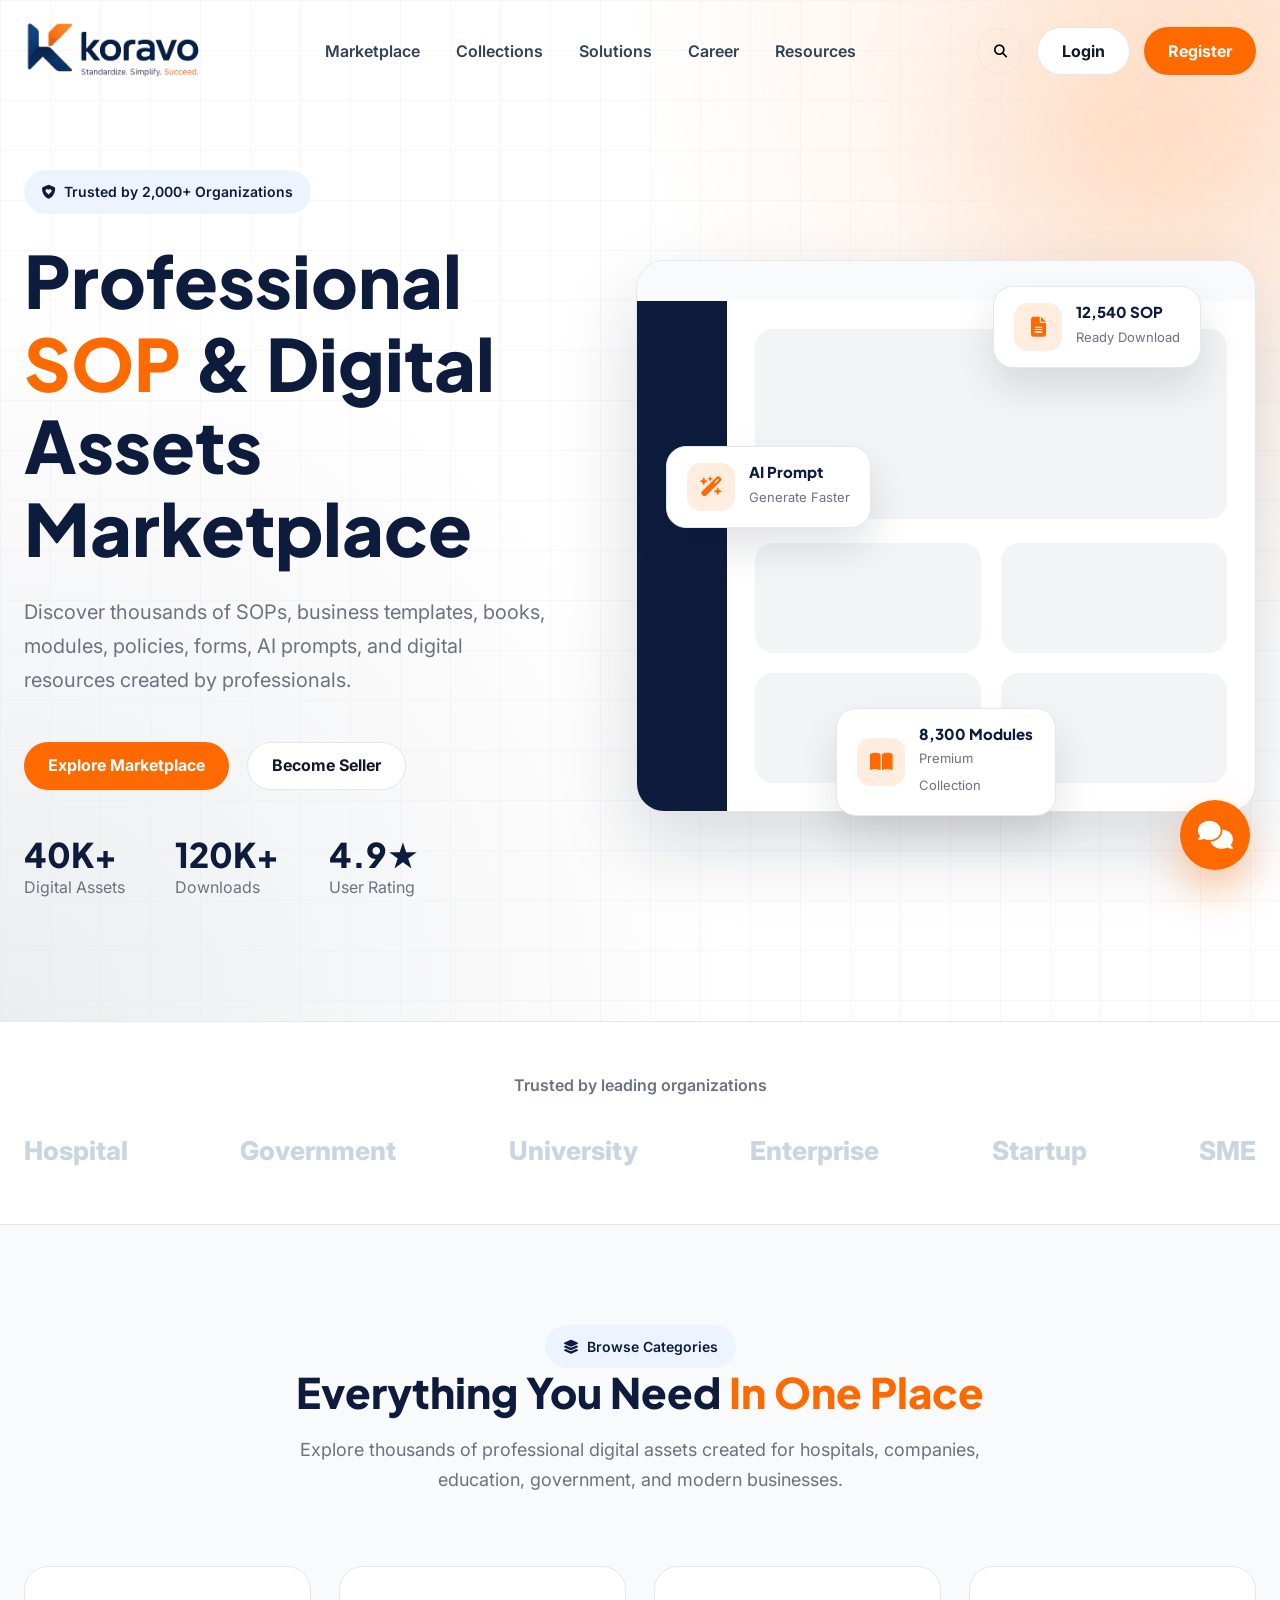
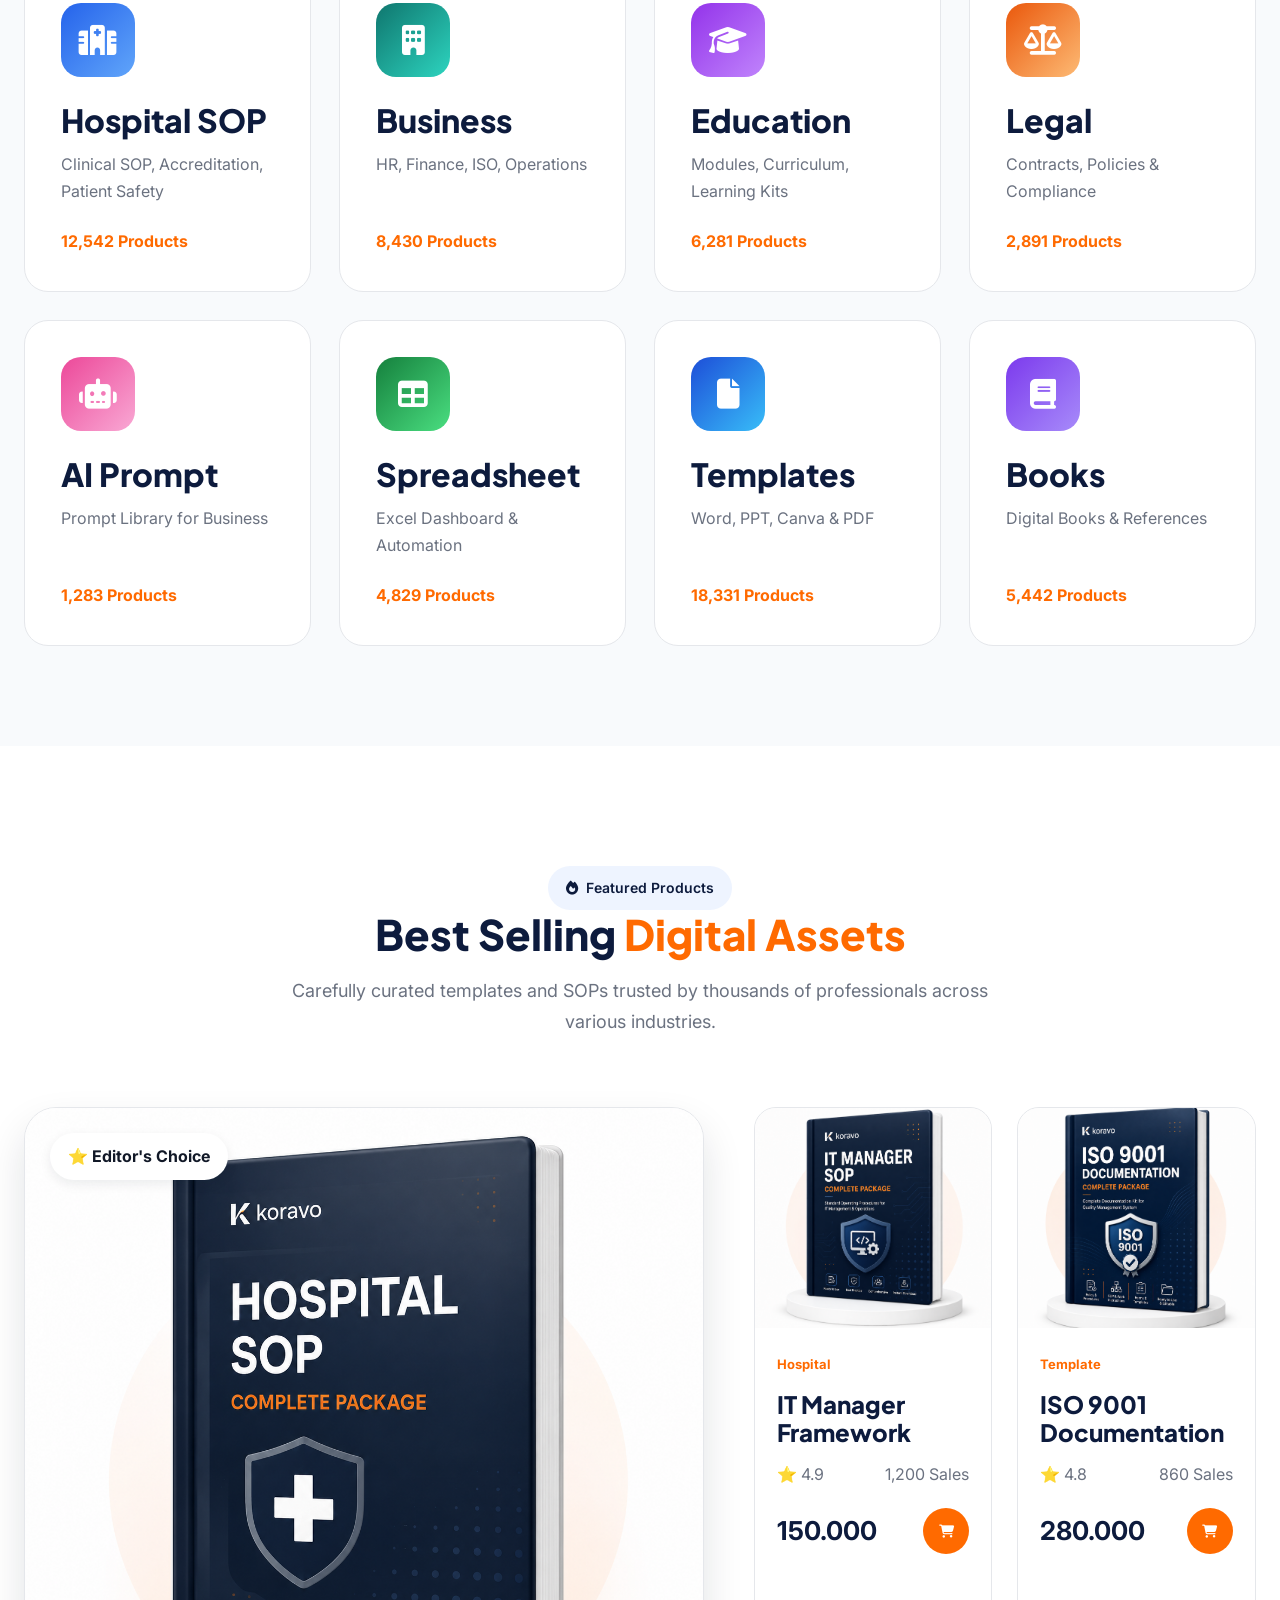
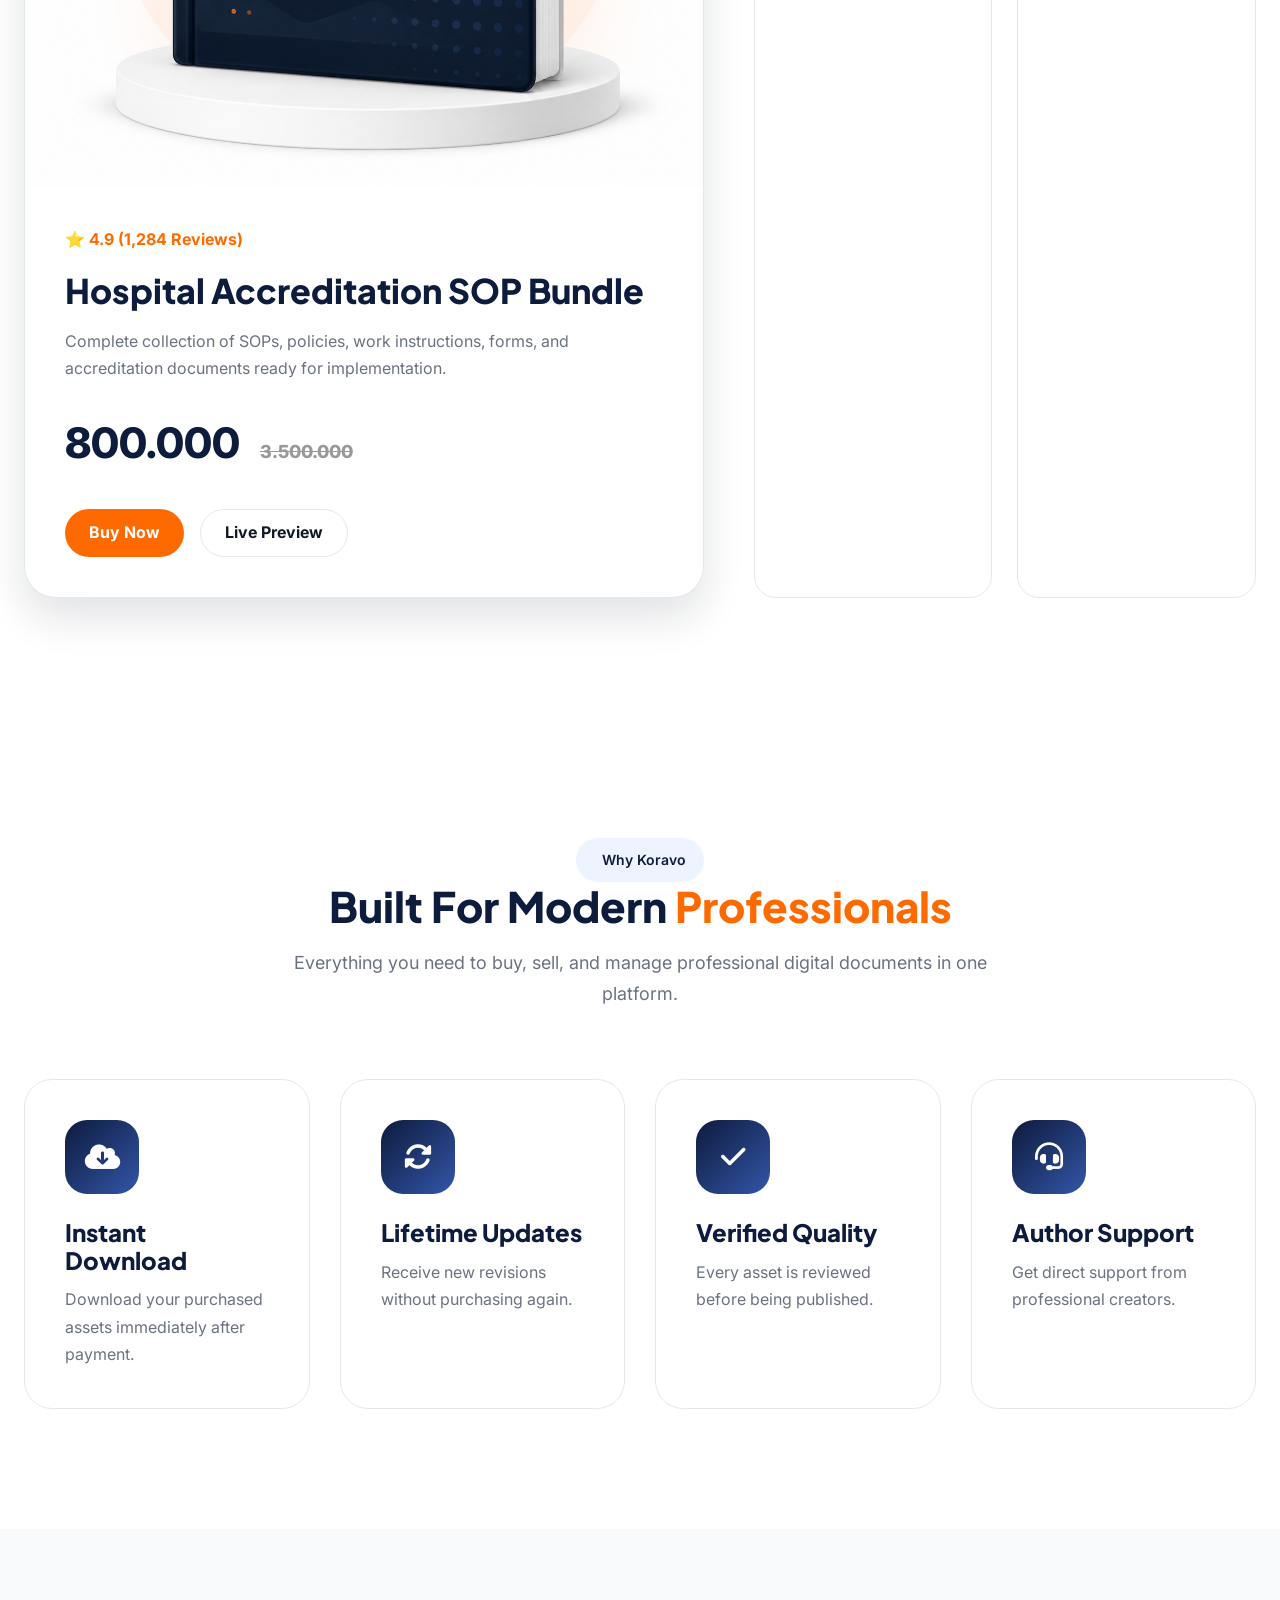
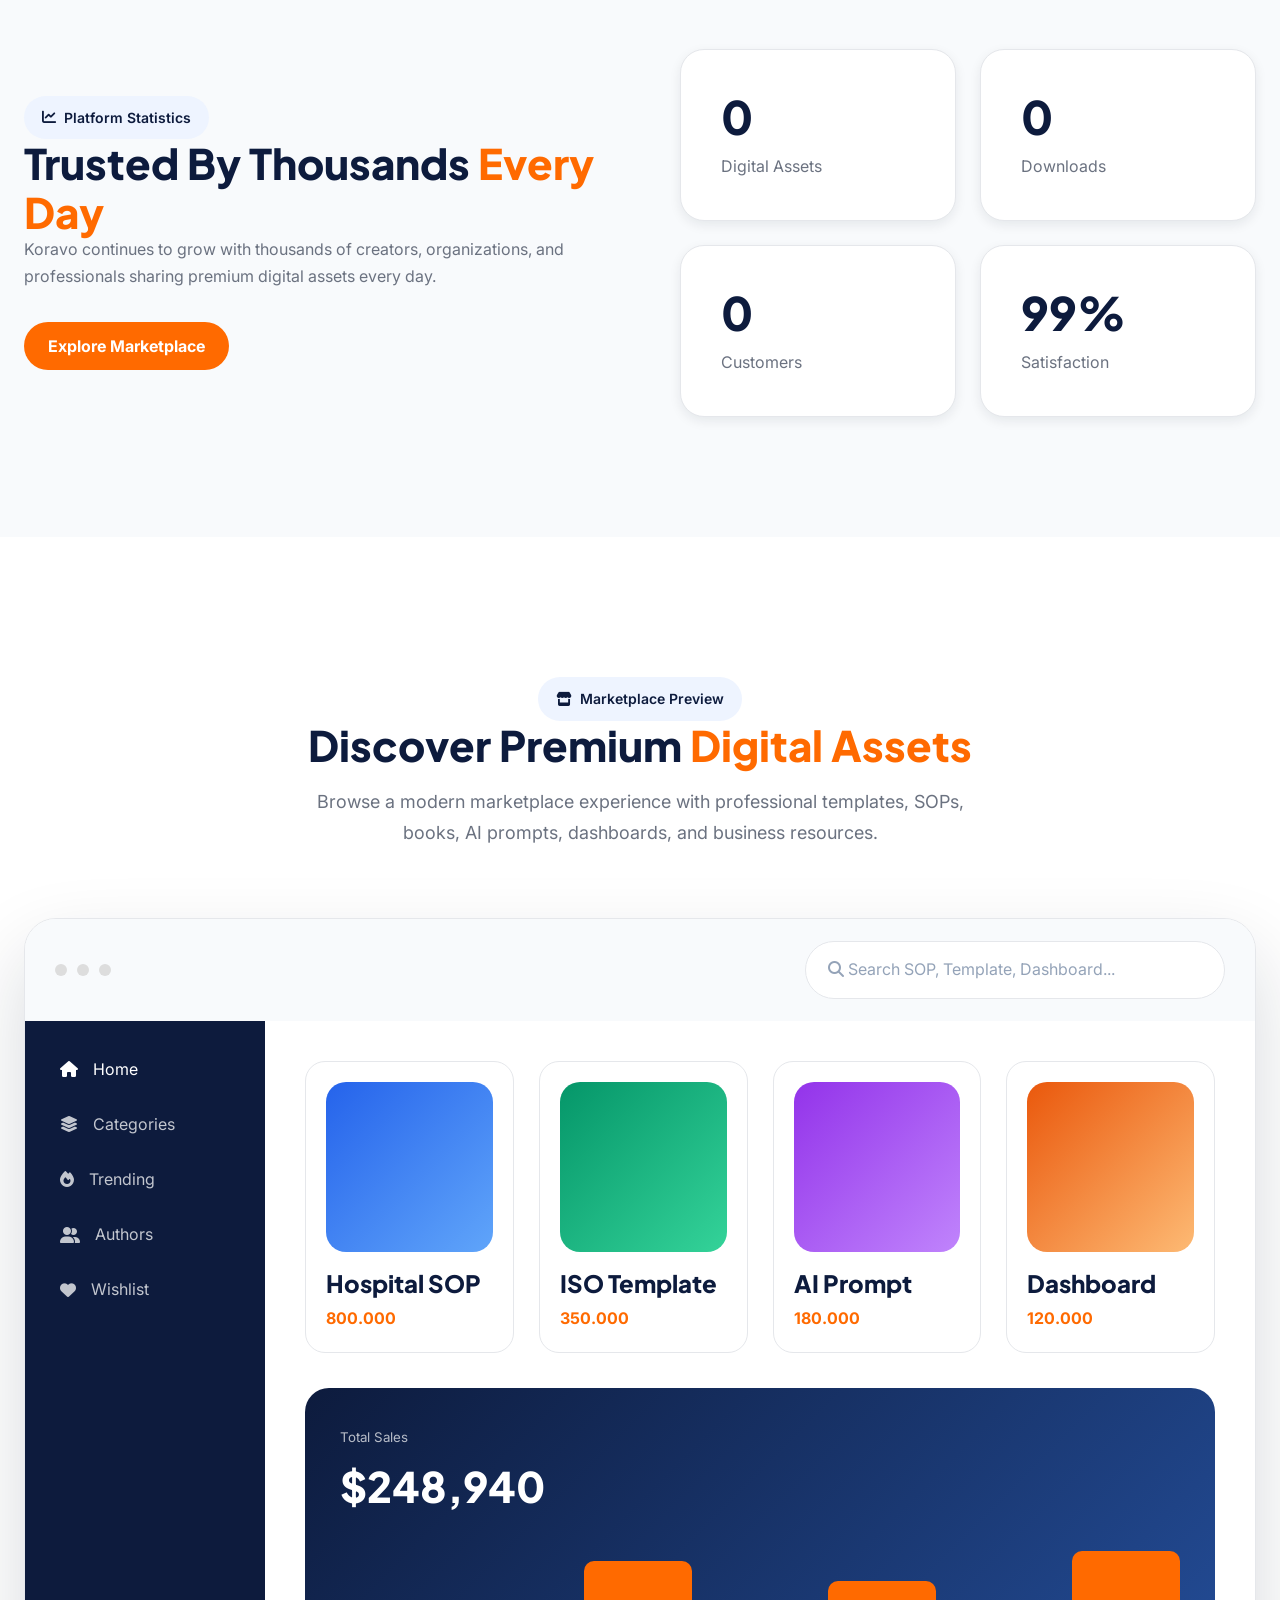
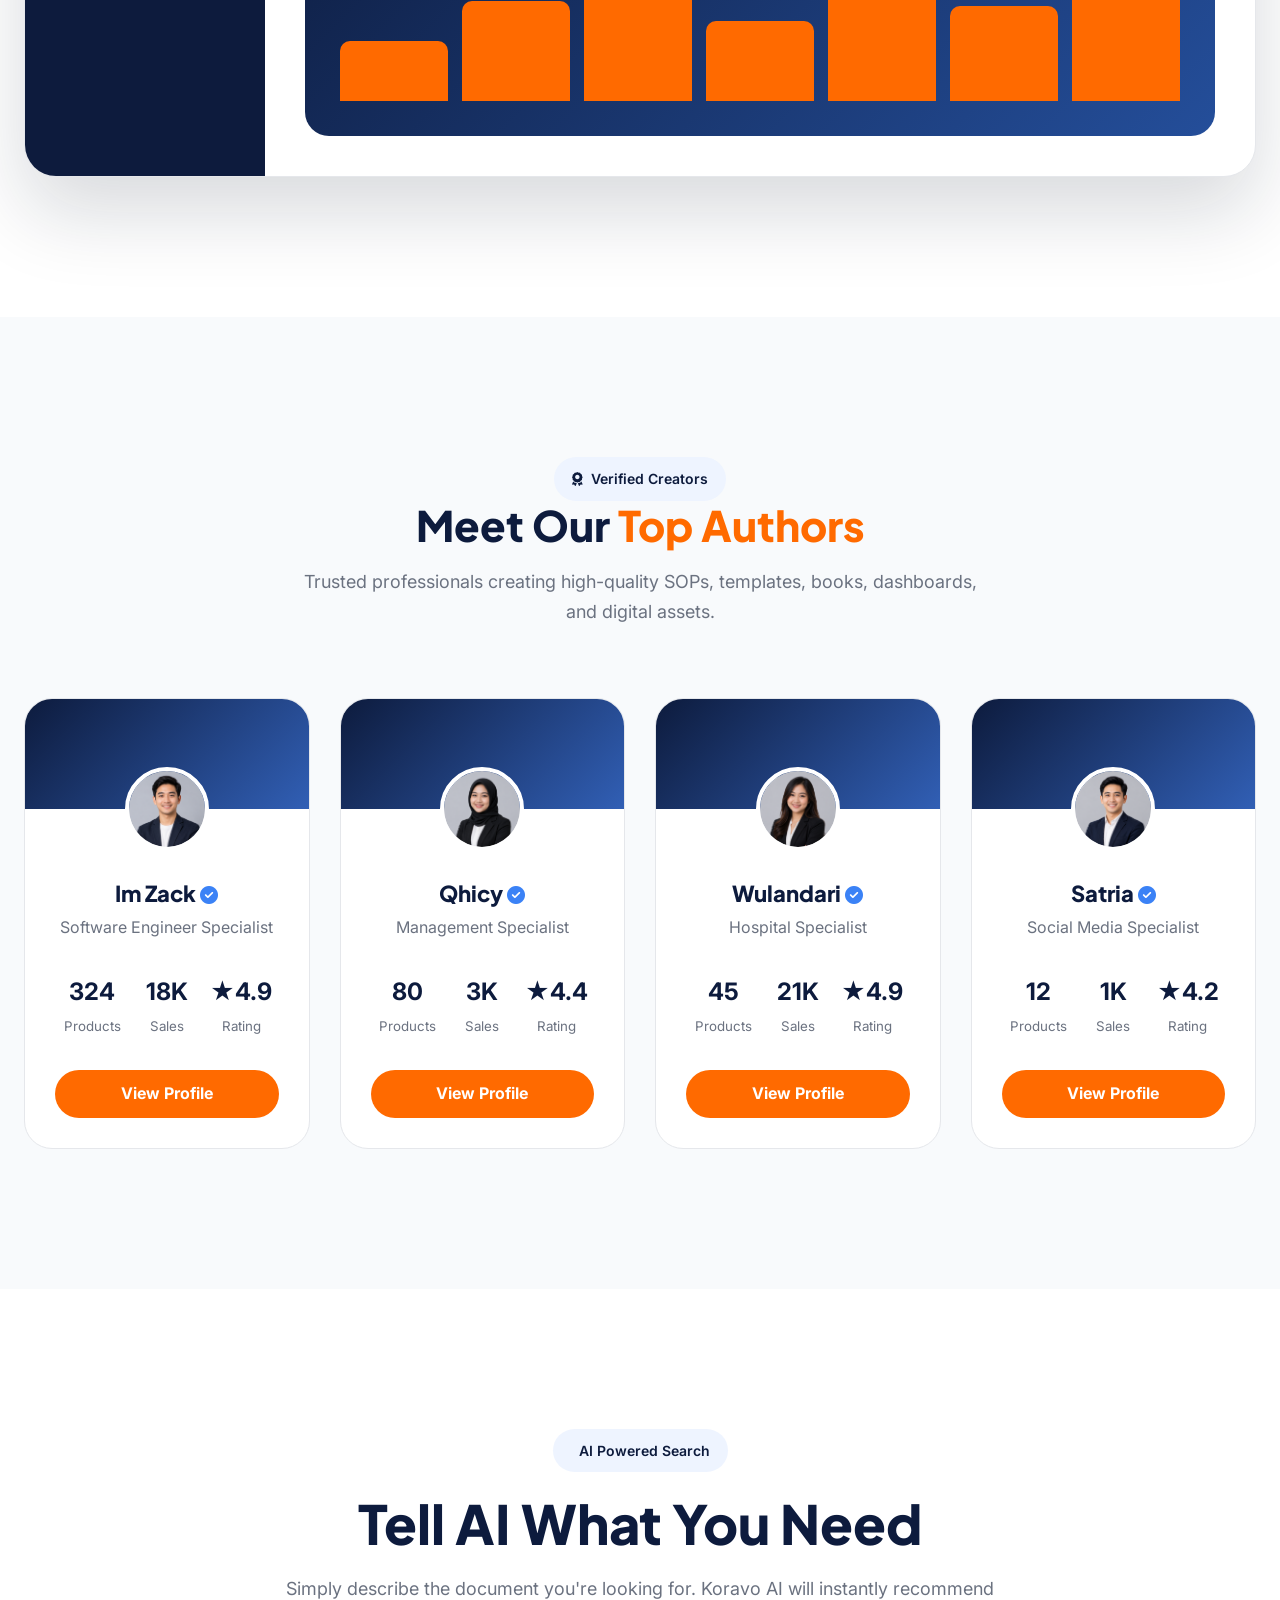
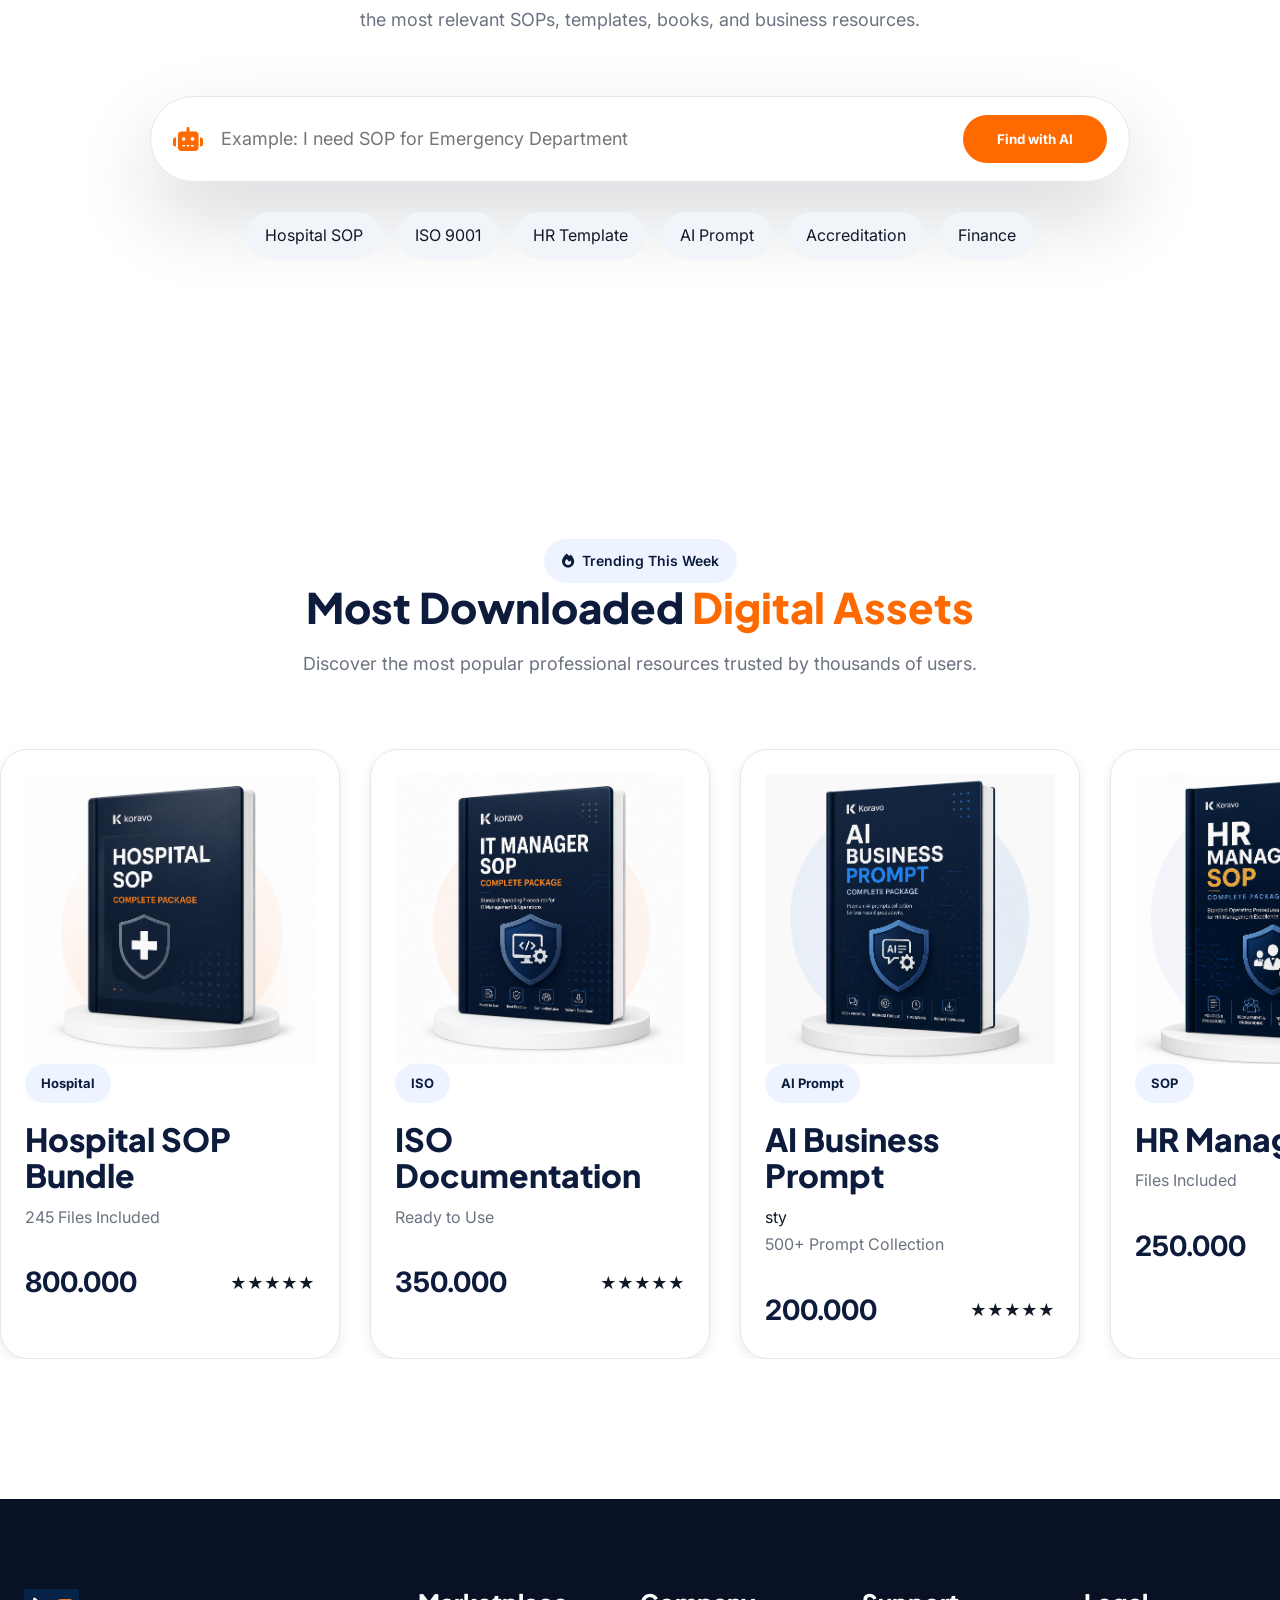
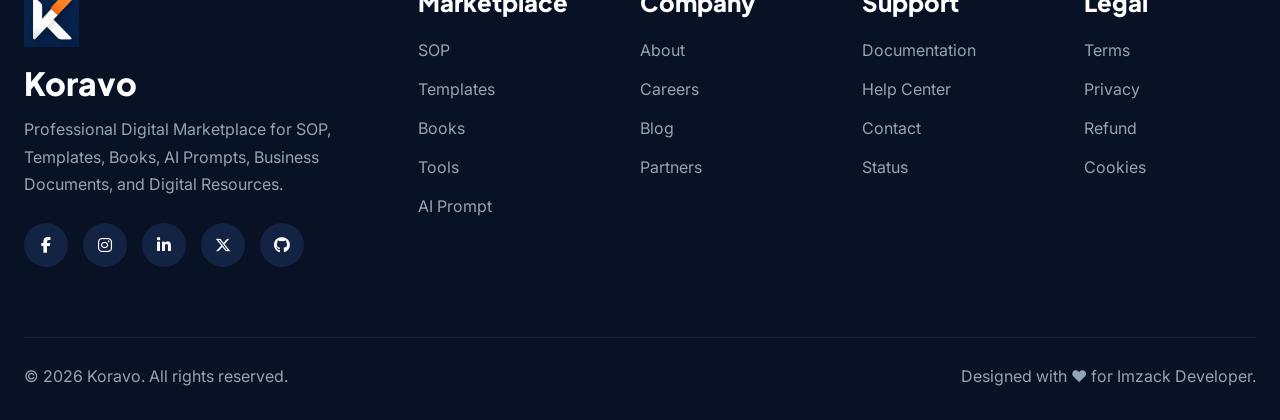
<file: index.html>
<!doctype html>
<html lang="en">
  <head>
    <meta charset="UTF-8" />
    <meta name="viewport" content="width=device-width, initial-scale=1.0" />

    <title>Koravo - Professional Digital Marketplace</title>

    <link rel="stylesheet" href="assets/css/variables.css" />
    <link rel="stylesheet" href="assets/css/style.css" />
    <link rel="stylesheet" href="assets/css/components.css" />
    <link rel="stylesheet" href="assets/css/animations.css" />
    <link rel="stylesheet" href="assets/css/responsive.css" />
    <link rel="icon" type="image/png" href="assets/images/favicon.png" />

    <link
      rel="stylesheet"
      href="https://cdnjs.cloudflare.com/ajax/libs/font-awesome/6.7.2/css/all.min.css"
    />
  </head>
  <body>
    <header class="navbar">
      <div class="container">
        <div class="navbar__wrapper">
          <!-- Logo -->

          <a href="index.html" class="navbar__logo">
            <img src="assets/images/logo.png" alt="Koravo" />
          </a>

          <!-- Menu -->

          <nav class="navbar__menu">
            <ul>
              <li>
                <a href="marketplace.html">Marketplace</a>
              </li>

              <li>
                <a href="collections.html">Collections</a>
              </li>

              <li>
                <a href="solutions.html">Solutions</a>
              </li>

              <li>
                <a href="career.html">Career</a>
              </li>

              <li>
                <a href="resources.html">Resources</a>
              </li>
            </ul>
          </nav>

          <!-- Right -->

          <div class="navbar__right">
            <button class="search-btn">
              <i class="fa-solid fa-magnifying-glass"></i>
            </button>

            <a href="login.html" class="btn btn-light"> Login </a>

            <a href="register.html" class="btn btn-primary"> Register </a>

            <button class="mobile-toggle">
              <i class="fa-solid fa-bars"></i>
            </button>
          </div>
        </div>
      </div>
    </header>
    <!--====================================
    HERO
=====================================-->

    <section class="hero">
      <div class="hero__bg"></div>

      <div class="container">
        <div class="hero__wrapper">
          <!-- LEFT -->

          <div class="hero__content">
            <span class="badge">
              <i class="fa-solid fa-shield-heart"></i>

              Trusted by 2,000+ Organizations
            </span>

            <h1 class="hero__title">
              Professional

              <span class="text-orange"> SOP </span>

              & Digital Assets Marketplace
            </h1>

            <p class="hero__subtitle">
              Discover thousands of SOPs, business templates, books, modules,
              policies, forms, AI prompts, and digital resources created by
              professionals.
            </p>

            <div class="hero__buttons">
              <a href="#" class="btn btn-primary"> Explore Marketplace </a>

              <a href="#" class="btn btn-light"> Become Seller </a>
            </div>

            <div class="hero__stats">
              <div>
                <h3>40K+</h3>

                <span>Digital Assets</span>
              </div>

              <div>
                <h3>120K+</h3>

                <span>Downloads</span>
              </div>

              <div>
                <h3>4.9★</h3>

                <span>User Rating</span>
              </div>
            </div>
          </div>

          <!-- RIGHT -->

          <div class="hero__image">
            <div class="dashboard-card">
              <div class="dashboard-top"></div>

              <span>
                <div class="hero__floating hero__floating--1">
                  <i class="fa-solid fa-file-lines"></i>

                  <div>
                    <h4>12,540 SOP</h4>

                    <span>Ready Download</span>
                  </div>
                </div>
              </span>
              <span>
                <div class="hero__floating hero__floating--2">
                  <i class="fa-solid fa-book-open"></i>

                  <div>
                    <h4>8,300 Modules</h4>

                    <span>Premium Collection</span>
                  </div>
                </div>
              </span>
              <span>
                <div class="hero__floating hero__floating--3">
                  <i class="fa-solid fa-wand-magic-sparkles"></i>

                  <div>
                    <h4>AI Prompt</h4>

                    <span>Generate Faster</span>
                  </div>
                </div>
              </span>

              <div class="dashboard-body">
                <div class="dashboard-sidebar"></div>

                <div class="dashboard-content">
                  <div class="dashboard-box large"></div>

                  <div class="dashboard-grid">
                    <div class="dashboard-box"></div>
                    <div class="dashboard-box"></div>
                    <div class="dashboard-box"></div>
                    <div class="dashboard-box"></div>
                  </div>
                </div>
              </div>
            </div>
          </div>
        </div>
      </div>
    </section>

    <section class="trusted">
      <div class="container">
        <p>Trusted by leading organizations</p>

        <div class="trusted__logos">
          <span>Hospital</span>

          <span>Government</span>

          <span>University</span>

          <span>Enterprise</span>

          <span>Startup</span>

          <span>SME</span>
        </div>
      </div>
    </section>
    <!--=====================================
    CATEGORY
======================================-->

    <section class="category">
      <div class="container">
        <div class="section-title">
          <span class="badge">
            <i class="fa-solid fa-layer-group"></i>

            Browse Categories
          </span>

          <h2>
            Everything You Need
            <span class="text-orange">In One Place</span>
          </h2>

          <p>
            Explore thousands of professional digital assets created for
            hospitals, companies, education, government, and modern businesses.
          </p>
        </div>

        <div class="category__grid">
          <!-- CARD -->

          <div class="category-card">
            <div class="category-card__icon hospital">
              <i class="fa-solid fa-hospital"></i>
            </div>

            <h3>Hospital SOP</h3>

            <p>Clinical SOP, Accreditation, Patient Safety</p>

            <span>12,542 Products</span>
          </div>

          <!-- CARD -->

          <div class="category-card">
            <div class="category-card__icon company">
              <i class="fa-solid fa-building"></i>
            </div>

            <h3>Business</h3>

            <p>HR, Finance, ISO, Operations</p>

            <span>8,430 Products</span>
          </div>

          <!-- CARD -->

          <div class="category-card">
            <div class="category-card__icon education">
              <i class="fa-solid fa-graduation-cap"></i>
            </div>

            <h3>Education</h3>

            <p>Modules, Curriculum, Learning Kits</p>

            <span>6,281 Products</span>
          </div>

          <!-- CARD -->

          <div class="category-card">
            <div class="category-card__icon legal">
              <i class="fa-solid fa-scale-balanced"></i>
            </div>

            <h3>Legal</h3>

            <p>Contracts, Policies & Compliance</p>

            <span>2,891 Products</span>
          </div>

          <!-- CARD -->

          <div class="category-card">
            <div class="category-card__icon ai">
              <i class="fa-solid fa-robot"></i>
            </div>

            <h3>AI Prompt</h3>

            <p>Prompt Library for Business</p>

            <span>1,283 Products</span>
          </div>

          <!-- CARD -->

          <div class="category-card">
            <div class="category-card__icon excel">
              <i class="fa-solid fa-table"></i>
            </div>

            <h3>Spreadsheet</h3>

            <p>Excel Dashboard & Automation</p>

            <span>4,829 Products</span>
          </div>

          <!-- CARD -->

          <div class="category-card">
            <div class="category-card__icon template">
              <i class="fa-solid fa-file"></i>
            </div>

            <h3>Templates</h3>

            <p>Word, PPT, Canva & PDF</p>

            <span>18,331 Products</span>
          </div>

          <!-- CARD -->

          <div class="category-card">
            <div class="category-card__icon books">
              <i class="fa-solid fa-book"></i>
            </div>

            <h3>Books</h3>

            <p>Digital Books & References</p>

            <span>5,442 Products</span>
          </div>
        </div>
      </div>
    </section>
    <!--=====================================
    FEATURED PRODUCTS
======================================-->

    <section class="featured">
      <div class="container">
        <div class="section-title">
          <span class="badge">
            <i class="fa-solid fa-fire"></i>

            Featured Products
          </span>

          <h2>
            Best Selling
            <span class="text-orange">Digital Assets</span>
          </h2>

          <p>
            Carefully curated templates and SOPs trusted by thousands of
            professionals across various industries.
          </p>
        </div>

        <div class="featured__wrapper">
          <!-- LEFT -->

          <div class="featured-highlight">
            <div class="featured-highlight__image">
              <img src="assets/images/preview1.png" alt="Featured Product" />

              <span class="featured-label"> ⭐ Editor's Choice </span>
            </div>

            <div class="featured-highlight__content">
              <div class="featured-meta">⭐ 4.9 (1,284 Reviews)</div>

              <h3>Hospital Accreditation SOP Bundle</h3>

              <p>
                Complete collection of SOPs, policies, work instructions, forms,
                and accreditation documents ready for implementation.
              </p>

              <div class="featured-price">
                800.000

                <small>3.500.000</small>
              </div>

              <div class="featured-buttons">
                <a href="#" class="btn btn-primary"> Buy Now </a>

                <a href="#" class="btn btn-light"> Live Preview </a>
              </div>
            </div>
          </div>

          <!-- RIGHT -->

          <div class="product-grid">
            <!-- CARD -->

            <div class="product-card">
              <img src="assets/images/product1.png" />

              <div class="product-card__body">
                <span class="product-category"> Hospital </span>

                <h4>IT Manager Framework</h4>

                <div class="product-info">
                  ⭐ 4.9

                  <span> 1,200 Sales </span>
                </div>

                <div class="product-footer">
                  <strong> 150.000 </strong>

                  <button>
                    <i class="fa-solid fa-cart-shopping"></i>
                  </button>
                </div>
              </div>
            </div>

            <!-- CARD -->

            <div class="product-card">
              <img src="assets/images/product2.png" />

              <div class="product-card__body">
                <span class="product-category"> Template </span>

                <h4>ISO 9001 Documentation</h4>

                <div class="product-info">
                  ⭐ 4.8

                  <span> 860 Sales </span>
                </div>

                <div class="product-footer">
                  <strong> 280.000 </strong>

                  <button>
                    <i class="fa-solid fa-cart-shopping"></i>
                  </button>
                </div>
              </div>
            </div>

            <!-- Tambahkan card lain dengan pola yang sama -->
          </div>
        </div>
      </div>
    </section>
    <!--=====================================
        WHY KORAVO
======================================-->

    <section class="why">
      <div class="container">
        <div class="section-title">
          <span class="badge">
            <i class="fa-solid fa-sparkles"></i>

            Why Koravo
          </span>

          <h2>
            Built For Modern
            <span class="text-orange"> Professionals </span>
          </h2>

          <p>
            Everything you need to buy, sell, and manage professional digital
            documents in one platform.
          </p>
        </div>

        <div class="why__grid">
          <!-- CARD -->

          <div class="why-card">
            <div class="why-card__icon">
              <i class="fa-solid fa-cloud-arrow-down"></i>
            </div>

            <h3>Instant Download</h3>

            <p>Download your purchased assets immediately after payment.</p>
          </div>

          <!-- CARD -->

          <div class="why-card">
            <div class="why-card__icon">
              <i class="fa-solid fa-rotate"></i>
            </div>

            <h3>Lifetime Updates</h3>

            <p>Receive new revisions without purchasing again.</p>
          </div>

          <!-- CARD -->

          <div class="why-card">
            <div class="why-card__icon">
              <i class="fa-solid fa-check"></i>
            </div>

            <h3>Verified Quality</h3>

            <p>Every asset is reviewed before being published.</p>
          </div>

          <!-- CARD -->

          <div class="why-card">
            <div class="why-card__icon">
              <i class="fa-solid fa-headset"></i>
            </div>

            <h3>Author Support</h3>

            <p>Get direct support from professional creators.</p>
          </div>
        </div>
      </div>
    </section>
    <!--=====================================
        PLATFORM STATS
======================================-->

    <section class="stats">
      <div class="container">
        <div class="stats__wrapper">
          <!-- LEFT -->

          <div class="stats__content">
            <span class="badge">
              <i class="fa-solid fa-chart-line"></i>

              Platform Statistics
            </span>

            <h2>
              Trusted By Thousands
              <span class="text-orange"> Every Day </span>
            </h2>

            <p>
              Koravo continues to grow with thousands of creators,
              organizations, and professionals sharing premium digital assets
              every day.
            </p>

            <a href="#" class="btn btn-primary mt-4"> Explore Marketplace </a>
          </div>

          <!-- RIGHT -->

          <div class="stats-dashboard">
            <div class="stats-card">
              <h3 class="counter" data-target="42000">0</h3>

              <p>Digital Assets</p>
            </div>

            <div class="stats-card">
              <h3 class="counter" data-target="128000">0</h3>

              <p>Downloads</p>
            </div>

            <div class="stats-card">
              <h3 class="counter" data-target="15420">0</h3>

              <p>Customers</p>
            </div>

            <div class="stats-card">
              <h3>99%</h3>

              <p>Satisfaction</p>
            </div>
          </div>
        </div>
      </div>
    </section>
    <!--=====================================
        MARKETPLACE PREVIEW
======================================-->

    <section class="market-preview">
      <div class="container">
        <div class="section-title">
          <span class="badge">
            <i class="fa-solid fa-store"></i>

            Marketplace Preview
          </span>

          <h2>
            Discover Premium
            <span class="text-orange"> Digital Assets </span>
          </h2>

          <p>
            Browse a modern marketplace experience with professional templates,
            SOPs, books, AI prompts, dashboards, and business resources.
          </p>
        </div>

        <div class="market-window">
          <!-- Header -->

          <div class="market-window__header">
            <div class="window-action">
              <span></span>
              <span></span>
              <span></span>
            </div>

            <div class="market-search">
              <i class="fa-solid fa-magnifying-glass"></i>

              Search SOP, Template, Dashboard...
            </div>
          </div>

          <!-- Body -->

          <div class="market-window__body">
            <aside class="market-sidebar">
              <ul>
                <li class="active">
                  <i class="fa-solid fa-house"></i>
                  Home
                </li>

                <li>
                  <i class="fa-solid fa-layer-group"></i>
                  Categories
                </li>

                <li>
                  <i class="fa-solid fa-fire"></i>
                  Trending
                </li>

                <li>
                  <i class="fa-solid fa-user-group"></i>
                  Authors
                </li>

                <li>
                  <i class="fa-solid fa-heart"></i>
                  Wishlist
                </li>
              </ul>
            </aside>

            <div class="market-content">
              <div class="market-grid">
                <div class="mini-product">
                  <div class="thumb thumb-blue"></div>

                  <h4>Hospital SOP</h4>

                  <span>800.000</span>
                </div>

                <div class="mini-product">
                  <div class="thumb thumb-green"></div>

                  <h4>ISO Template</h4>

                  <span>350.000</span>
                </div>

                <div class="mini-product">
                  <div class="thumb thumb-purple"></div>

                  <h4>AI Prompt</h4>

                  <span>180.000</span>
                </div>

                <div class="mini-product">
                  <div class="thumb thumb-orange"></div>

                  <h4>Dashboard</h4>

                  <span>120.000</span>
                </div>
              </div>

              <div class="sales-card">
                <div>
                  <small>Total Sales</small>

                  <h2>$248,940</h2>
                </div>

                <div class="chart">
                  <span></span>

                  <span></span>

                  <span></span>

                  <span></span>

                  <span></span>

                  <span></span>

                  <span></span>
                </div>
              </div>
            </div>
          </div>
        </div>
      </div>
    </section>
    <!--=====================================
        TOP AUTHORS
======================================-->

    <section class="authors">
      <div class="container">
        <div class="section-title">
          <span class="badge">
            <i class="fa-solid fa-award"></i>

            Verified Creators
          </span>

          <h2>
            Meet Our
            <span class="text-orange"> Top Authors </span>
          </h2>

          <p>
            Trusted professionals creating high-quality SOPs, templates, books,
            dashboards, and digital assets.
          </p>
        </div>

        <div class="authors__grid">
          <!-- AUTHOR -->

          <div class="author-card">
            <div class="author-card__cover"></div>

            <div class="author-card__avatar">
              <img src="assets/images/avatar1.png" alt="" />
            </div>

            <div class="author-card__body">
              <h3>
                Im Zack

                <i class="fa-solid fa-circle-check"></i>
              </h3>

              <span> Software Engineer Specialist </span>

              <div class="author-stats">
                <div>
                  <strong> 324 </strong>

                  <small> Products </small>
                </div>

                <div>
                  <strong> 18K </strong>

                  <small> Sales </small>
                </div>

                <div>
                  <strong> ★4.9 </strong>

                  <small> Rating </small>
                </div>
              </div>

              <a href="#" class="btn btn-primary w-100"> View Profile </a>
            </div>
          </div>

          <div class="author-card">
            <div class="author-card__cover"></div>

            <div class="author-card__avatar">
              <img src="assets/images/avatar2.png" alt="" />
            </div>

            <div class="author-card__body">
              <h3>
                Qhicy

                <i class="fa-solid fa-circle-check"></i>
              </h3>

              <span> Management Specialist </span>

              <div class="author-stats">
                <div>
                  <strong> 80 </strong>

                  <small> Products </small>
                </div>

                <div>
                  <strong> 3K </strong>

                  <small> Sales </small>
                </div>

                <div>
                  <strong> ★4.4 </strong>

                  <small> Rating </small>
                </div>
              </div>

              <a href="#" class="btn btn-primary w-100"> View Profile </a>
            </div>
          </div>

          <div class="author-card">
            <div class="author-card__cover"></div>

            <div class="author-card__avatar">
              <img src="assets/images/avatar3.png" alt="" />
            </div>

            <div class="author-card__body">
              <h3>
                Wulandari

                <i class="fa-solid fa-circle-check"></i>
              </h3>

              <span> Hospital Specialist </span>

              <div class="author-stats">
                <div>
                  <strong> 45 </strong>

                  <small> Products </small>
                </div>

                <div>
                  <strong> 21K </strong>

                  <small> Sales </small>
                </div>

                <div>
                  <strong> ★4.9 </strong>

                  <small> Rating </small>
                </div>
              </div>

              <a href="#" class="btn btn-primary w-100"> View Profile </a>
            </div>
          </div>

          <div class="author-card">
            <div class="author-card__cover"></div>

            <div class="author-card__avatar">
              <img src="assets/images/avatar4.png" alt="" />
            </div>

            <div class="author-card__body">
              <h3>
                Satria

                <i class="fa-solid fa-circle-check"></i>
              </h3>

              <span> Social Media Specialist </span>

              <div class="author-stats">
                <div>
                  <strong> 12 </strong>

                  <small> Products </small>
                </div>

                <div>
                  <strong> 1K </strong>

                  <small> Sales </small>
                </div>

                <div>
                  <strong> ★4.2 </strong>

                  <small> Rating </small>
                </div>
              </div>

              <a href="#" class="btn btn-primary w-100"> View Profile </a>
            </div>
          </div>

          <!-- Copy 3 author-card lagi -->
        </div>
      </div>
    </section>
    <!--=====================================
        AI SEARCH
======================================-->

    <section class="ai-search">
      <div class="container">
        <div class="ai-search__wrapper">
          <div class="ai-search__content">
            <span class="badge">
              <i class="fa-solid fa-sparkles"></i>

              AI Powered Search
            </span>

            <h2>Tell AI What You Need</h2>

            <p>
              Simply describe the document you're looking for. Koravo AI will
              instantly recommend the most relevant SOPs, templates, books, and
              business resources.
            </p>
          </div>

          <div class="ai-search__box">
            <div class="search-input">
              <i class="fa-solid fa-robot"></i>

              <input
                type="text"
                placeholder="Example: I need SOP for Emergency Department"
              />

              <button>Find with AI</button>
            </div>

            <div class="search-tags">
              <span>Hospital SOP</span>

              <span>ISO 9001</span>

              <span>HR Template</span>

              <span>AI Prompt</span>

              <span>Accreditation</span>

              <span>Finance</span>
            </div>
          </div>
        </div>
      </div>
    </section>
    <!--=====================================
        TRENDING PRODUCTS
======================================-->

    <section class="trending">
      <div class="container">
        <div class="section-title">
          <span class="badge">
            <i class="fa-solid fa-fire"></i>

            Trending This Week
          </span>

          <h2>
            Most Downloaded
            <span class="text-orange"> Digital Assets </span>
          </h2>

          <p>
            Discover the most popular professional resources trusted by
            thousands of users.
          </p>
        </div>
      </div>

      <div class="marquee">
        <div class="marquee__content">
          <!-- CARD -->

          <div class="showcase-card">
            <img src="assets/images/preview1.png" alt="" />
            <span class="label"> Hospital </span>

            <h3>Hospital SOP Bundle</h3>

            <p>245 Files Included</p>

            <div class="showcase-footer">
              <strong> 800.000 </strong>

              <span> ★★★★★ </span>
            </div>
          </div>

          <!-- Copy card sebanyak yang dibutuhkan -->

          <div class="showcase-card">
            <img src="assets/images/product1.png" alt="" />

            <span class="label"> ISO </span>

            <h3>ISO Documentation</h3>

            <p>Ready to Use</p>

            <div class="showcase-footer">
              <strong>350.000</strong>

              <span>★★★★★</span>
            </div>
          </div>

          <div class="showcase-card">
            <img src="assets/images/product3.png" alt="" />

            <span class="label"> AI Prompt </span>

            <h3>AI Business Prompt</h3>
            sty

            <p>500+ Prompt Collection</p>

            <div class="showcase-footer">
              <strong>200.000</strong>

              <span>★★★★★</span>
            </div>
          </div>

          <div class="showcase-card">
            <img src="assets/images/product4.png" alt="" />

            <span class="label"> SOP </span>

            <h3>HR Manager SOP</h3>

            <p>Files Included</p>

            <div class="showcase-footer">
              <strong>250.000</strong>

              <span>★★★★★</span>
            </div>
          </div>

          <!-- Duplicate cards untuk infinite loop -->
        </div>
      </div>
    </section>
    <!--=====================================
    FOOTER
======================================-->

    <footer class="footer">
      <div class="container">
        <div class="footer__top">
          <div class="footer-brand">
            <img src="assets/images/favicon.png" alt="Koravo" />

            <h3>Koravo</h3>

            <p>
              Professional Digital Marketplace for SOP, Templates, Books, AI
              Prompts, Business Documents, and Digital Resources.
            </p>

            <div class="footer-social">
              <a href="#"><i class="fab fa-facebook-f"></i></a>

              <a href="#"><i class="fab fa-instagram"></i></a>

              <a href="#"><i class="fab fa-linkedin-in"></i></a>

              <a href="#"><i class="fab fa-x-twitter"></i></a>

              <a href="#"><i class="fab fa-github"></i></a>
            </div>
          </div>

          <div class="footer-links">
            <h4>Marketplace</h4>

            <a href="#">SOP</a>

            <a href="#">Templates</a>

            <a href="#">Books</a>

            <a href="#">Tools</a>

            <a href="#">AI Prompt</a>
          </div>

          <div class="footer-links">
            <h4>Company</h4>

            <a href="#">About</a>

            <a href="#">Careers</a>

            <a href="#">Blog</a>

            <a href="#">Partners</a>
          </div>

          <div class="footer-links">
            <h4>Support</h4>

            <a href="#">Documentation</a>

            <a href="#">Help Center</a>

            <a href="#">Contact</a>

            <a href="#">Status</a>
          </div>

          <div class="footer-links">
            <h4>Legal</h4>

            <a href="#">Terms</a>

            <a href="#">Privacy</a>

            <a href="#">Refund</a>

            <a href="#">Cookies</a>
          </div>
        </div>

        <div class="footer-bottom">
          <span> © 2026 Koravo. All rights reserved. </span>

          <span> Designed with ❤️ for Imzack Developer. </span>
        </div>
      </div>
    </footer>
    <!--=====================================
    FLOATING CHAT
======================================-->
    <a href="#" class="floating-chat">
      <i class="fa-solid fa-comments"></i>
    </a>
    <button id="backToTop">
      <i class="fa-solid fa-arrow-up"></i>
    </button>
  </body>
</html>
</file>
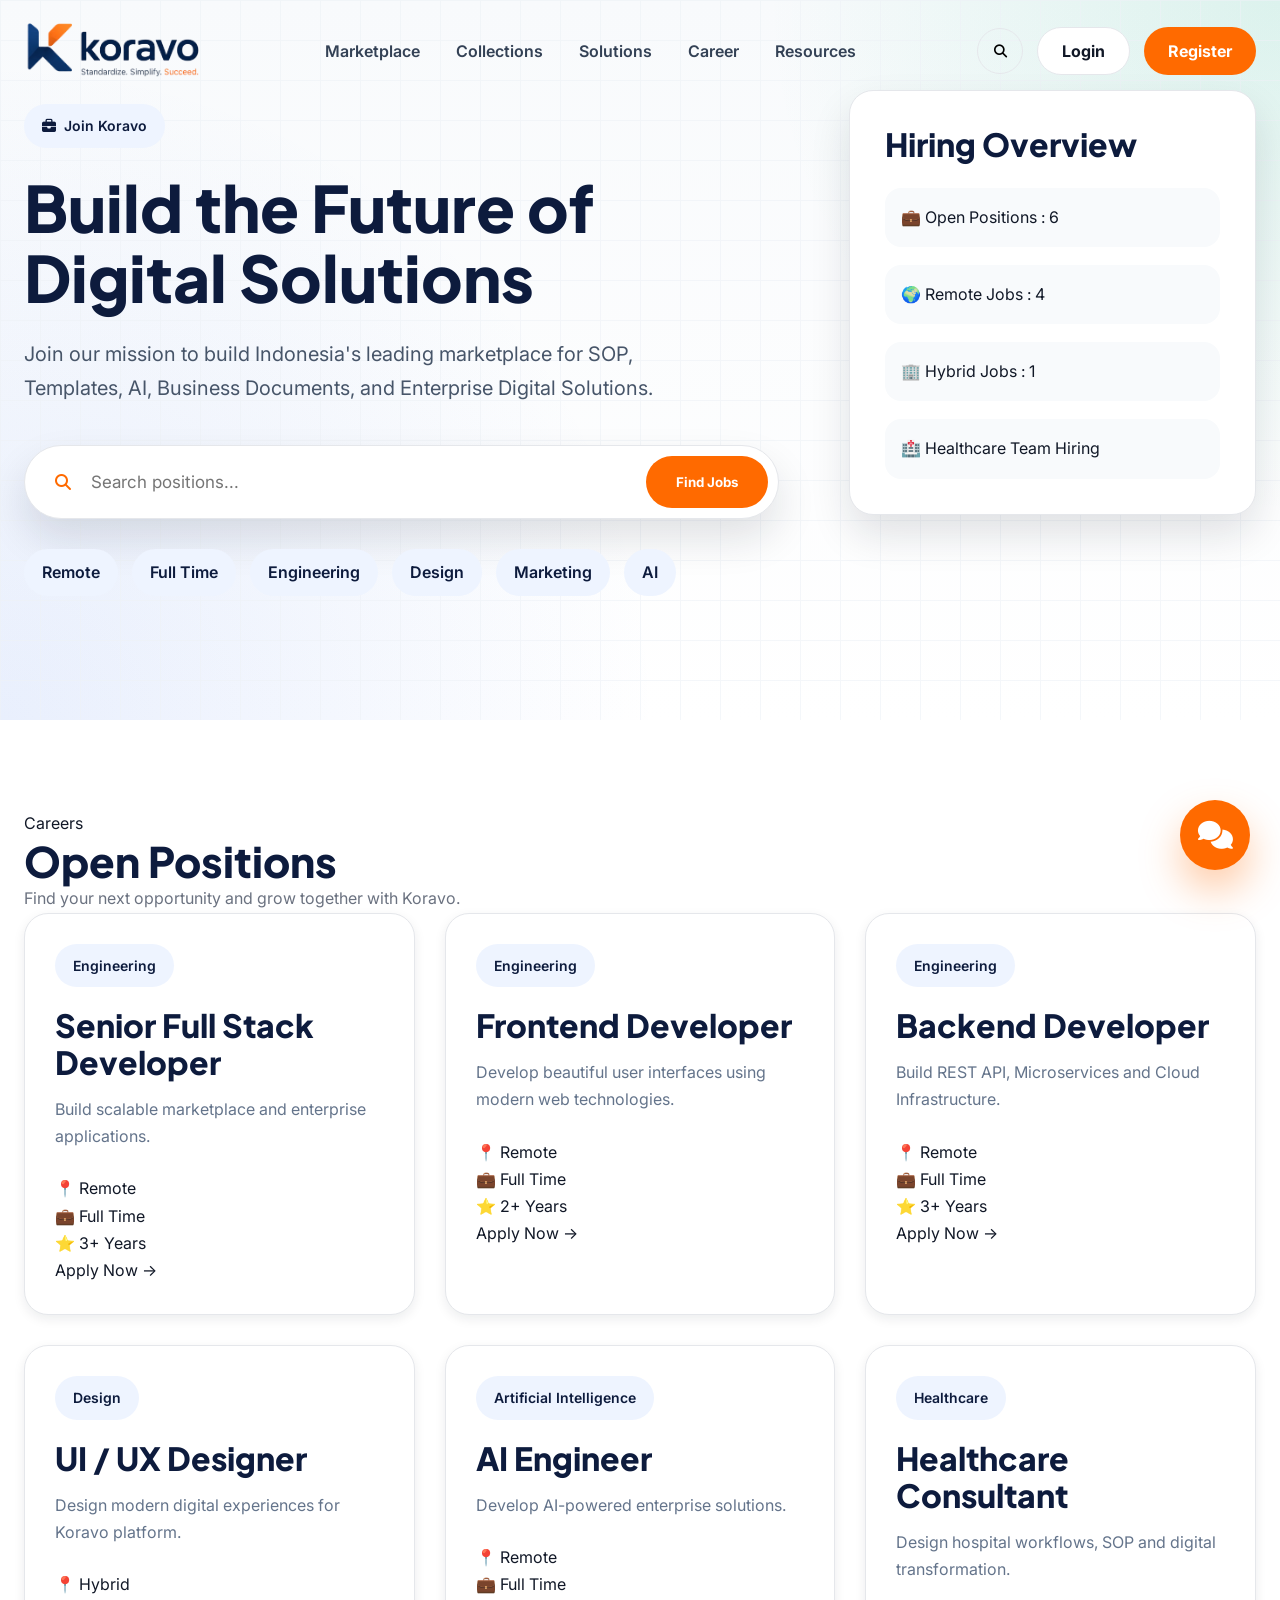
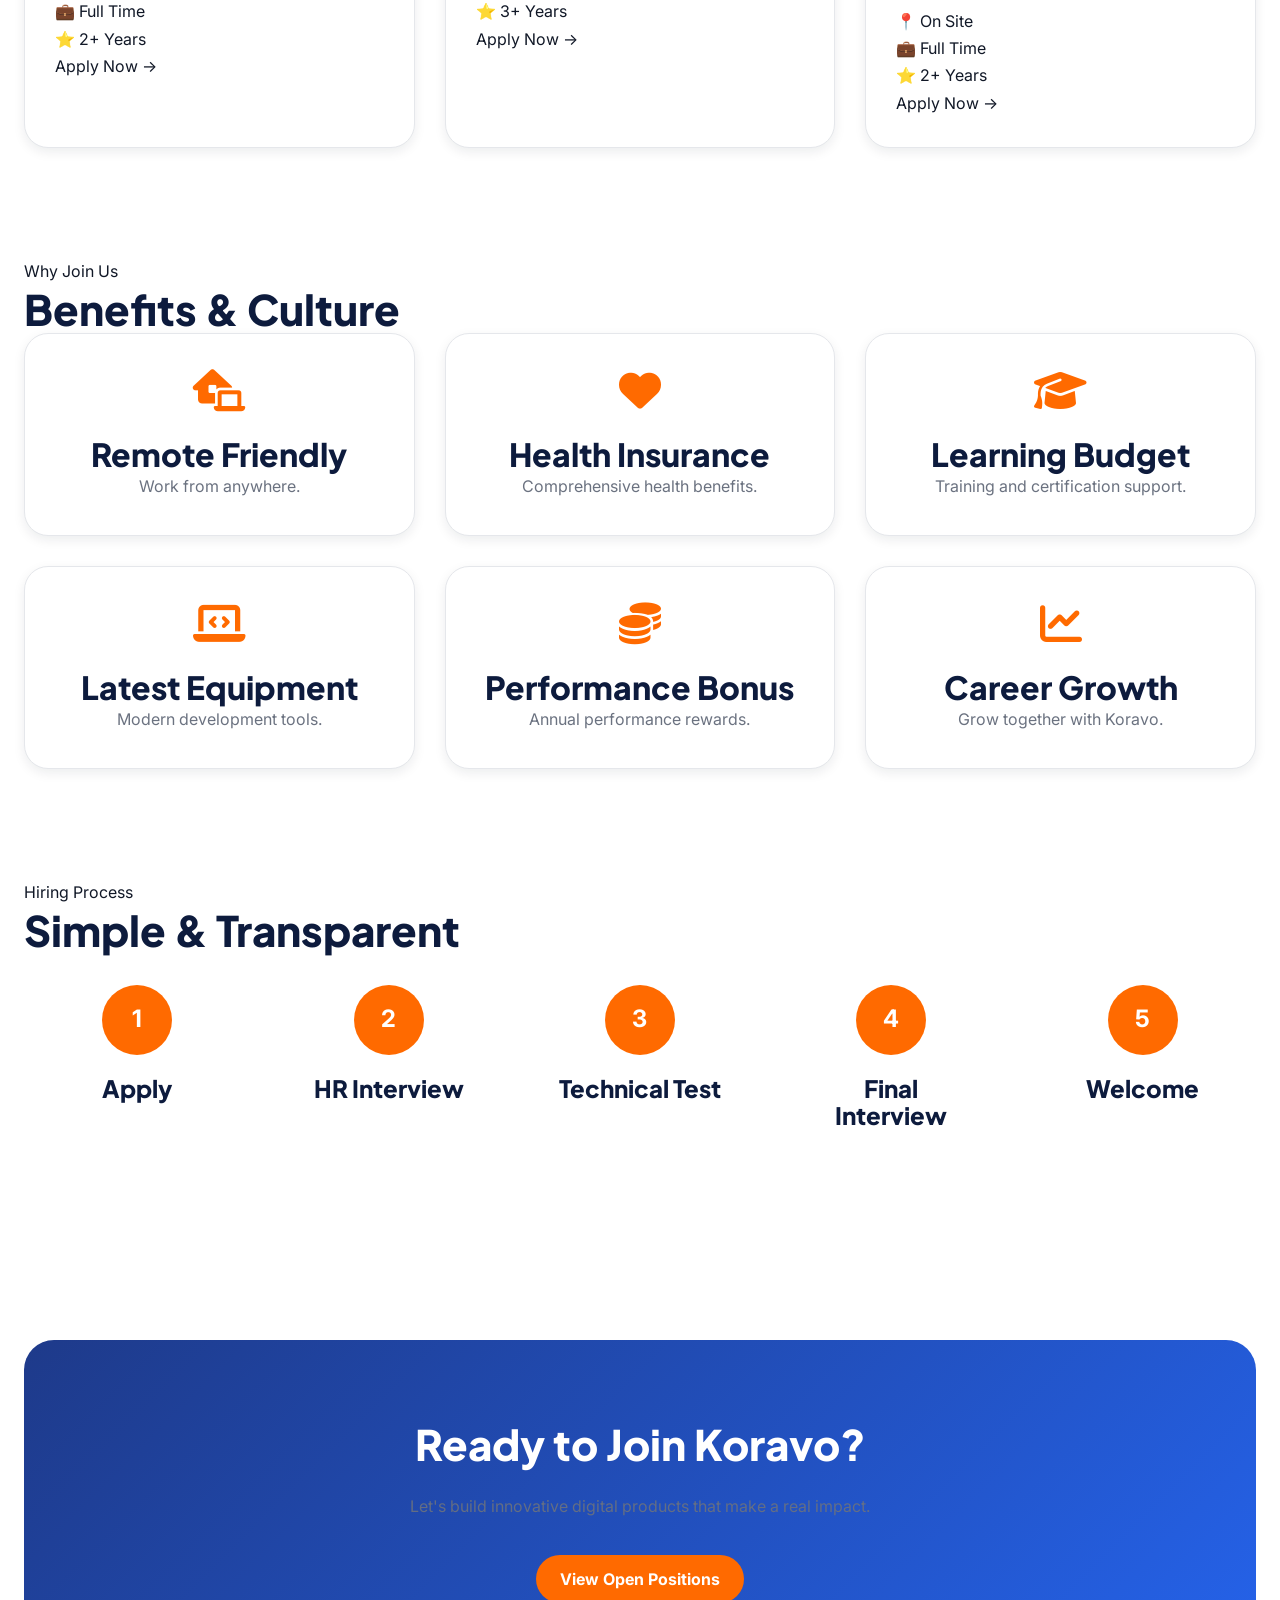
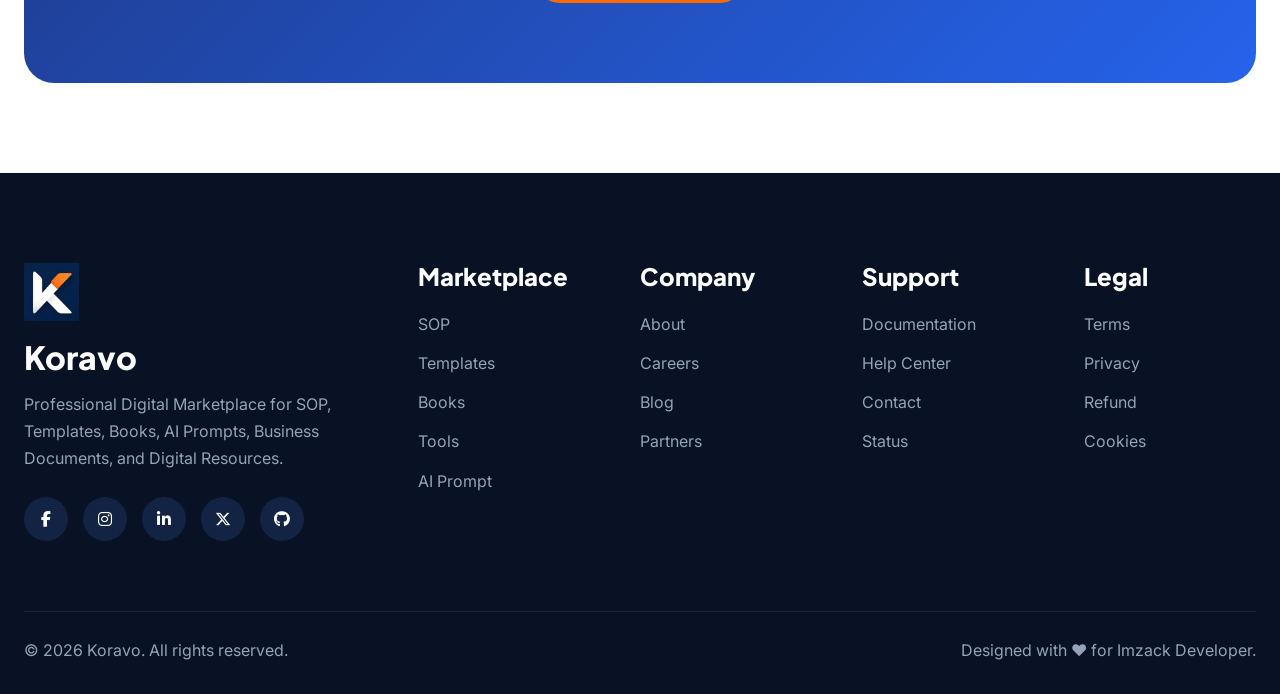
<file: career.html>
<!doctype html>
<html lang="en">
  <head>
    <meta charset="UTF-8" />
    <meta name="viewport" content="width=device-width, initial-scale=1.0" />

    <title>Koravo - Professional Digital Marketplace</title>

    <link rel="stylesheet" href="assets/css/variables.css" />
    <link rel="stylesheet" href="assets/css/style.css" />
    <link rel="stylesheet" href="assets/css/components.css" />
    <link rel="stylesheet" href="assets/css/animations.css" />
    <link rel="stylesheet" href="assets/css/responsive.css" />
    <link rel="stylesheet" href="assets/css/career.css" />
    <link rel="icon" type="image/png" href="assets/images/favicon.png" />

    <link
      rel="stylesheet"
      href="https://cdnjs.cloudflare.com/ajax/libs/font-awesome/6.7.2/css/all.min.css"
    />
  </head>
  <body>
    <header class="navbar">
      <div class="container">
        <div class="navbar__wrapper">
          <!-- Logo -->

          <a href="index.html" class="navbar__logo">
            <img src="assets/images/logo.png" alt="Koravo" />
          </a>

          <!-- Menu -->

          <nav class="navbar__menu">
            <ul>
              <li>
                <a href="marketplace.html">Marketplace</a>
              </li>

              <li>
                <a href="collections.html">Collections</a>
              </li>

              <li>
                <a href="solutions.html">Solutions</a>
              </li>

              <li>
                <a href="career.html">Career</a>
              </li>

              <li>
                <a href="resources.html">Resources</a>
              </li>
            </ul>
          </nav>

          <!-- Right -->

          <div class="navbar__right">
            <button class="search-btn">
              <i class="fa-solid fa-magnifying-glass"></i>
            </button>

            <a href="login.html" class="btn btn-light"> Login </a>

            <a href="register.html" class="btn btn-primary"> Register </a>

            <button class="mobile-toggle">
              <i class="fa-solid fa-bars"></i>
            </button>
          </div>
        </div>
      </div>
    </header>

    <main class="career">
      <!--=====================================
        HERO
======================================-->

      <section class="career-hero">
        <div class="container">
          <div class="career-hero__wrapper">
            <div class="career-hero__content">
              <span class="badge">
                <i class="fa-solid fa-briefcase"></i>

                Join Koravo
              </span>

              <h1>Build the Future of Digital Solutions</h1>

              <p>
                Join our mission to build Indonesia's leading marketplace for
                SOP, Templates, AI, Business Documents, and Enterprise Digital
                Solutions.
              </p>

              <div class="career-search">
                <i class="fa-solid fa-magnifying-glass"></i>

                <input type="text" placeholder="Search positions..." />

                <button>Find Jobs</button>
              </div>

              <div class="career-tags">
                <a href="#">Remote</a>

                <a href="#">Full Time</a>

                <a href="#">Engineering</a>

                <a href="#">Design</a>

                <a href="#">Marketing</a>

                <a href="#">AI</a>
              </div>
            </div>

            <aside class="career-widget"></aside>
          </div>
        </div>
      </section>

      <!--=====================================
        OPEN POSITIONS
======================================-->

      <section class="career-jobs">
        <div class="container">
          <div class="section-header">
            <div>
              <span class="section-subtitle"> Careers </span>

              <h2>Open Positions</h2>

              <p>Find your next opportunity and grow together with Koravo.</p>
            </div>
          </div>

          <div class="career-grid"></div>
        </div>
      </section>

      <!--=====================================
        BENEFITS
======================================-->

      <section class="career-benefits">
        <div class="container">
          <div class="section-header">
            <div>
              <span class="section-subtitle"> Why Join Us </span>

              <h2>Benefits & Culture</h2>
            </div>
          </div>

          <div class="benefit-grid"></div>
        </div>
      </section>

      <!--=====================================
        HIRING PROCESS
======================================-->

      <section class="career-process">
        <div class="container">
          <div class="section-header">
            <div>
              <span class="section-subtitle"> Hiring Process </span>

              <h2>Simple & Transparent</h2>
            </div>
          </div>

          <div class="process-grid"></div>
        </div>
      </section>

      <!--=====================================
        CTA
======================================-->

      <section class="career-cta">
        <div class="container">
          <div class="cta-box">
            <h2>Ready to Join Koravo?</h2>

            <p>
              Let's build innovative digital products that make a real impact.
            </p>

            <a href="#" class="btn btn-primary"> View Open Positions </a>
          </div>
        </div>
      </section>
    </main>

    <footer class="footer">
      <div class="container">
        <div class="footer__top">
          <div class="footer-brand">
            <img src="assets/images/favicon.png" alt="Koravo" />

            <h3>Koravo</h3>

            <p>
              Professional Digital Marketplace for SOP, Templates, Books, AI
              Prompts, Business Documents, and Digital Resources.
            </p>

            <div class="footer-social">
              <a href="#"><i class="fab fa-facebook-f"></i></a>

              <a href="#"><i class="fab fa-instagram"></i></a>

              <a href="#"><i class="fab fa-linkedin-in"></i></a>

              <a href="#"><i class="fab fa-x-twitter"></i></a>

              <a href="#"><i class="fab fa-github"></i></a>
            </div>
          </div>

          <div class="footer-links">
            <h4>Marketplace</h4>

            <a href="#">SOP</a>

            <a href="#">Templates</a>

            <a href="#">Books</a>

            <a href="#">Tools</a>

            <a href="#">AI Prompt</a>
          </div>

          <div class="footer-links">
            <h4>Company</h4>

            <a href="#">About</a>

            <a href="#">Careers</a>

            <a href="#">Blog</a>

            <a href="#">Partners</a>
          </div>

          <div class="footer-links">
            <h4>Support</h4>

            <a href="#">Documentation</a>

            <a href="#">Help Center</a>

            <a href="#">Contact</a>

            <a href="#">Status</a>
          </div>

          <div class="footer-links">
            <h4>Legal</h4>

            <a href="#">Terms</a>

            <a href="#">Privacy</a>

            <a href="#">Refund</a>

            <a href="#">Cookies</a>
          </div>
        </div>

        <div class="footer-bottom">
          <span> © 2026 Koravo. All rights reserved. </span>

          <span> Designed with ❤️ for Imzack Developer. </span>
        </div>
      </div>
    </footer>
    <!--=====================================
    FLOATING CHAT
======================================-->
    <a href="#" class="floating-chat">
      <i class="fa-solid fa-comments"></i>
    </a>
    <button id="backToTop">
      <i class="fa-solid fa-arrow-up"></i>
    </button>
    <script src="assets/js/app.js"></script>
    <script src="assets/js/career.js"></script>
  </body>
</html>
</file>
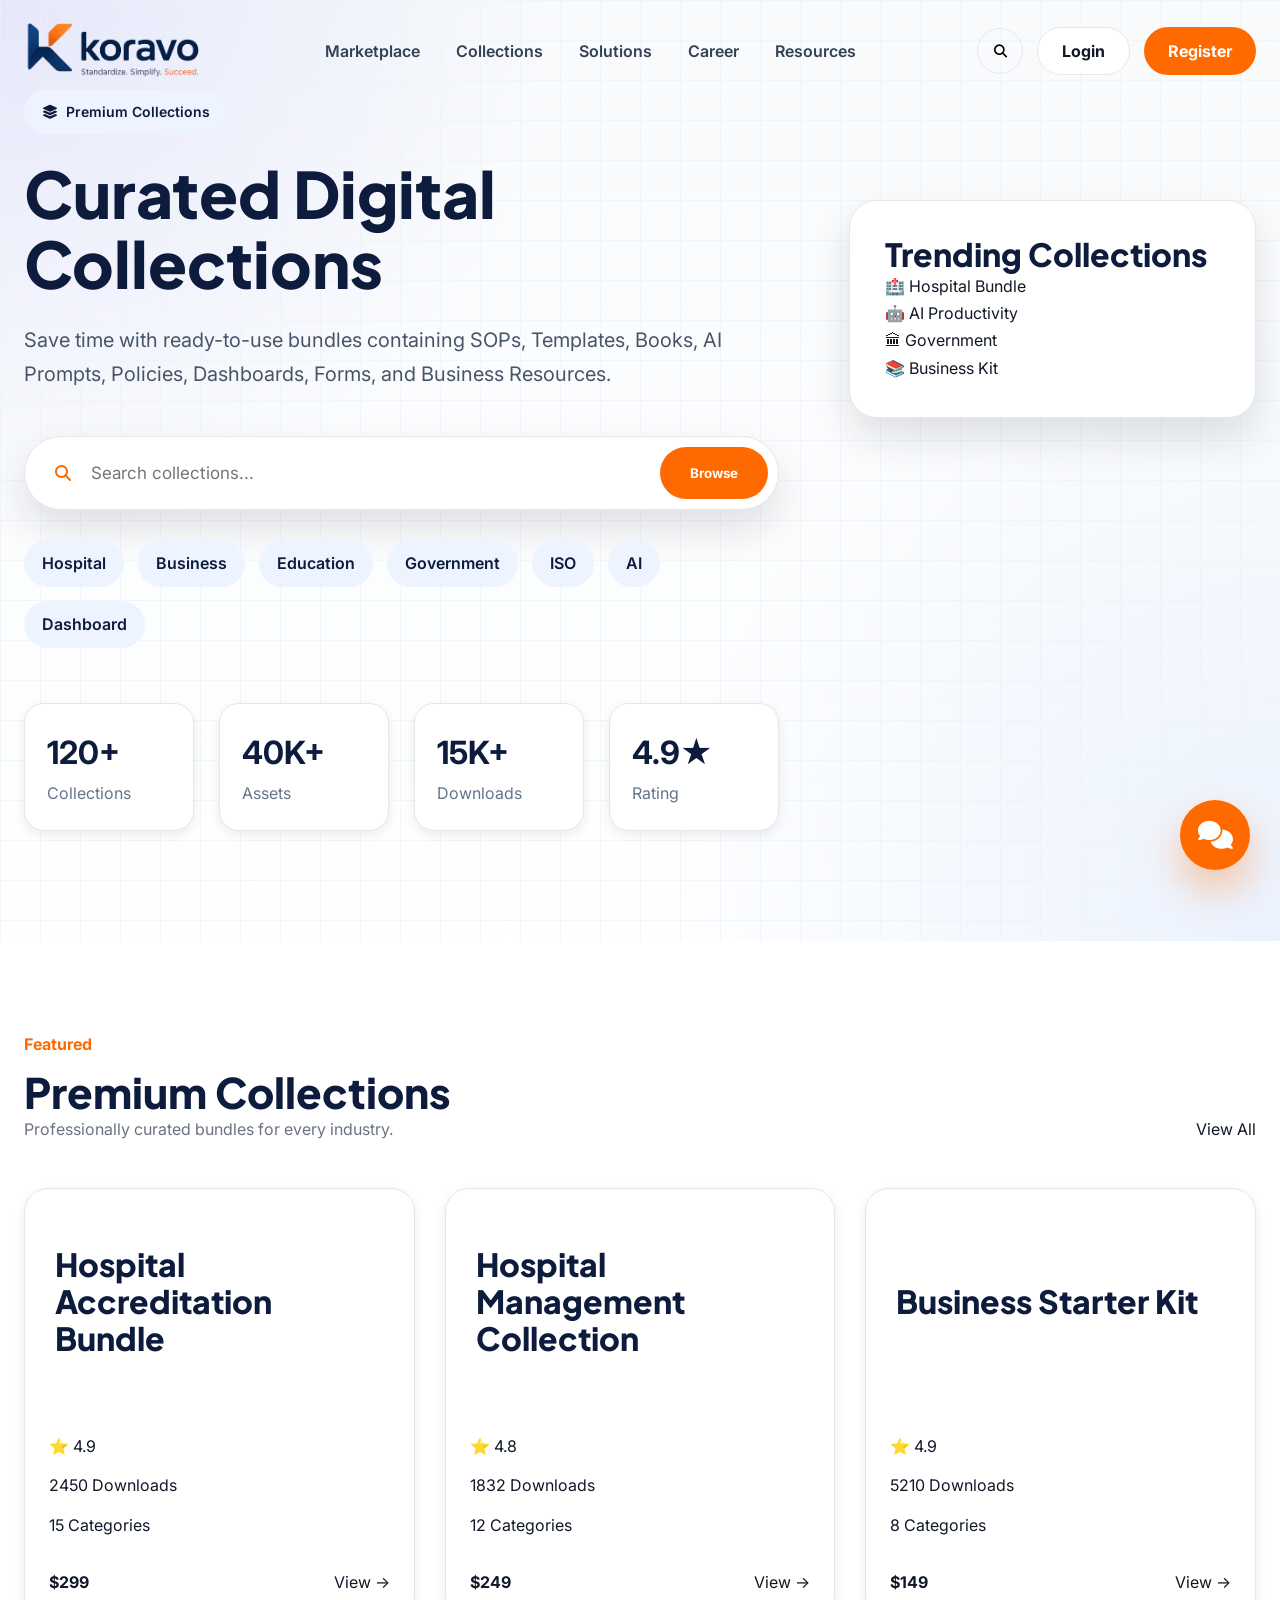
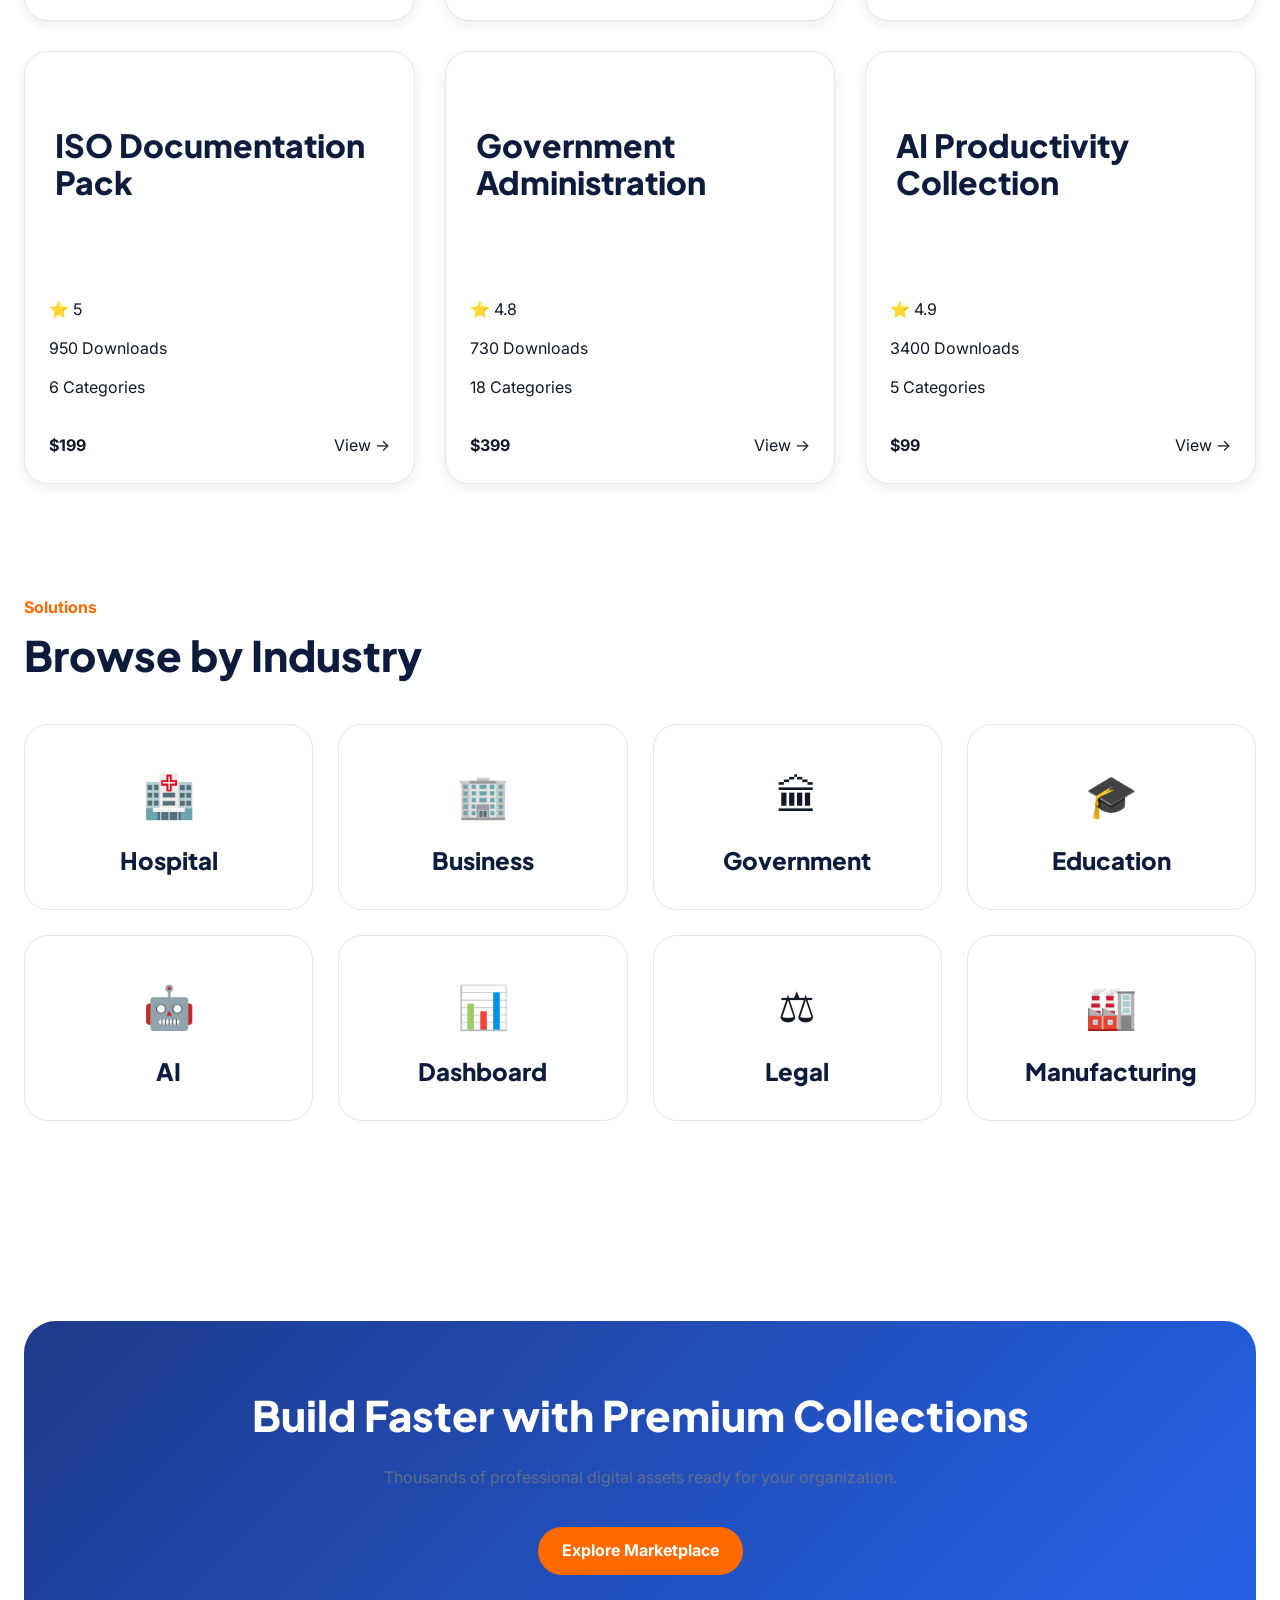
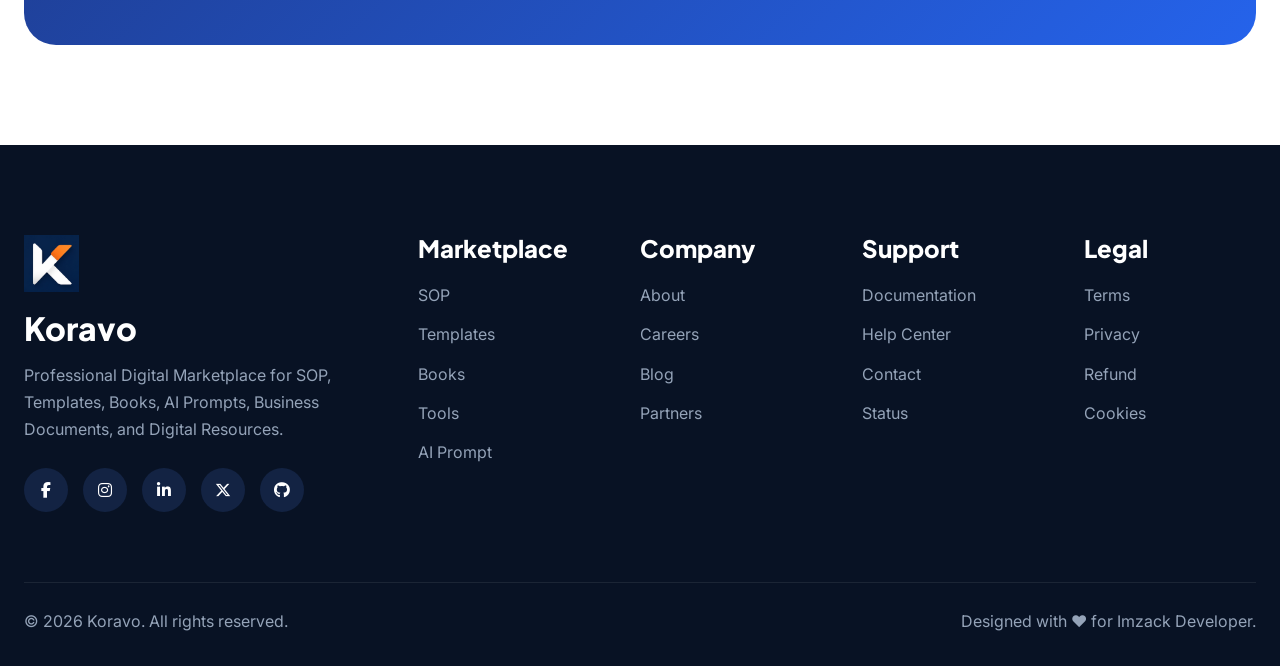
<file: collections.html>
<!doctype html>
<html lang="en">
  <head>
    <meta charset="UTF-8" />
    <meta name="viewport" content="width=device-width, initial-scale=1.0" />

    <title>Koravo - Professional Digital Marketplace</title>

    <link rel="stylesheet" href="assets/css/variables.css" />
    <link rel="stylesheet" href="assets/css/style.css" />
    <link rel="stylesheet" href="assets/css/components.css" />
    <link rel="stylesheet" href="assets/css/animations.css" />
    <link rel="stylesheet" href="assets/css/responsive.css" />
    <link rel="stylesheet" href="assets/css/collections.css" />
    <link rel="icon" type="image/png" href="assets/images/favicon.png" />

    <link
      rel="stylesheet"
      href="https://cdnjs.cloudflare.com/ajax/libs/font-awesome/6.7.2/css/all.min.css"
    />
  </head>
  <body>
    <header class="navbar">
      <div class="container">
        <div class="navbar__wrapper">
          <!-- Logo -->

          <a href="index.html" class="navbar__logo">
            <img src="assets/images/logo.png" alt="Koravo" />
          </a>

          <!-- Menu -->

          <nav class="navbar__menu">
            <ul>
              <li>
                <a href="marketplace.html">Marketplace</a>
              </li>

              <li>
                <a href="collections.html">Collections</a>
              </li>

              <li>
                <a href="solutions.html">Solutions</a>
              </li>

              <li>
                <a href="career.html">Career</a>
              </li>

              <li>
                <a href="resources.html">Resources</a>
              </li>
            </ul>
          </nav>

          <!-- Right -->

          <div class="navbar__right">
            <button class="search-btn">
              <i class="fa-solid fa-magnifying-glass"></i>
            </button>

            <a href="login.html" class="btn btn-light"> Login </a>

            <a href="register.html" class="btn btn-primary"> Register </a>

            <button class="mobile-toggle">
              <i class="fa-solid fa-bars"></i>
            </button>
          </div>
        </div>
      </div>
    </header>

    <main class="collections">
      <!--=====================================
        HERO
======================================-->

      <section class="collections-hero">
        <div class="container">
          <div class="collections-hero__wrapper">
            <div class="collections-hero__content">
              <span class="badge">
                <i class="fa-solid fa-layer-group"></i>

                Premium Collections
              </span>

              <h1>Curated Digital Collections</h1>

              <p>
                Save time with ready-to-use bundles containing SOPs, Templates,
                Books, AI Prompts, Policies, Dashboards, Forms, and Business
                Resources.
              </p>

              <!-- SEARCH -->

              <div class="collections-search">
                <i class="fa-solid fa-magnifying-glass"></i>

                <input type="text" placeholder="Search collections..." />

                <button>Browse</button>
              </div>

              <!-- TAG -->

              <div class="collections-tags">
                <a href="#">Hospital</a>

                <a href="#">Business</a>

                <a href="#">Education</a>

                <a href="#">Government</a>

                <a href="#">ISO</a>

                <a href="#">AI</a>

                <a href="#">Dashboard</a>
              </div>

              <!-- STATS -->

              <div class="collections-stats">
                <div>
                  <strong>120+</strong>

                  <span>Collections</span>
                </div>

                <div>
                  <strong>40K+</strong>

                  <span>Assets</span>
                </div>

                <div>
                  <strong>15K+</strong>

                  <span>Downloads</span>
                </div>

                <div>
                  <strong>4.9★</strong>

                  <span>Rating</span>
                </div>
              </div>
            </div>

            <aside class="collections-widget"></aside>
          </div>
        </div>
      </section>

      <!--=====================================
        FEATURED COLLECTIONS
======================================-->

      <section class="featured-collections">
        <div class="container">
          <div class="section-header">
            <div>
              <span class="section-subtitle"> Featured </span>

              <h2>Premium Collections</h2>

              <p>Professionally curated bundles for every industry.</p>
            </div>

            <a href="#"> View All </a>
          </div>

          <div class="collections-grid"></div>
        </div>
      </section>

      <!--=====================================
        INDUSTRIES
======================================-->

      <section class="industry-section">
        <div class="container">
          <div class="section-header">
            <div>
              <span class="section-subtitle"> Solutions </span>

              <h2>Browse by Industry</h2>
            </div>
          </div>

          <div class="industry-grid"></div>
        </div>
      </section>

      <!--=====================================
        CTA
======================================-->

      <section class="collections-cta">
        <div class="container">
          <div class="cta-box">
            <h2>Build Faster with Premium Collections</h2>

            <p>
              Thousands of professional digital assets ready for your
              organization.
            </p>

            <a href="marketplace.html" class="btn btn-primary">
              Explore Marketplace
            </a>
          </div>
        </div>
      </section>
    </main>

    <footer class="footer">
      <div class="container">
        <div class="footer__top">
          <div class="footer-brand">
            <img src="assets/images/favicon.png" alt="Koravo" />
            <h3>Koravo</h3>

            <p>
              Professional Digital Marketplace for SOP, Templates, Books, AI
              Prompts, Business Documents, and Digital Resources.
            </p>

            <div class="footer-social">
              <a href="#"><i class="fab fa-facebook-f"></i></a>

              <a href="#"><i class="fab fa-instagram"></i></a>

              <a href="#"><i class="fab fa-linkedin-in"></i></a>

              <a href="#"><i class="fab fa-x-twitter"></i></a>

              <a href="#"><i class="fab fa-github"></i></a>
            </div>
          </div>

          <div class="footer-links">
            <h4>Marketplace</h4>

            <a href="#">SOP</a>

            <a href="#">Templates</a>

            <a href="#">Books</a>

            <a href="#">Tools</a>

            <a href="#">AI Prompt</a>
          </div>

          <div class="footer-links">
            <h4>Company</h4>

            <a href="#">About</a>

            <a href="#">Careers</a>

            <a href="#">Blog</a>

            <a href="#">Partners</a>
          </div>

          <div class="footer-links">
            <h4>Support</h4>

            <a href="#">Documentation</a>

            <a href="#">Help Center</a>

            <a href="#">Contact</a>

            <a href="#">Status</a>
          </div>

          <div class="footer-links">
            <h4>Legal</h4>

            <a href="#">Terms</a>

            <a href="#">Privacy</a>

            <a href="#">Refund</a>

            <a href="#">Cookies</a>
          </div>
        </div>

        <div class="footer-bottom">
          <span> © 2026 Koravo. All rights reserved. </span>

          <span> Designed with ❤️ for Imzack Developer. </span>
        </div>
      </div>
    </footer>
    <!--=====================================
    FLOATING CHAT
======================================-->
    <a href="#" class="floating-chat">
      <i class="fa-solid fa-comments"></i>
    </a>
    <button id="backToTop">
      <i class="fa-solid fa-arrow-up"></i>
    </button>
    <script src="assets/js/app.js"></script>
    <script src="assets/js/collections.js"></script>
  </body>
</html>
</file>
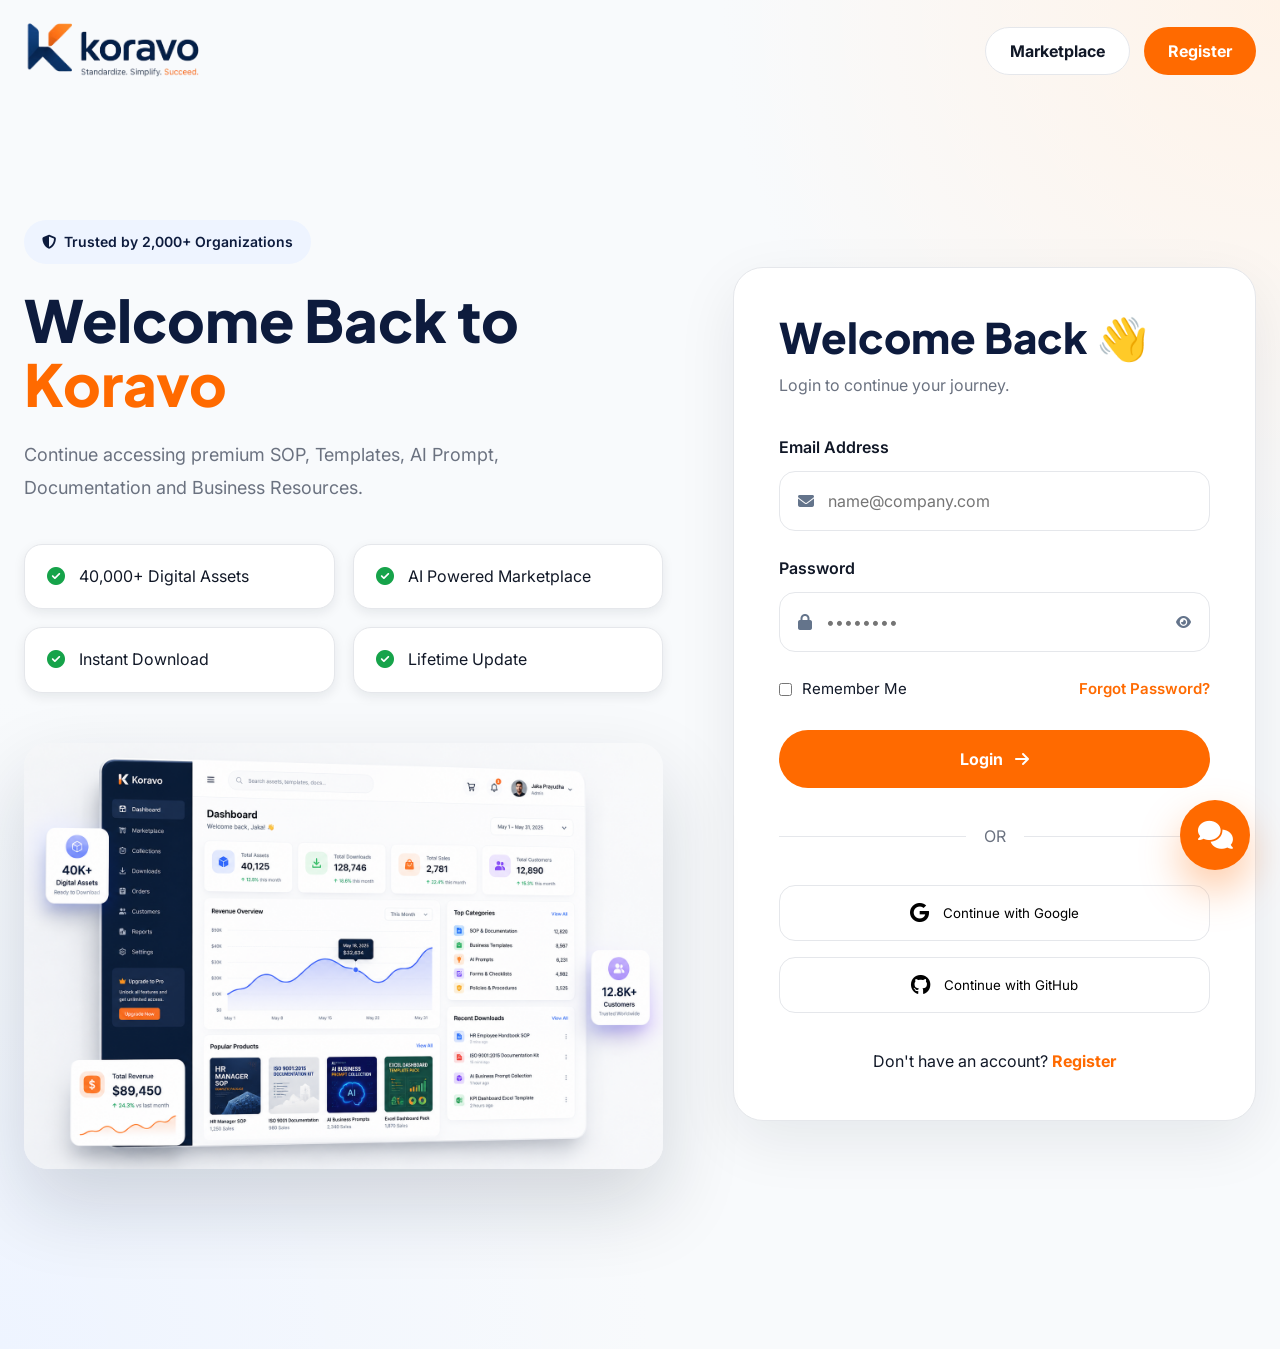
<file: login.html>
<!doctype html>
<html lang="en">
  <head>
    <meta charset="UTF-8" />
    <meta name="viewport" content="width=device-width, initial-scale=1.0" />

    <title>Login | Koravo</title>

    <link rel="stylesheet" href="assets/css/variables.css" />
    <link rel="stylesheet" href="assets/css/style.css" />
    <link rel="stylesheet" href="assets/css/components.css" />
    <link rel="stylesheet" href="assets/css/animations.css" />
    <link rel="stylesheet" href="assets/css/responsive.css" />
    <link rel="stylesheet" href="assets/css/login.css" />

    <link rel="icon" type="image/png" href="assets/images/favicon.png" />

    <link
      rel="stylesheet"
      href="https://cdnjs.cloudflare.com/ajax/libs/font-awesome/6.7.2/css/all.min.css"
    />
  </head>

  <body>
    <!-- ==========================================
            HEADER
    =========================================== -->

    <header class="navbar">
      <div class="container">
        <div class="navbar__wrapper">
          <a href="index.html" class="navbar__logo">
            <img src="assets/images/logo.png" alt="Koravo" />
          </a>

          <div class="navbar__right">
            <a href="marketplace.html" class="btn btn-light"> Marketplace </a>

            <a href="register.html" class="btn btn-primary"> Register </a>
          </div>
        </div>
      </div>
    </header>

    <!-- ==========================================
            LOGIN
    =========================================== -->

    <main class="login">
      <div class="container">
        <div class="login-wrapper">
          <!-- LEFT -->

          <section class="login-hero">
            <span class="badge">
              <i class="fa-solid fa-shield-halved"></i>

              Trusted by 2,000+ Organizations
            </span>

            <h1>
              Welcome Back to

              <span>Koravo</span>
            </h1>

            <p>
              Continue accessing premium SOP, Templates, AI Prompt,
              Documentation and Business Resources.
            </p>

            <div class="login-features">
              <div class="feature">
                <i class="fa-solid fa-circle-check"></i>

                <span>40,000+ Digital Assets</span>
              </div>

              <div class="feature">
                <i class="fa-solid fa-circle-check"></i>

                <span>AI Powered Marketplace</span>
              </div>

              <div class="feature">
                <i class="fa-solid fa-circle-check"></i>

                <span>Instant Download</span>
              </div>

              <div class="feature">
                <i class="fa-solid fa-circle-check"></i>

                <span>Lifetime Update</span>
              </div>
            </div>

            <div class="login-preview">
              <img
                src="assets/images/dashboard-login.png"
                alt="Dashboard Preview"
              />
            </div>
          </section>

          <!-- RIGHT -->

          <section class="login-card">
            <div class="login-card__header">
              <h2>Welcome Back 👋</h2>

              <p>Login to continue your journey.</p>
            </div>

            <form>
              <!-- EMAIL -->

              <div class="form-group">
                <label> Email Address </label>

                <div class="input-group">
                  <i class="fa-solid fa-envelope"></i>

                  <input type="email" placeholder="name@company.com" />
                </div>
              </div>

              <!-- PASSWORD -->

              <div class="form-group">
                <label> Password </label>

                <div class="input-group">
                  <i class="fa-solid fa-lock"></i>

                  <input type="password" id="password" placeholder="••••••••" />

                  <button type="button" id="togglePassword">
                    <i class="fa-solid fa-eye"></i>
                  </button>
                </div>
              </div>

              <!-- OPTIONS -->

              <div class="login-options">
                <label>
                  <input type="checkbox" />

                  Remember Me
                </label>

                <a href="#"> Forgot Password? </a>
              </div>

              <!-- LOGIN -->

              <button class="btn btn-primary w-100" type="submit">
                Login

                <i class="fa-solid fa-arrow-right"></i>
              </button>
            </form>

            <div class="login-divider">
              <span> OR </span>
            </div>

            <div class="social-login">
              <button>
                <i class="fa-brands fa-google"></i>

                Continue with Google
              </button>

              <button>
                <i class="fa-brands fa-github"></i>

                Continue with GitHub
              </button>
            </div>

            <div class="login-footer">
              Don't have an account?

              <a href="register.html"> Register </a>
            </div>
          </section>
        </div>
      </div>
    </main>

    <!-- ==========================================
            FLOATING CHAT
    =========================================== -->

    <a href="#" class="floating-chat">
      <i class="fa-solid fa-comments"></i>
    </a>

    <button id="backToTop">
      <i class="fa-solid fa-arrow-up"></i>
    </button>

    <script src="assets/js/app.js"></script>
    <script src="assets/js/login.js"></script>
  </body>
</html>
</file>
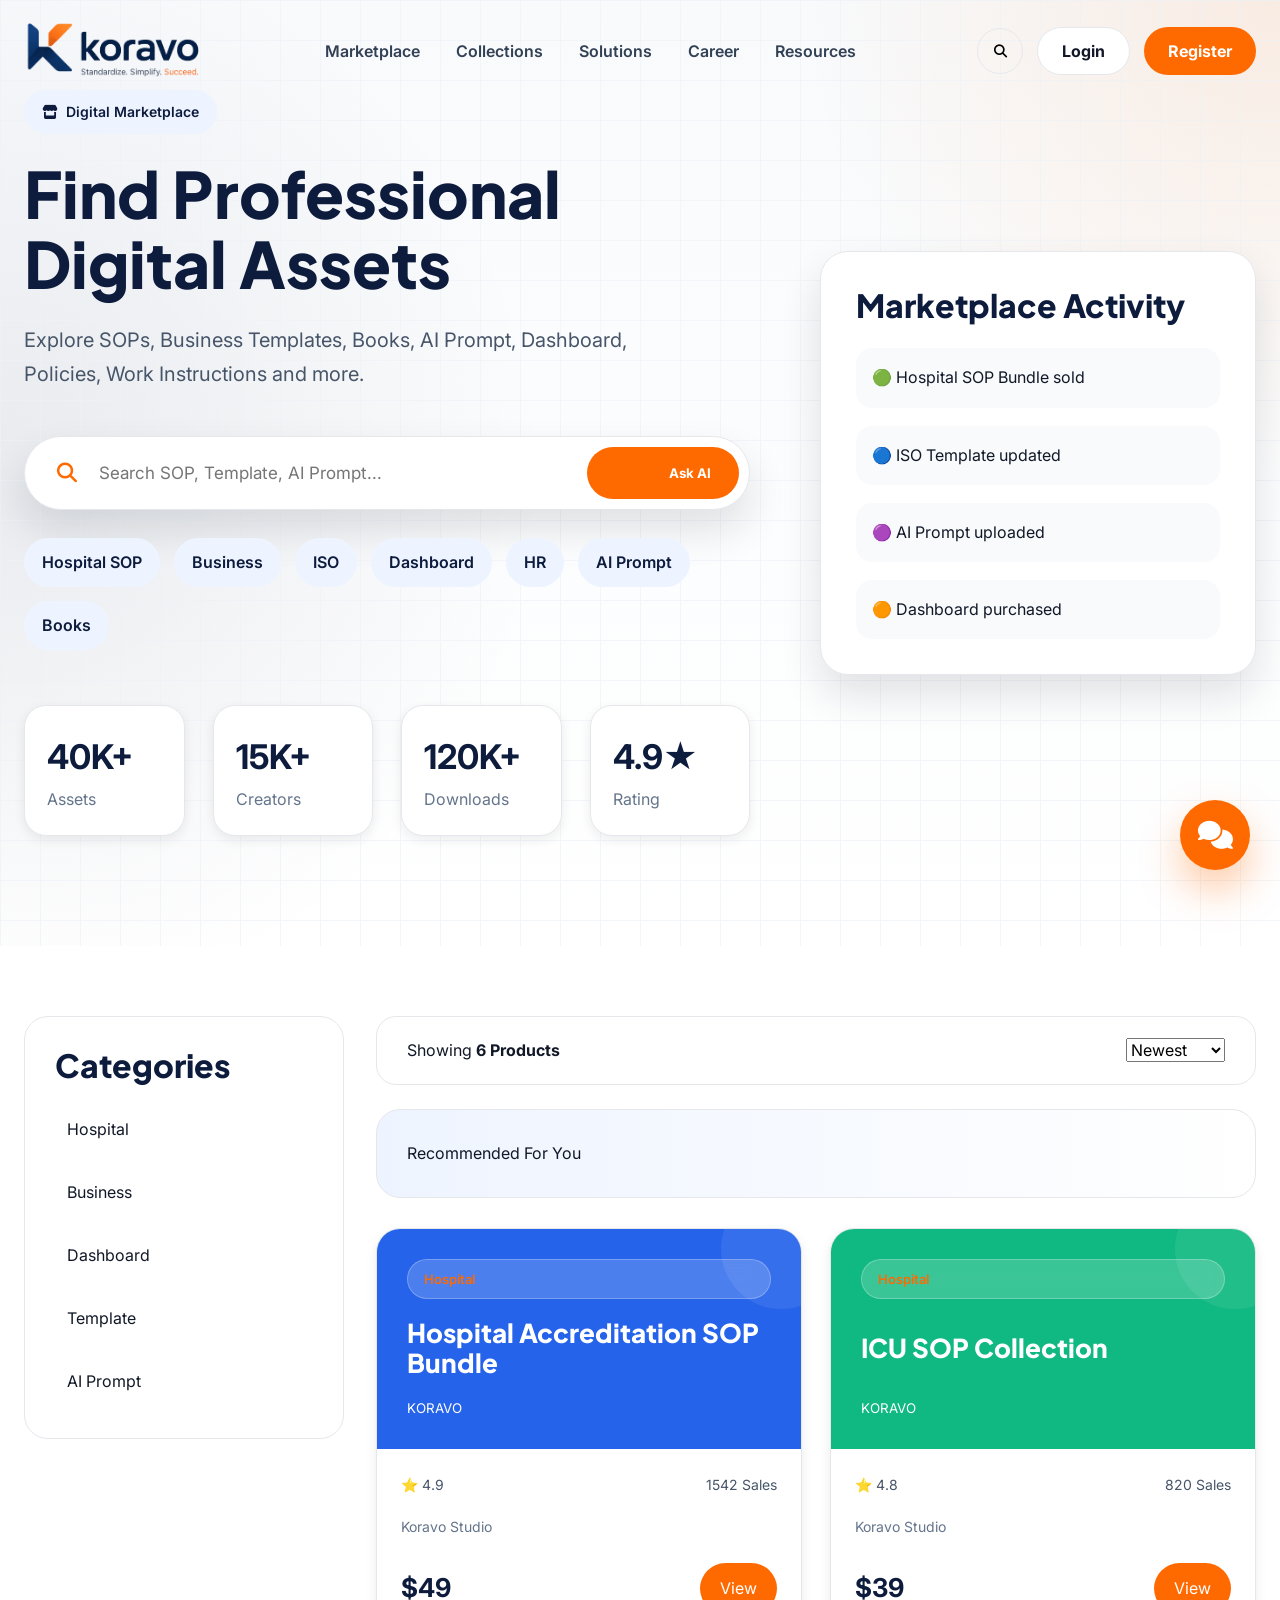
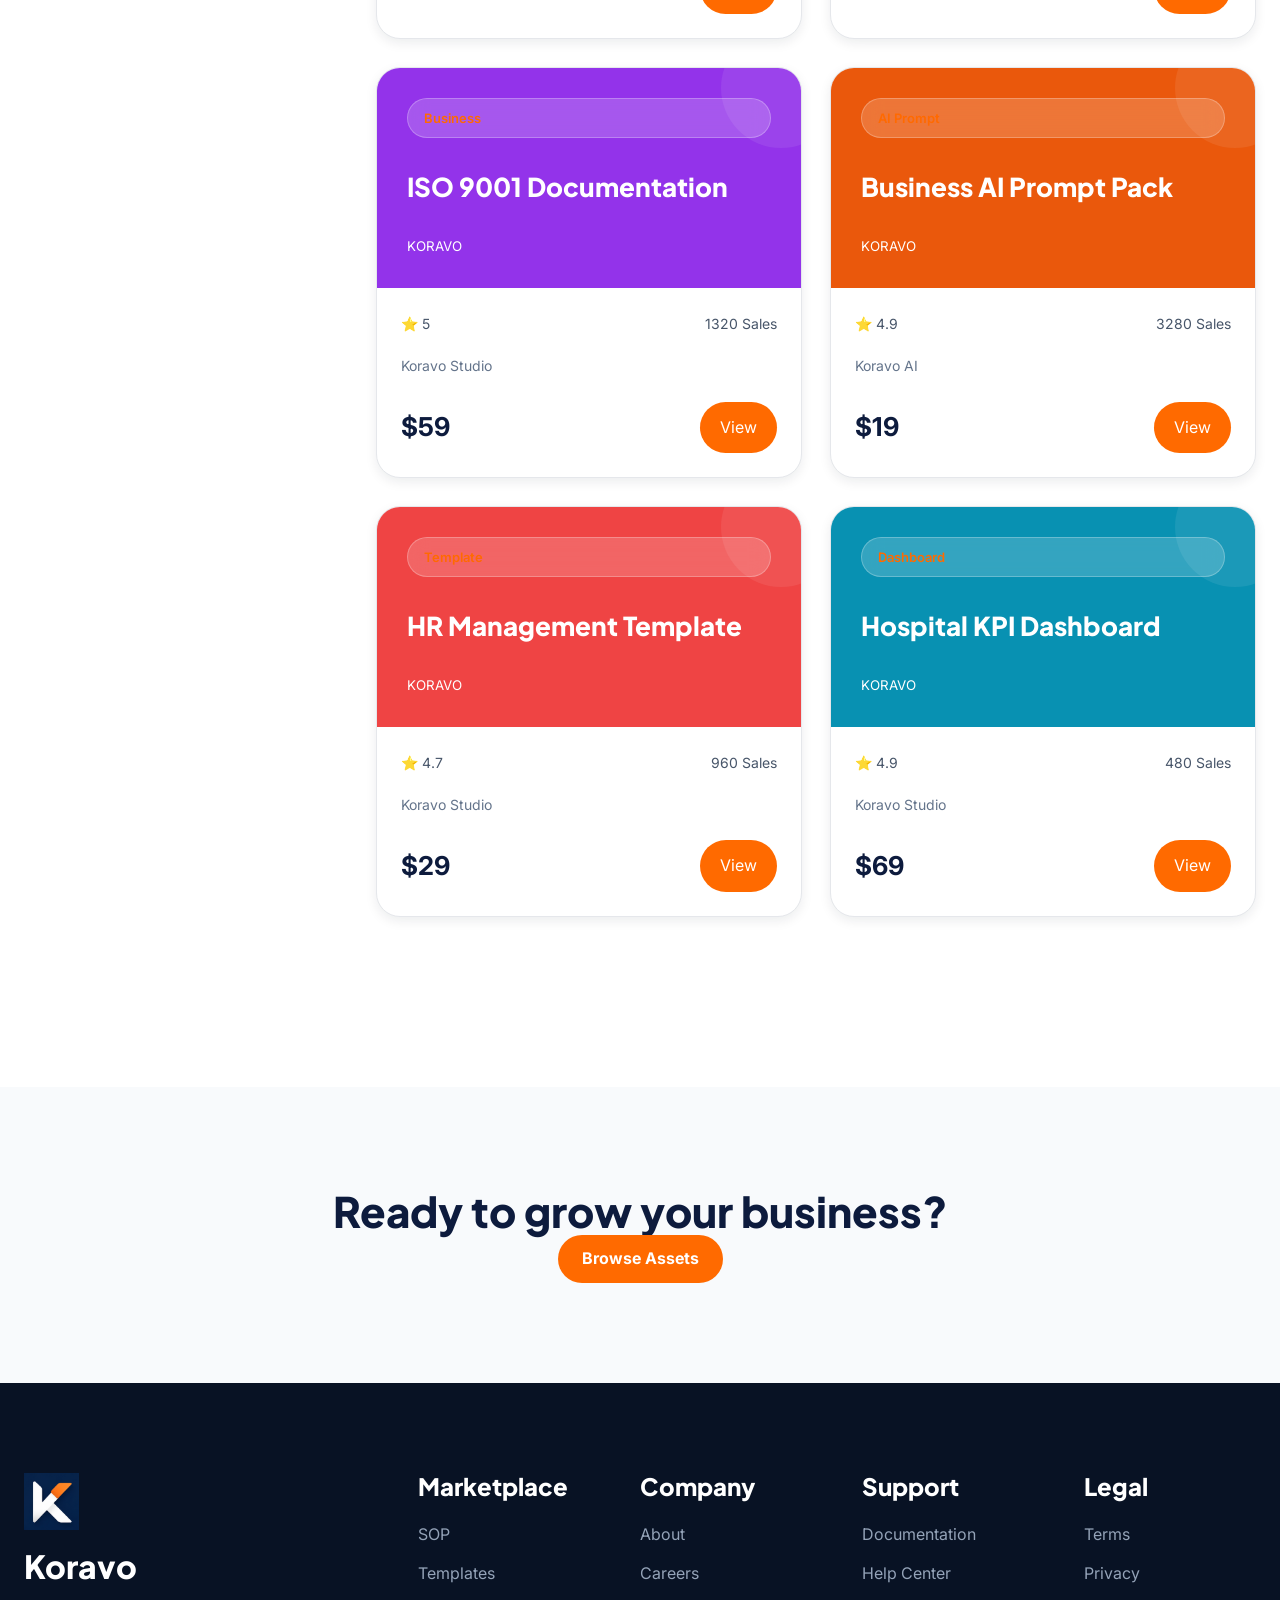
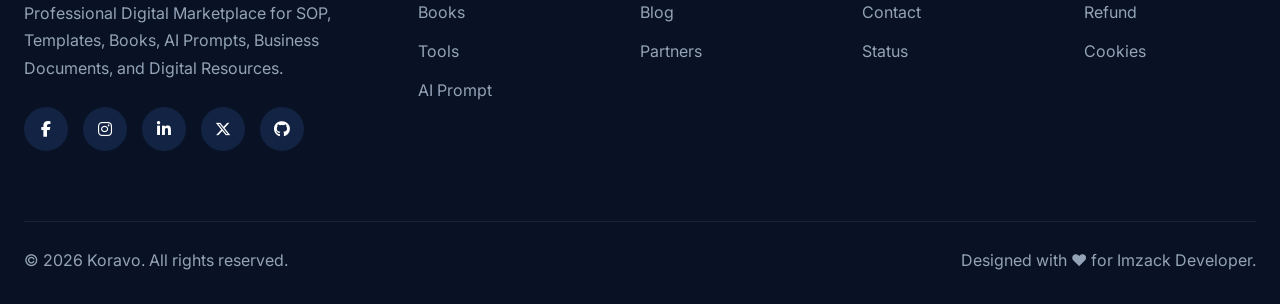
<file: marketplace.html>
<!doctype html>
<html lang="en">
  <head>
    <meta charset="UTF-8" />
    <meta name="viewport" content="width=device-width, initial-scale=1.0" />

    <title>Koravo - Professional Digital Marketplace</title>

    <link rel="stylesheet" href="assets/css/variables.css" />
    <link rel="stylesheet" href="assets/css/style.css" />
    <link rel="stylesheet" href="assets/css/components.css" />
    <link rel="stylesheet" href="assets/css/animations.css" />
    <link rel="stylesheet" href="assets/css/responsive.css" />
    <link rel="stylesheet" href="assets/css/marketplace.css" />
    <link rel="icon" type="image/png" href="assets/images/favicon.png" />

    <link
      rel="stylesheet"
      href="https://cdnjs.cloudflare.com/ajax/libs/font-awesome/6.7.2/css/all.min.css"
    />
  </head>
  <body>
    <header class="navbar">
      <div class="container">
        <div class="navbar__wrapper">
          <!-- Logo -->

          <a href="index.html" class="navbar__logo">
            <img src="assets/images/logo.png" alt="Koravo" />
          </a>

          <!-- Menu -->

          <nav class="navbar__menu">
            <ul>
              <li>
                <a href="marketplace.html">Marketplace</a>
              </li>

              <li>
                <a href="collections.html">Collections</a>
              </li>

              <li>
                <a href="solutions.html">Solutions</a>
              </li>

              <li>
                <a href="career.html">Career</a>
              </li>

              <li>
                <a href="resources.html">Resources</a>
              </li>
            </ul>
          </nav>

          <!-- Right -->

          <div class="navbar__right">
            <button class="search-btn">
              <i class="fa-solid fa-magnifying-glass"></i>
            </button>

            <a href="login.html" class="btn btn-light"> Login </a>

            <a href="register.html" class="btn btn-primary"> Register </a>

            <button class="mobile-toggle">
              <i class="fa-solid fa-bars"></i>
            </button>
          </div>
        </div>
      </div>
    </header>
    <main class="marketplace">
      <!-- ==========================================
       HERO
  =========================================== -->

      <section class="marketplace-hero">
        <div class="container">
          <div class="marketplace-hero__wrapper">
            <div class="marketplace-hero__content">
              <span class="badge">
                <i class="fa-solid fa-store"></i>

                Digital Marketplace
              </span>

              <h1>Find Professional Digital Assets</h1>

              <p>
                Explore SOPs, Business Templates, Books, AI Prompt, Dashboard,
                Policies, Work Instructions and more.
              </p>

              <!-- SEARCH -->

              <div class="marketplace-search">
                <i class="fa-solid fa-magnifying-glass"></i>

                <input
                  type="text"
                  placeholder="Search SOP, Template, AI Prompt..."
                />

                <button>
                  <i class="fa-solid fa-sparkles"></i>

                  Ask AI
                </button>
              </div>

              <!-- TAG -->

              <div class="marketplace-tags">
                <a href="#">Hospital SOP</a>

                <a href="#">Business</a>

                <a href="#">ISO</a>

                <a href="#">Dashboard</a>

                <a href="#">HR</a>

                <a href="#">AI Prompt</a>

                <a href="#">Books</a>
              </div>

              <!-- STATS -->

              <div class="marketplace-stats">
                <div>
                  <strong>40K+</strong>

                  <span>Assets</span>
                </div>

                <div>
                  <strong>15K+</strong>

                  <span>Creators</span>
                </div>

                <div>
                  <strong>120K+</strong>

                  <span>Downloads</span>
                </div>

                <div>
                  <strong>4.9★</strong>

                  <span>Rating</span>
                </div>
              </div>
            </div>

            <!-- RIGHT PANEL -->

            <aside class="marketplace-panel"></aside>
          </div>
        </div>
      </section>

      <!-- ==========================================
        MARKETPLACE
  =========================================== -->

      <section class="marketplace-wrapper">
        <div class="container">
          <div class="marketplace-layout">
            <!-- SIDEBAR -->

            <aside class="marketplace-sidebar">
              <h3>Categories</h3>

              <ul>
                <li>Hospital</li>

                <li>Business</li>

                <li>Dashboard</li>

                <li>Template</li>

                <li>AI Prompt</li>
              </ul>
            </aside>
            <!-- CONTENT -->

            <div class="marketplace-content">
              <!-- TOOLBAR -->

              <div class="marketplace-toolbar">
                <div class="toolbar-left">
                  Showing
                  <strong>6 Products</strong>
                </div>

                <div class="toolbar-right">
                  <select>
                    <option>Newest</option>

                    <option>Popular</option>

                    <option>Price Low</option>

                    <option>Price High</option>
                  </select>
                </div>
              </div>

              <!-- AI -->

              <div class="marketplace-recommendation">Recommended For You</div>

              <!-- GRID -->

              <div class="marketplace-grid"></div>

              <!-- PAGINATION -->

              <div class="marketplace-pagination"></div>
            </div>
          </div>
        </div>
      </section>

      <!-- ==========================================
        CTA
  =========================================== -->

      <section class="marketplace-cta">
        <div class="container">
          <h2>Ready to grow your business?</h2>

          <a href="#" class="btn btn-primary"> Browse Assets </a>
        </div>
      </section>
    </main>
    <footer class="footer">
      <div class="container">
        <div class="footer__top">
          <div class="footer-brand">
            <img src="assets/images/favicon.png" alt="Koravo" />
            <h3>Koravo</h3>

            <p>
              Professional Digital Marketplace for SOP, Templates, Books, AI
              Prompts, Business Documents, and Digital Resources.
            </p>

            <div class="footer-social">
              <a href="#"><i class="fab fa-facebook-f"></i></a>

              <a href="#"><i class="fab fa-instagram"></i></a>

              <a href="#"><i class="fab fa-linkedin-in"></i></a>

              <a href="#"><i class="fab fa-x-twitter"></i></a>

              <a href="#"><i class="fab fa-github"></i></a>
            </div>
          </div>

          <div class="footer-links">
            <h4>Marketplace</h4>

            <a href="#">SOP</a>

            <a href="#">Templates</a>

            <a href="#">Books</a>

            <a href="#">Tools</a>

            <a href="#">AI Prompt</a>
          </div>

          <div class="footer-links">
            <h4>Company</h4>

            <a href="#">About</a>

            <a href="#">Careers</a>

            <a href="#">Blog</a>

            <a href="#">Partners</a>
          </div>

          <div class="footer-links">
            <h4>Support</h4>

            <a href="#">Documentation</a>

            <a href="#">Help Center</a>

            <a href="#">Contact</a>

            <a href="#">Status</a>
          </div>

          <div class="footer-links">
            <h4>Legal</h4>

            <a href="#">Terms</a>

            <a href="#">Privacy</a>

            <a href="#">Refund</a>

            <a href="#">Cookies</a>
          </div>
        </div>

        <div class="footer-bottom">
          <span> © 2026 Koravo. All rights reserved. </span>

          <span> Designed with ❤️ for Imzack Developer. </span>
        </div>
      </div>
    </footer>
    <!--=====================================
    FLOATING CHAT
======================================-->
    <a href="#" class="floating-chat">
      <i class="fa-solid fa-comments"></i>
    </a>
    <button id="backToTop">
      <i class="fa-solid fa-arrow-up"></i>
    </button>
    <script src="assets/js/app.js"></script>
    <script src="assets/js/marketplace.js"></script>
  </body>
</html>
</file>
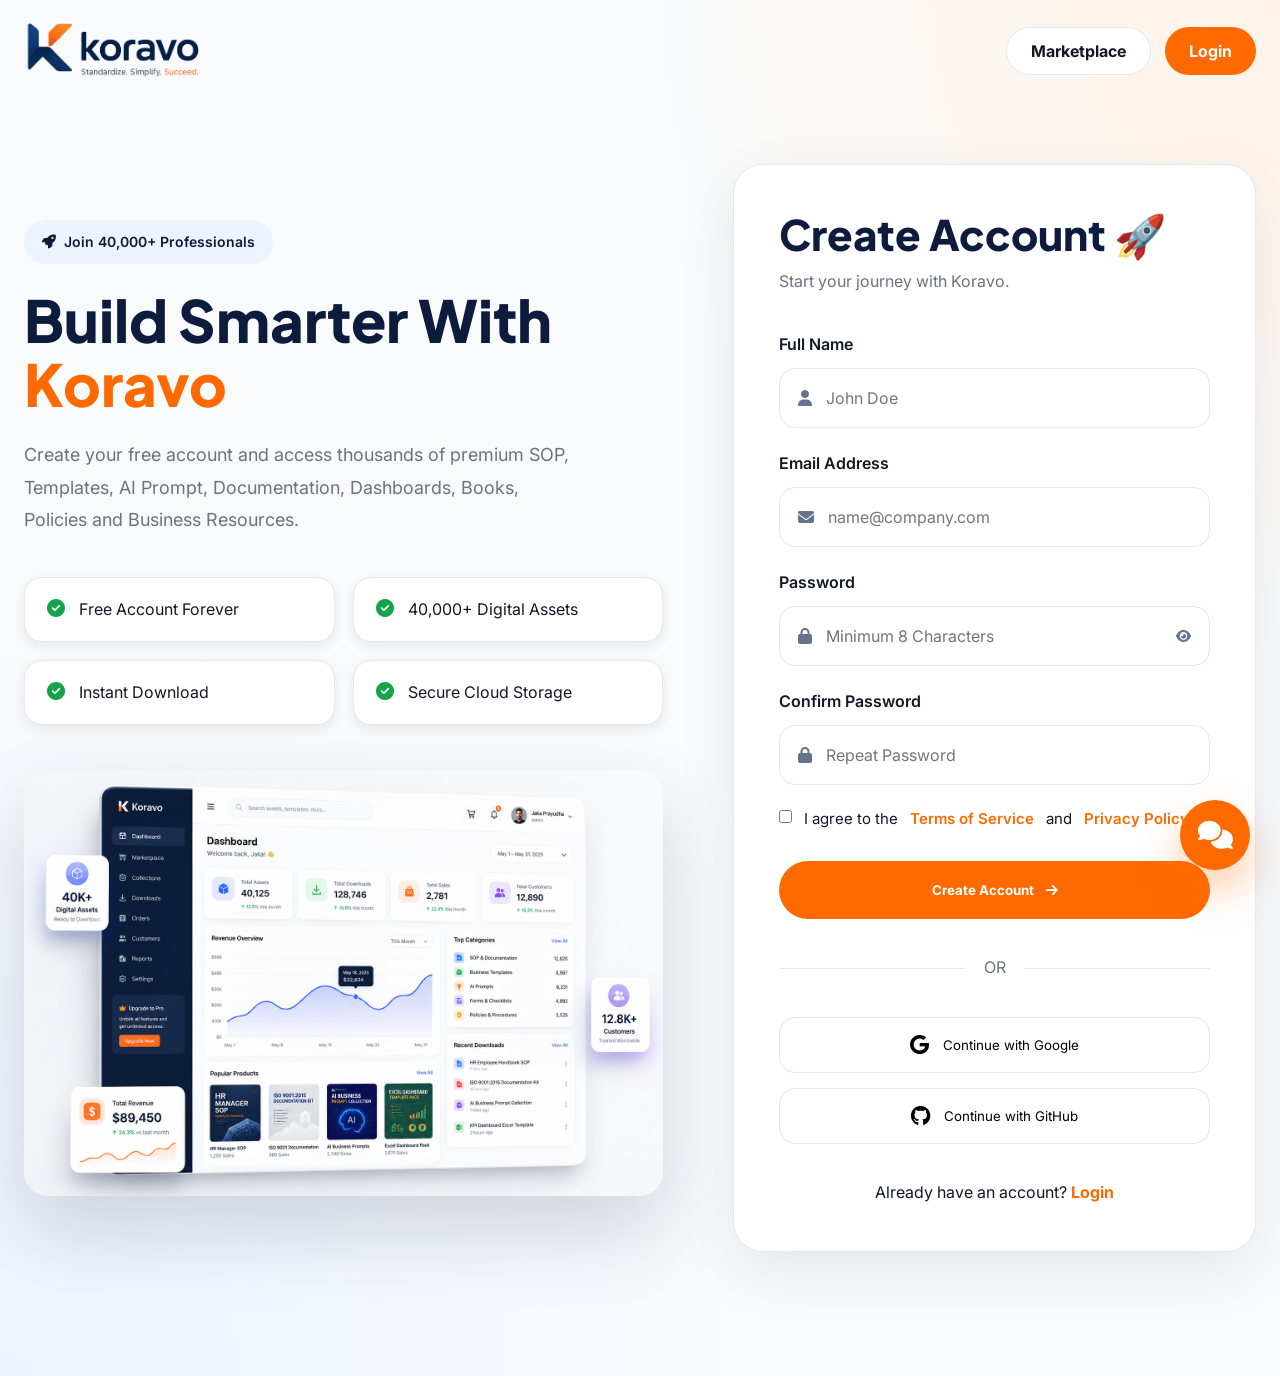
<file: register.html>
<!doctype html>
<html lang="en">
  <head>
    <meta charset="UTF-8" />

    <meta name="viewport" content="width=device-width, initial-scale=1.0" />

    <title>Register | Koravo</title>

    <link rel="stylesheet" href="assets/css/variables.css" />
    <link rel="stylesheet" href="assets/css/style.css" />
    <link rel="stylesheet" href="assets/css/components.css" />
    <link rel="stylesheet" href="assets/css/animations.css" />
    <link rel="stylesheet" href="assets/css/responsive.css" />
    <link rel="stylesheet" href="assets/css/register.css" />

    <link rel="icon" type="image/png" href="assets/images/favicon.png" />

    <link
      rel="stylesheet"
      href="https://cdnjs.cloudflare.com/ajax/libs/font-awesome/6.7.2/css/all.min.css"
    />
  </head>

  <body>
    <header class="navbar">
      <div class="container">
        <div class="navbar__wrapper">
          <a href="index.html" class="navbar__logo">
            <img src="assets/images/logo.png" alt="Koravo" />
          </a>

          <div class="navbar__right">
            <a href="marketplace.html" class="btn btn-light"> Marketplace </a>

            <a href="login.html" class="btn btn-primary"> Login </a>
          </div>
        </div>
      </div>
    </header>

    <main class="register">
      <div class="container">
        <div class="register-wrapper">
          <!--====================================
                    HERO
            =====================================-->

          <section class="register-hero">
            <span class="badge">
              <i class="fa-solid fa-rocket"></i>

              Join 40,000+ Professionals
            </span>

            <h1>
              Build Smarter With

              <span>Koravo</span>
            </h1>

            <p>
              Create your free account and access thousands of premium SOP,
              Templates, AI Prompt, Documentation, Dashboards, Books, Policies
              and Business Resources.
            </p>

            <div class="register-features">
              <div class="feature">
                <i class="fa-solid fa-circle-check"></i>

                <span>Free Account Forever</span>
              </div>

              <div class="feature">
                <i class="fa-solid fa-circle-check"></i>

                <span>40,000+ Digital Assets</span>
              </div>

              <div class="feature">
                <i class="fa-solid fa-circle-check"></i>

                <span>Instant Download</span>
              </div>

              <div class="feature">
                <i class="fa-solid fa-circle-check"></i>

                <span>Secure Cloud Storage</span>
              </div>
            </div>

            <div class="register-preview">
              <img
                src="assets/images/dashboard-login.png"
                alt="Koravo Dashboard"
              />
            </div>
          </section>

          <!--====================================
                    FORM
            =====================================-->

          <section class="register-card">
            <div class="register-card__header">
              <h2>Create Account 🚀</h2>

              <p>Start your journey with Koravo.</p>
            </div>

            <form id="registerForm">
              <div class="form-group">
                <label>Full Name</label>

                <div class="input-group">
                  <i class="fa-solid fa-user"></i>

                  <input type="text" placeholder="John Doe" id="fullname" />
                </div>
              </div>

              <div class="form-group">
                <label>Email Address</label>

                <div class="input-group">
                  <i class="fa-solid fa-envelope"></i>

                  <input
                    type="email"
                    placeholder="name@company.com"
                    id="email"
                  />
                </div>
              </div>

              <div class="form-group">
                <label>Password</label>

                <div class="input-group">
                  <i class="fa-solid fa-lock"></i>

                  <input
                    type="password"
                    id="password"
                    placeholder="Minimum 8 Characters"
                  />

                  <button type="button" id="togglePassword">
                    <i class="fa-solid fa-eye"></i>
                  </button>
                </div>
              </div>

              <div class="form-group">
                <label>Confirm Password</label>

                <div class="input-group">
                  <i class="fa-solid fa-lock"></i>

                  <input
                    type="password"
                    id="confirmPassword"
                    placeholder="Repeat Password"
                  />
                </div>
              </div>

              <label class="terms">
                <input type="checkbox" />

                I agree to the

                <a href="#">Terms of Service</a>

                and

                <a href="#">Privacy Policy</a>
              </label>

              <button class="btn btn-primary w-100" type="submit">
                Create Account

                <i class="fa-solid fa-arrow-right"></i>
              </button>
            </form>

            <div class="register-divider">
              <span> OR </span>
            </div>

            <div class="social-login">
              <button>
                <i class="fa-brands fa-google"></i>

                Continue with Google
              </button>

              <button>
                <i class="fa-brands fa-github"></i>

                Continue with GitHub
              </button>
            </div>

            <div class="register-footer">
              Already have an account?

              <a href="login.html"> Login </a>
            </div>
          </section>
        </div>
      </div>
    </main>

    <a href="#" class="floating-chat">
      <i class="fa-solid fa-comments"></i>
    </a>

    <button id="backToTop">
      <i class="fa-solid fa-arrow-up"></i>
    </button>

    <script src="assets/js/app.js"></script>
    <script src="assets/js/register.js"></script>
  </body>
</html>
</file>
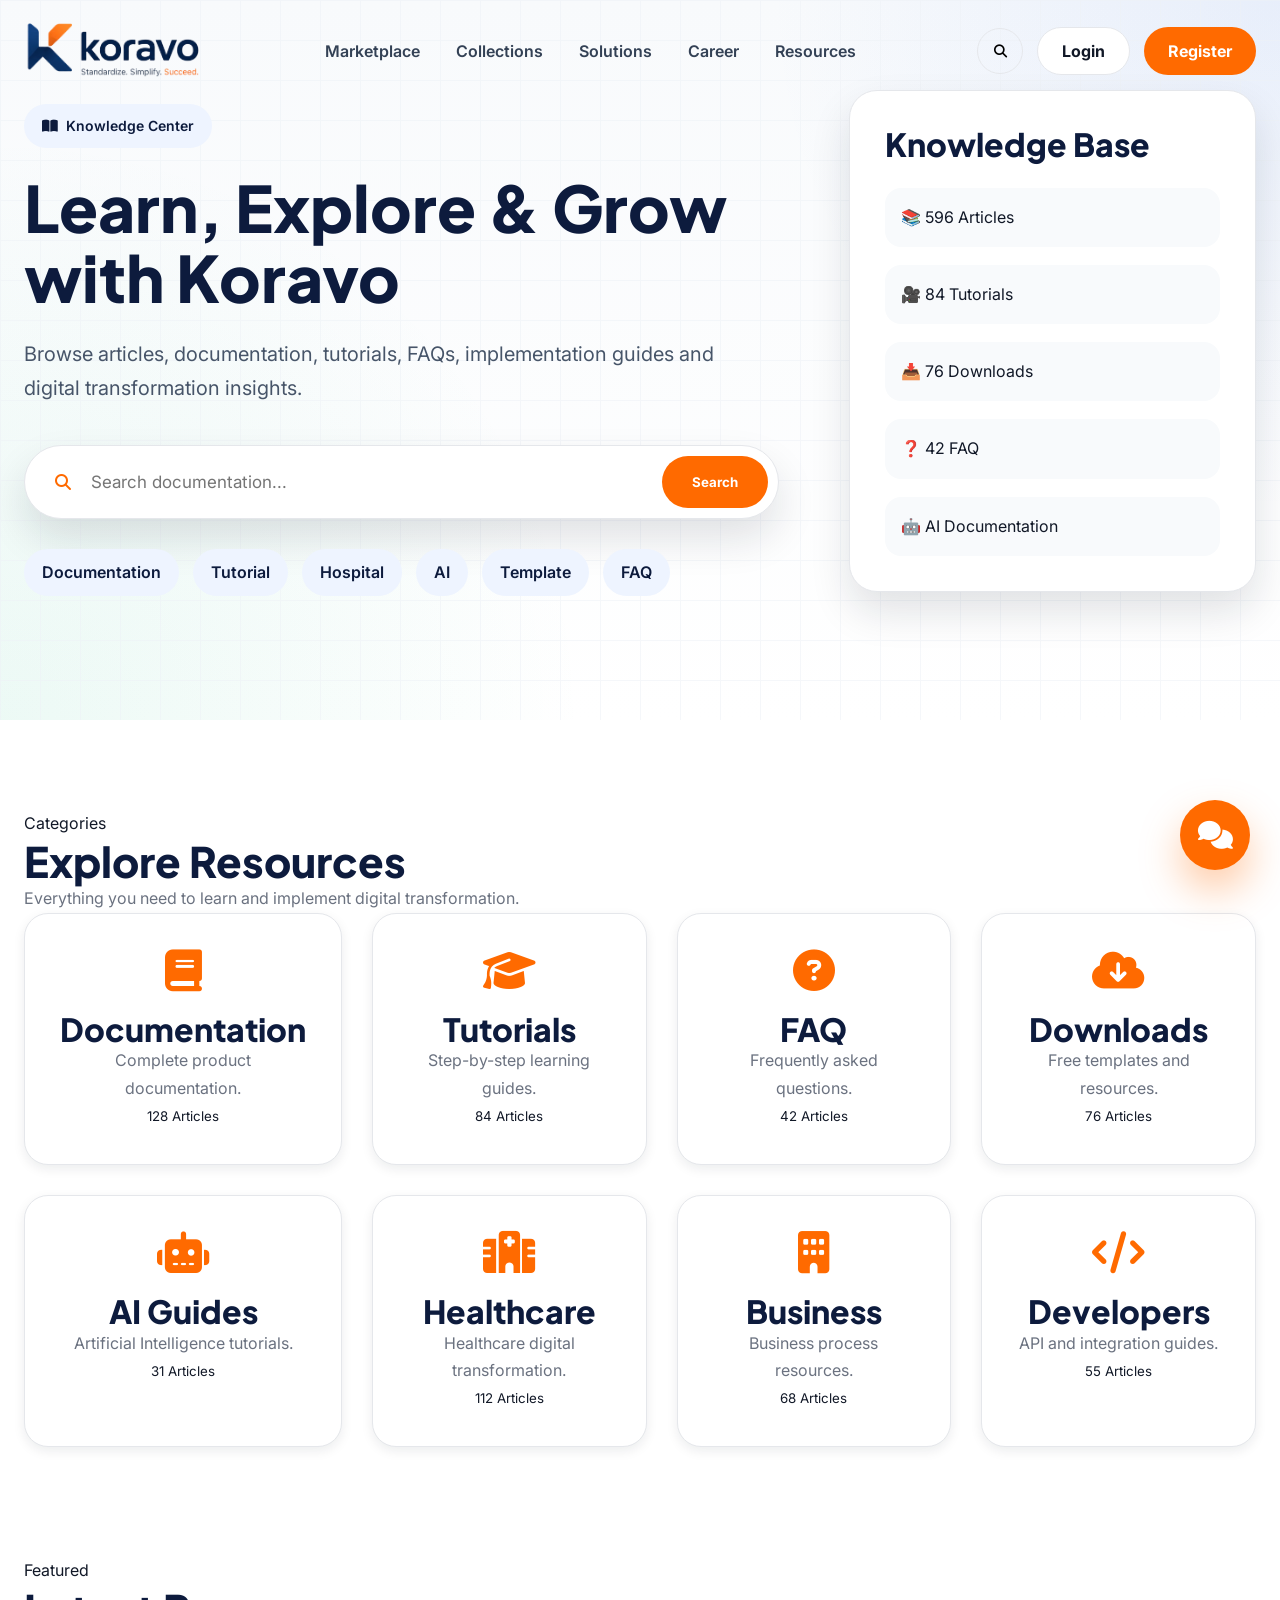
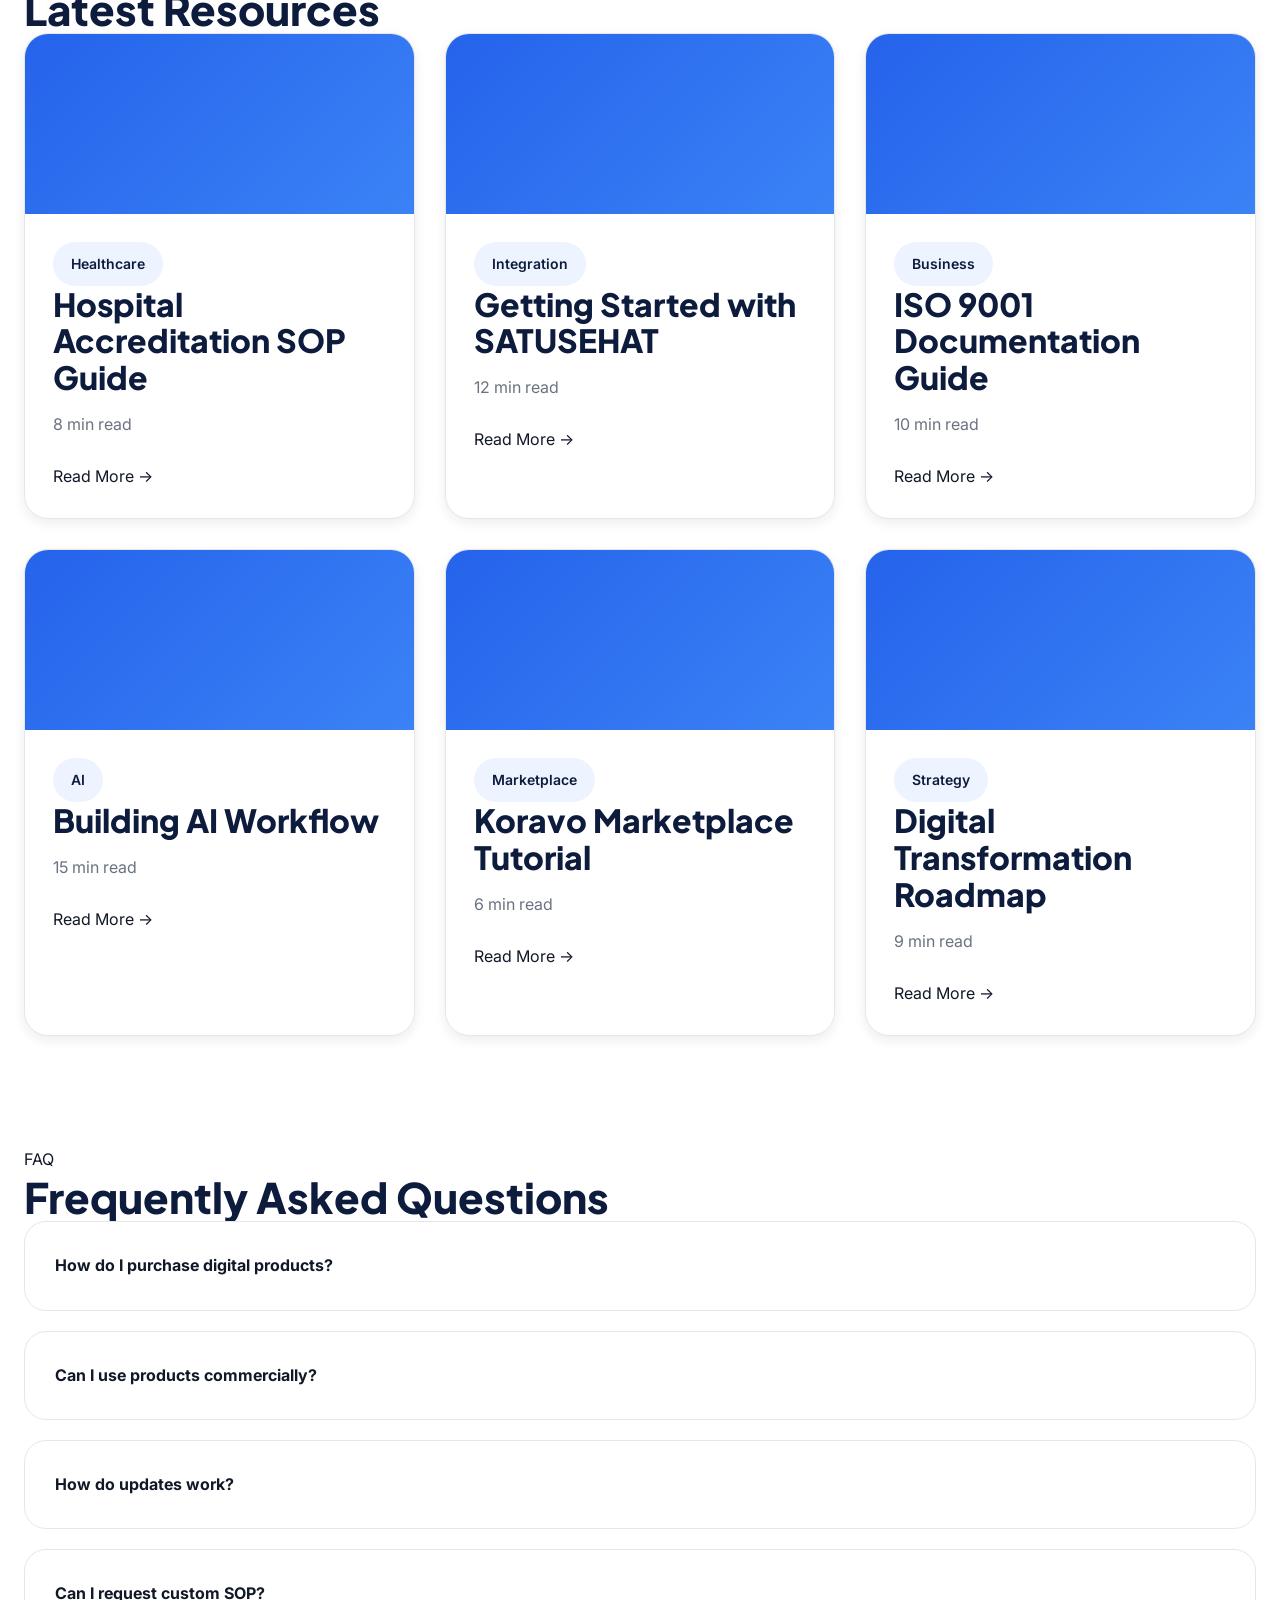
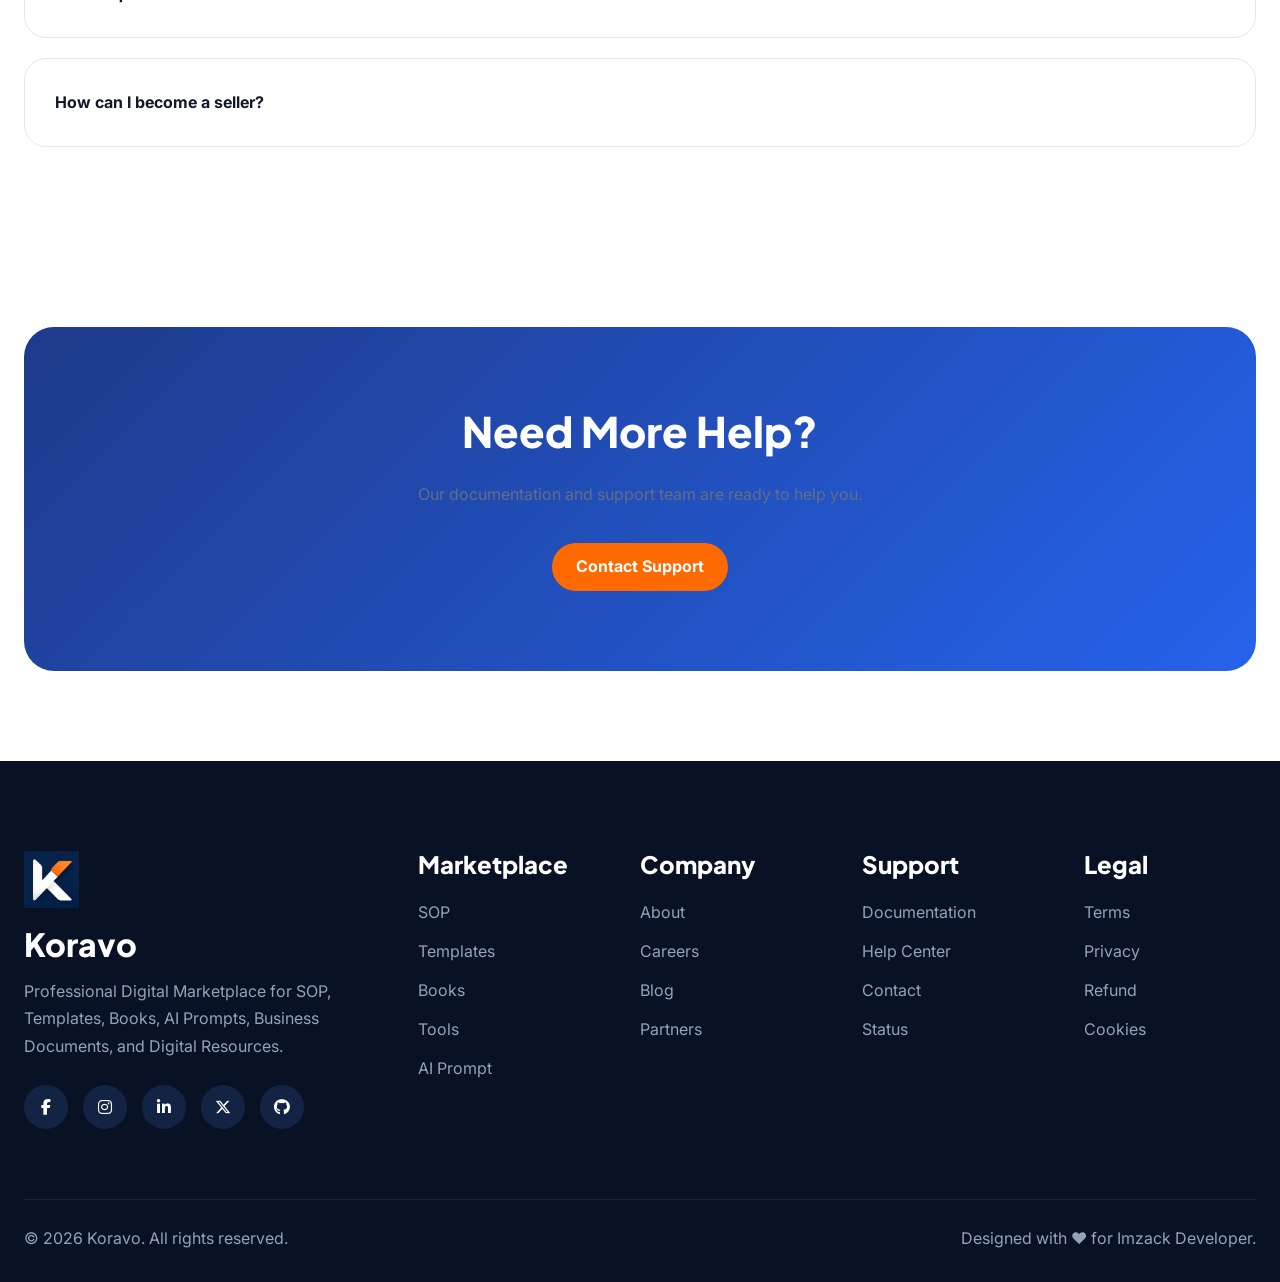
<file: resources.html>
<!doctype html>
<html lang="en">
  <head>
    <meta charset="UTF-8" />
    <meta name="viewport" content="width=device-width, initial-scale=1.0" />

    <title>Koravo - Professional Digital Marketplace</title>

    <link rel="stylesheet" href="assets/css/variables.css" />
    <link rel="stylesheet" href="assets/css/style.css" />
    <link rel="stylesheet" href="assets/css/components.css" />
    <link rel="stylesheet" href="assets/css/animations.css" />
    <link rel="stylesheet" href="assets/css/responsive.css" />
    <link rel="stylesheet" href="assets/css/resources.css" />
    <link rel="icon" type="image/png" href="assets/images/favicon.png" />

    <link
      rel="stylesheet"
      href="https://cdnjs.cloudflare.com/ajax/libs/font-awesome/6.7.2/css/all.min.css"
    />
  </head>
  <body>
    <header class="navbar">
      <div class="container">
        <div class="navbar__wrapper">
          <!-- Logo -->

          <a href="index.html" class="navbar__logo">
            <img src="assets/images/logo.png" alt="Koravo" />
          </a>

          <!-- Menu -->

          <nav class="navbar__menu">
            <ul>
              <li>
                <a href="marketplace.html">Marketplace</a>
              </li>

              <li>
                <a href="collections.html">Collections</a>
              </li>

              <li>
                <a href="solutions.html">Solutions</a>
              </li>

              <li>
                <a href="career.html">Career</a>
              </li>

              <li>
                <a href="resources.html">Resources</a>
              </li>
            </ul>
          </nav>

          <!-- Right -->

          <div class="navbar__right">
            <button class="search-btn">
              <i class="fa-solid fa-magnifying-glass"></i>
            </button>

            <a href="login.html" class="btn btn-light"> Login </a>

            <a href="register.html" class="btn btn-primary"> Register </a>

            <button class="mobile-toggle">
              <i class="fa-solid fa-bars"></i>
            </button>
          </div>
        </div>
      </div>
    </header>

    <main class="resources">
      <!--=====================================
        HERO
======================================-->

      <section class="resources-hero">
        <div class="container">
          <div class="resources-hero__wrapper">
            <div class="resources-hero__content">
              <span class="badge">
                <i class="fa-solid fa-book-open"></i>

                Knowledge Center
              </span>

              <h1>Learn, Explore & Grow with Koravo</h1>

              <p>
                Browse articles, documentation, tutorials, FAQs, implementation
                guides and digital transformation insights.
              </p>

              <div class="resources-search">
                <i class="fa-solid fa-magnifying-glass"></i>

                <input type="text" placeholder="Search documentation..." />

                <button>Search</button>
              </div>

              <div class="resources-tags">
                <a href="#">Documentation</a>

                <a href="#">Tutorial</a>

                <a href="#">Hospital</a>

                <a href="#">AI</a>

                <a href="#">Template</a>

                <a href="#">FAQ</a>
              </div>
            </div>

            <aside class="resources-widget"></aside>
          </div>
        </div>
      </section>

      <!--=====================================
        RESOURCE CATEGORIES
======================================-->

      <section class="resource-categories">
        <div class="container">
          <div class="section-header">
            <div>
              <span class="section-subtitle"> Categories </span>

              <h2>Explore Resources</h2>

              <p>
                Everything you need to learn and implement digital
                transformation.
              </p>
            </div>
          </div>

          <div class="resource-category-grid"></div>
        </div>
      </section>

      <!--=====================================
        FEATURED ARTICLES
======================================-->

      <section class="featured-resources">
        <div class="container">
          <div class="section-header">
            <div>
              <span class="section-subtitle"> Featured </span>

              <h2>Latest Resources</h2>
            </div>
          </div>

          <div class="resource-grid"></div>
        </div>
      </section>

      <!--=====================================
        FAQ
======================================-->

      <section class="resource-faq">
        <div class="container">
          <div class="section-header">
            <div>
              <span class="section-subtitle"> FAQ </span>

              <h2>Frequently Asked Questions</h2>
            </div>
          </div>

          <div class="faq-list"></div>
        </div>
      </section>

      <!--=====================================
        CTA
======================================-->

      <section class="resources-cta">
        <div class="container">
          <div class="cta-box">
            <h2>Need More Help?</h2>

            <p>Our documentation and support team are ready to help you.</p>

            <a href="#" class="btn btn-primary"> Contact Support </a>
          </div>
        </div>
      </section>
    </main>

    <footer class="footer">
      <div class="container">
        <div class="footer__top">
          <div class="footer-brand">
            <img src="assets/images/favicon.png" alt="Koravo" />
            <h3>Koravo</h3>

            <p>
              Professional Digital Marketplace for SOP, Templates, Books, AI
              Prompts, Business Documents, and Digital Resources.
            </p>

            <div class="footer-social">
              <a href="#"><i class="fab fa-facebook-f"></i></a>

              <a href="#"><i class="fab fa-instagram"></i></a>

              <a href="#"><i class="fab fa-linkedin-in"></i></a>

              <a href="#"><i class="fab fa-x-twitter"></i></a>

              <a href="#"><i class="fab fa-github"></i></a>
            </div>
          </div>

          <div class="footer-links">
            <h4>Marketplace</h4>

            <a href="#">SOP</a>

            <a href="#">Templates</a>

            <a href="#">Books</a>

            <a href="#">Tools</a>

            <a href="#">AI Prompt</a>
          </div>

          <div class="footer-links">
            <h4>Company</h4>

            <a href="#">About</a>

            <a href="#">Careers</a>

            <a href="#">Blog</a>

            <a href="#">Partners</a>
          </div>

          <div class="footer-links">
            <h4>Support</h4>

            <a href="#">Documentation</a>

            <a href="#">Help Center</a>

            <a href="#">Contact</a>

            <a href="#">Status</a>
          </div>

          <div class="footer-links">
            <h4>Legal</h4>

            <a href="#">Terms</a>

            <a href="#">Privacy</a>

            <a href="#">Refund</a>

            <a href="#">Cookies</a>
          </div>
        </div>

        <div class="footer-bottom">
          <span> © 2026 Koravo. All rights reserved. </span>

          <span> Designed with ❤️ for Imzack Developer. </span>
        </div>
      </div>
    </footer>
    <!--=====================================
    FLOATING CHAT
======================================-->
    <a href="#" class="floating-chat">
      <i class="fa-solid fa-comments"></i>
    </a>
    <button id="backToTop">
      <i class="fa-solid fa-arrow-up"></i>
    </button>
    <script src="assets/js/app.js"></script>
    <script src="assets/js/resources.js"></script>
  </body>
</html>
</file>
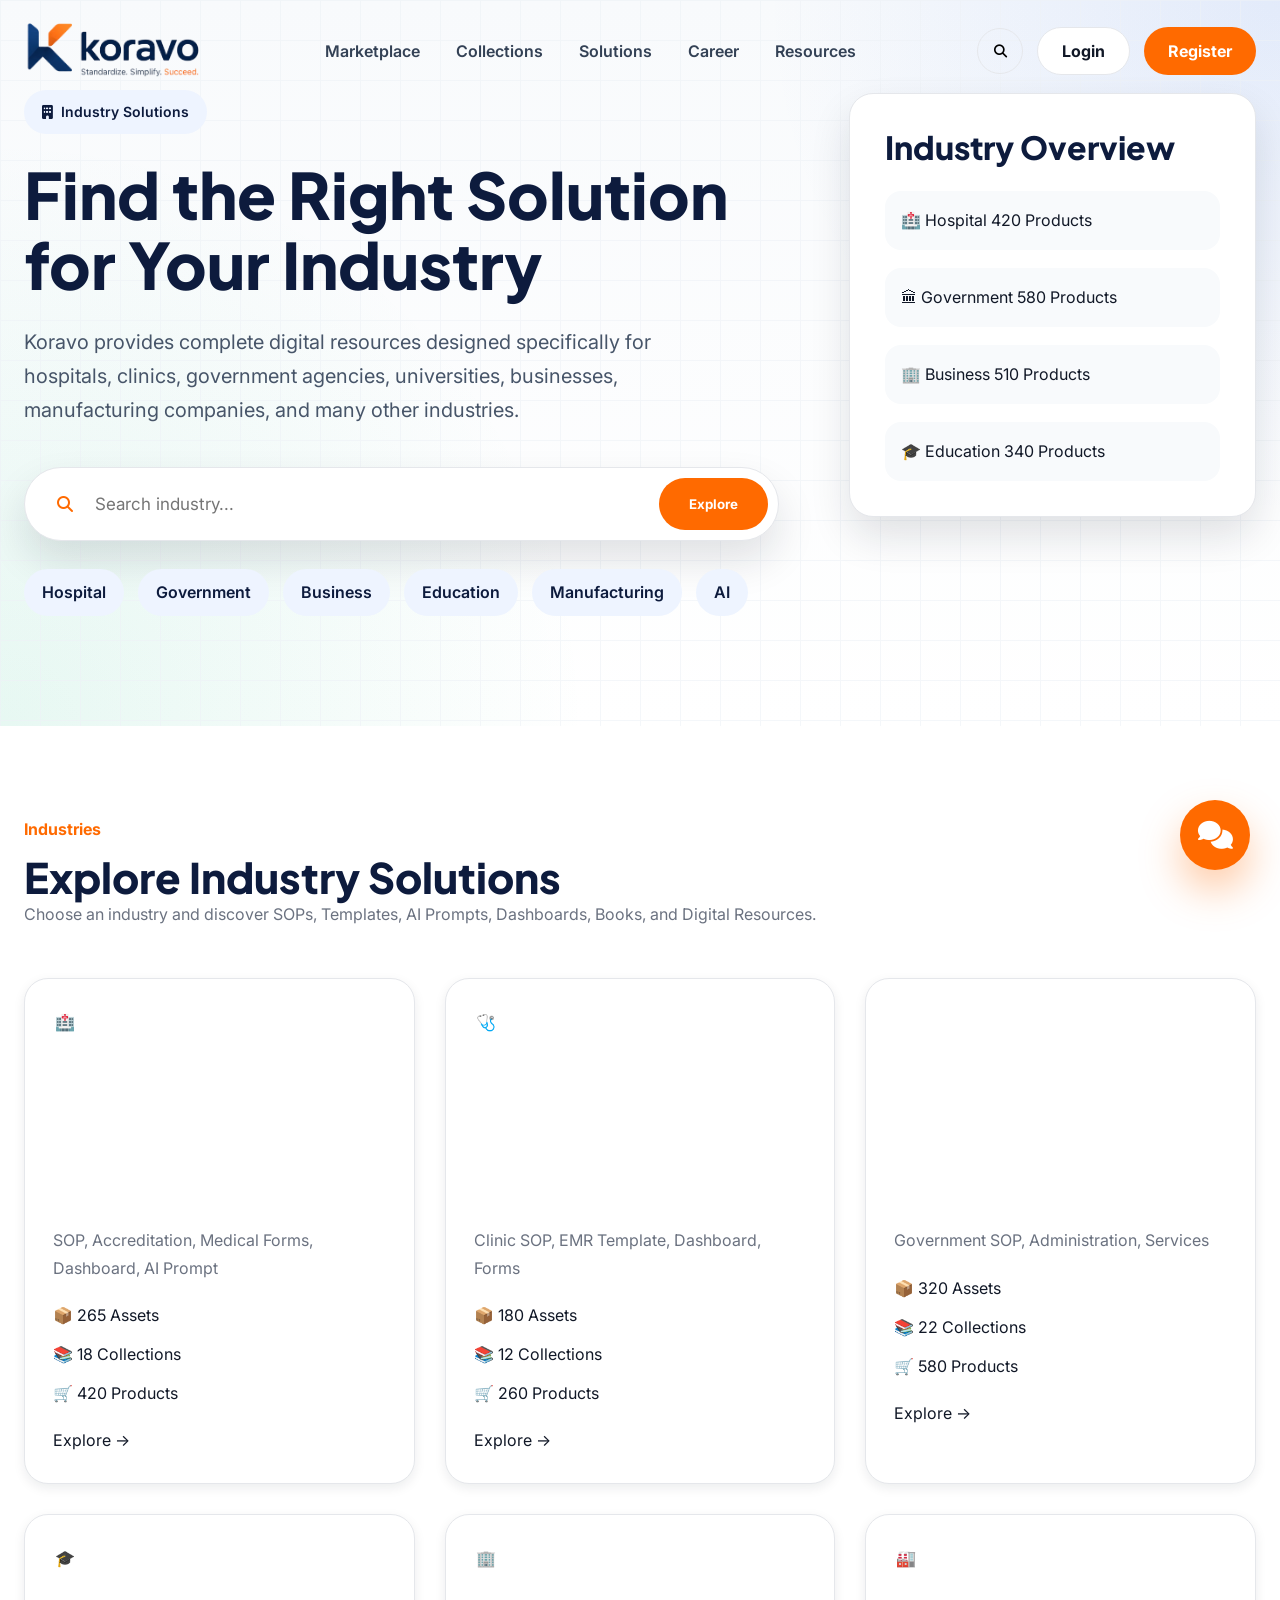
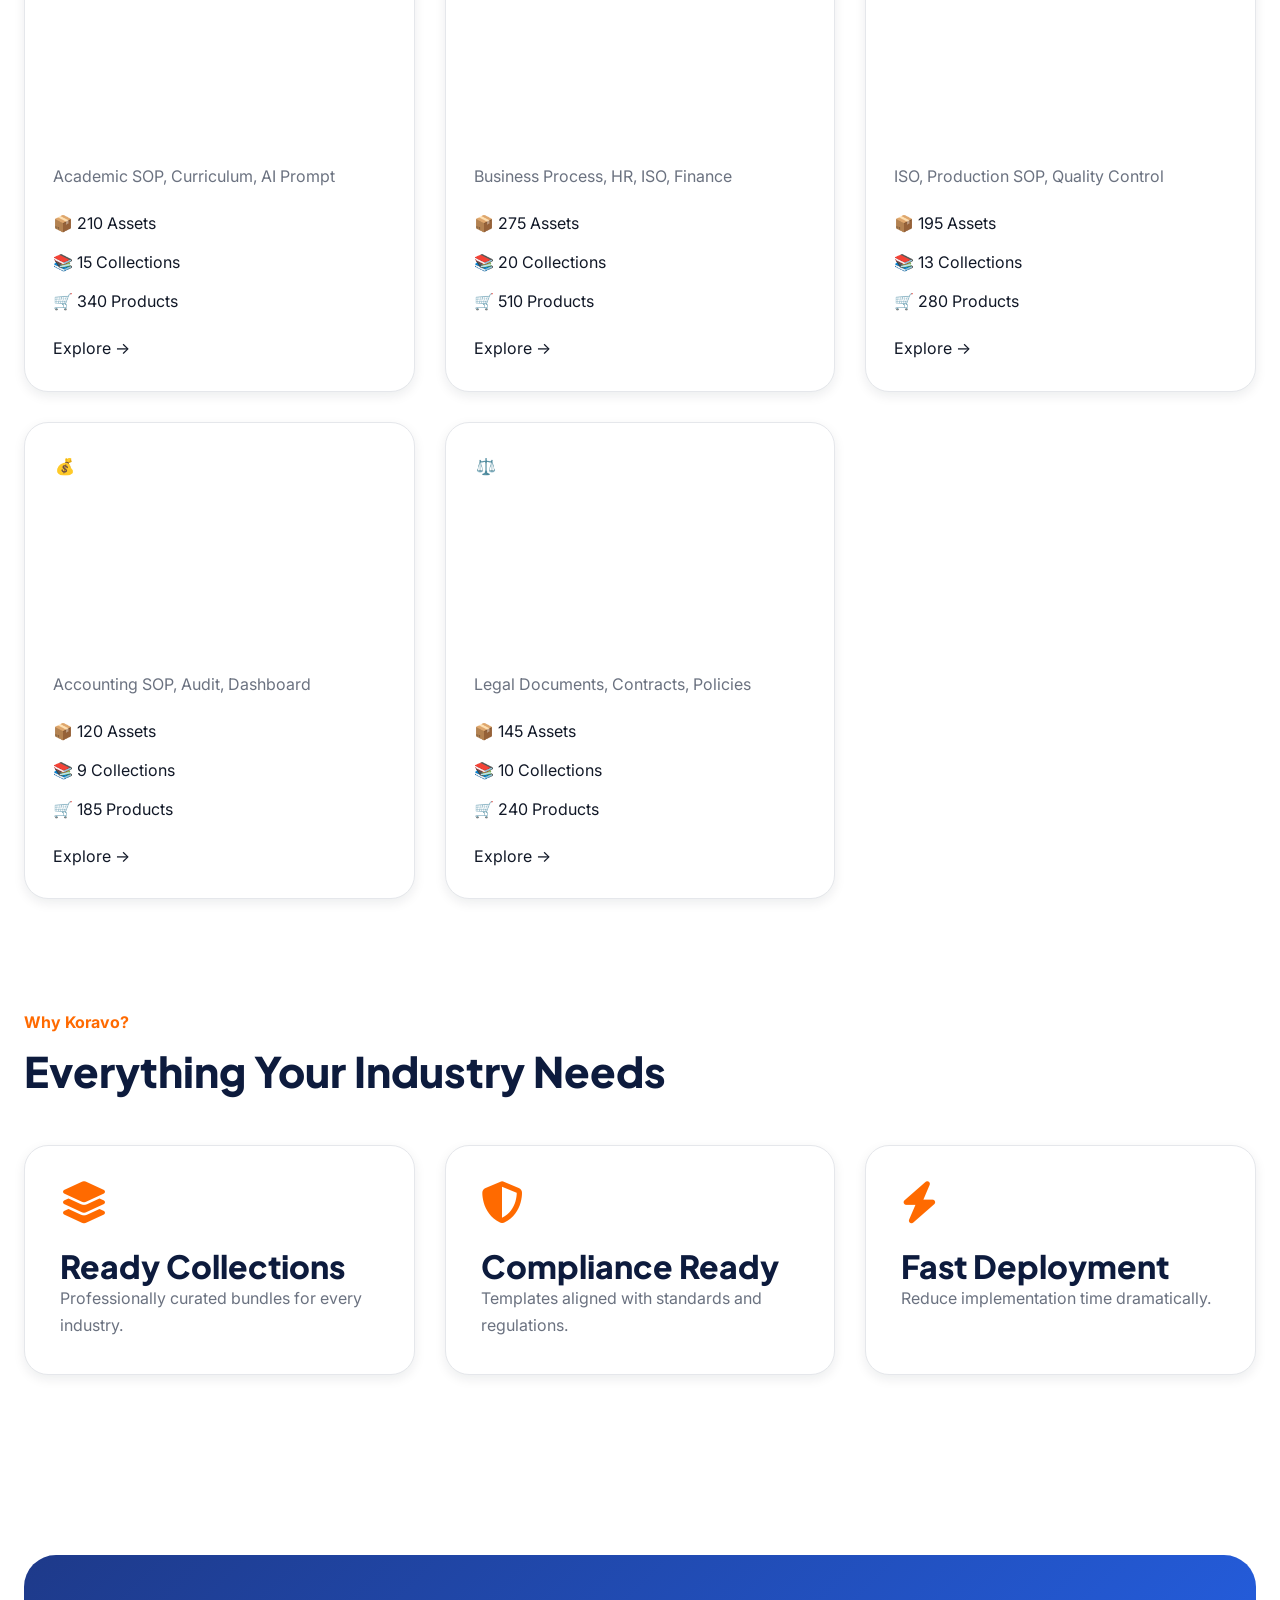
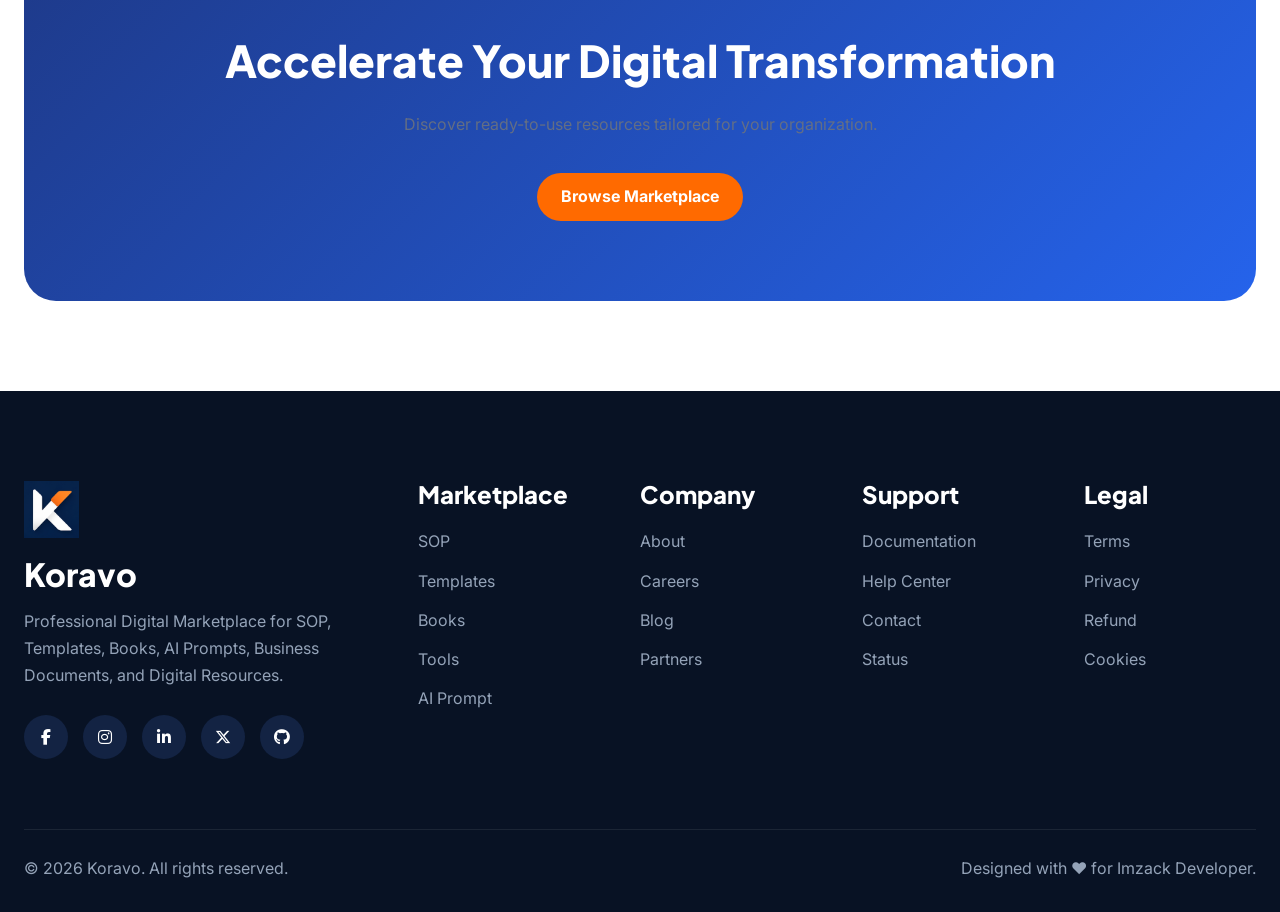
<file: solutions.html>
<!doctype html>
<html lang="en">
  <head>
    <meta charset="UTF-8" />
    <meta name="viewport" content="width=device-width, initial-scale=1.0" />

    <title>Koravo - Professional Digital Marketplace</title>

    <link rel="stylesheet" href="assets/css/variables.css" />
    <link rel="stylesheet" href="assets/css/style.css" />
    <link rel="stylesheet" href="assets/css/components.css" />
    <link rel="stylesheet" href="assets/css/animations.css" />
    <link rel="stylesheet" href="assets/css/responsive.css" />
    <link rel="stylesheet" href="assets/css/solutions.css" />
    <link rel="icon" type="image/png" href="assets/images/favicon.png" />

    <link
      rel="stylesheet"
      href="https://cdnjs.cloudflare.com/ajax/libs/font-awesome/6.7.2/css/all.min.css"
    />
  </head>
  <body>
    <header class="navbar">
      <div class="container">
        <div class="navbar__wrapper">
          <!-- Logo -->

          <a href="index.html" class="navbar__logo">
            <img src="assets/images/logo.png" alt="Koravo" />
          </a>

          <!-- Menu -->

          <nav class="navbar__menu">
            <ul>
              <li>
                <a href="marketplace.html">Marketplace</a>
              </li>

              <li>
                <a href="collections.html">Collections</a>
              </li>

              <li>
                <a href="solutions.html">Solutions</a>
              </li>

              <li>
                <a href="career.html">Career</a>
              </li>

              <li>
                <a href="resources.html">Resources</a>
              </li>
            </ul>
          </nav>

          <!-- Right -->

          <div class="navbar__right">
            <button class="search-btn">
              <i class="fa-solid fa-magnifying-glass"></i>
            </button>

            <a href="login.html" class="btn btn-light"> Login </a>

            <a href="register.html" class="btn btn-primary"> Register </a>

            <button class="mobile-toggle">
              <i class="fa-solid fa-bars"></i>
            </button>
          </div>
        </div>
      </div>
    </header>

    <main class="solutions">
      <!--=====================================
        HERO
======================================-->

      <section class="solutions-hero">
        <div class="container">
          <div class="solutions-hero__wrapper">
            <div class="solutions-hero__content">
              <span class="badge">
                <i class="fa-solid fa-building"></i>

                Industry Solutions
              </span>

              <h1>Find the Right Solution for Your Industry</h1>

              <p>
                Koravo provides complete digital resources designed specifically
                for hospitals, clinics, government agencies, universities,
                businesses, manufacturing companies, and many other industries.
              </p>

              <div class="solutions-search">
                <i class="fa-solid fa-magnifying-glass"></i>

                <input type="text" placeholder="Search industry..." />

                <button>Explore</button>
              </div>

              <div class="solutions-tags">
                <a href="#">Hospital</a>

                <a href="#">Government</a>

                <a href="#">Business</a>

                <a href="#">Education</a>

                <a href="#">Manufacturing</a>

                <a href="#">AI</a>
              </div>
            </div>

            <aside class="solutions-widget"></aside>
          </div>
        </div>
      </section>

      <!--=====================================
        INDUSTRIES
======================================-->

      <section class="industry-solutions">
        <div class="container">
          <div class="section-header">
            <div>
              <span class="section-subtitle"> Industries </span>

              <h2>Explore Industry Solutions</h2>

              <p>
                Choose an industry and discover SOPs, Templates, AI Prompts,
                Dashboards, Books, and Digital Resources.
              </p>
            </div>
          </div>

          <div class="solutions-grid"></div>
        </div>
      </section>

      <!--=====================================
        FEATURES
======================================-->

      <section class="solution-features">
        <div class="container">
          <div class="section-header">
            <div>
              <span class="section-subtitle"> Why Koravo? </span>

              <h2>Everything Your Industry Needs</h2>
            </div>
          </div>

          <div class="feature-grid"></div>
        </div>
      </section>

      <!--=====================================
        CTA
======================================-->

      <section class="solutions-cta">
        <div class="container">
          <div class="cta-box">
            <h2>Accelerate Your Digital Transformation</h2>

            <p>
              Discover ready-to-use resources tailored for your organization.
            </p>

            <a href="marketplace.html" class="btn btn-primary">
              Browse Marketplace
            </a>
          </div>
        </div>
      </section>
    </main>

    <footer class="footer">
      <div class="container">
        <div class="footer__top">
          <div class="footer-brand">
            <img src="assets/images/favicon.png" alt="Koravo" />
            <h3>Koravo</h3>

            <p>
              Professional Digital Marketplace for SOP, Templates, Books, AI
              Prompts, Business Documents, and Digital Resources.
            </p>

            <div class="footer-social">
              <a href="#"><i class="fab fa-facebook-f"></i></a>

              <a href="#"><i class="fab fa-instagram"></i></a>

              <a href="#"><i class="fab fa-linkedin-in"></i></a>

              <a href="#"><i class="fab fa-x-twitter"></i></a>

              <a href="#"><i class="fab fa-github"></i></a>
            </div>
          </div>

          <div class="footer-links">
            <h4>Marketplace</h4>

            <a href="#">SOP</a>

            <a href="#">Templates</a>

            <a href="#">Books</a>

            <a href="#">Tools</a>

            <a href="#">AI Prompt</a>
          </div>

          <div class="footer-links">
            <h4>Company</h4>

            <a href="#">About</a>

            <a href="#">Careers</a>

            <a href="#">Blog</a>

            <a href="#">Partners</a>
          </div>

          <div class="footer-links">
            <h4>Support</h4>

            <a href="#">Documentation</a>

            <a href="#">Help Center</a>

            <a href="#">Contact</a>

            <a href="#">Status</a>
          </div>

          <div class="footer-links">
            <h4>Legal</h4>

            <a href="#">Terms</a>

            <a href="#">Privacy</a>

            <a href="#">Refund</a>

            <a href="#">Cookies</a>
          </div>
        </div>

        <div class="footer-bottom">
          <span> © 2026 Koravo. All rights reserved. </span>

          <span> Designed with ❤️ for Imzack Developer. </span>
        </div>
      </div>
    </footer>
    <!--=====================================
    FLOATING CHAT
======================================-->
    <a href="#" class="floating-chat">
      <i class="fa-solid fa-comments"></i>
    </a>
    <button id="backToTop">
      <i class="fa-solid fa-arrow-up"></i>
    </button>
    <script src="assets/js/app.js"></script>
    <script src="assets/js/solutions.js"></script>
  </body>
</html>
</file>
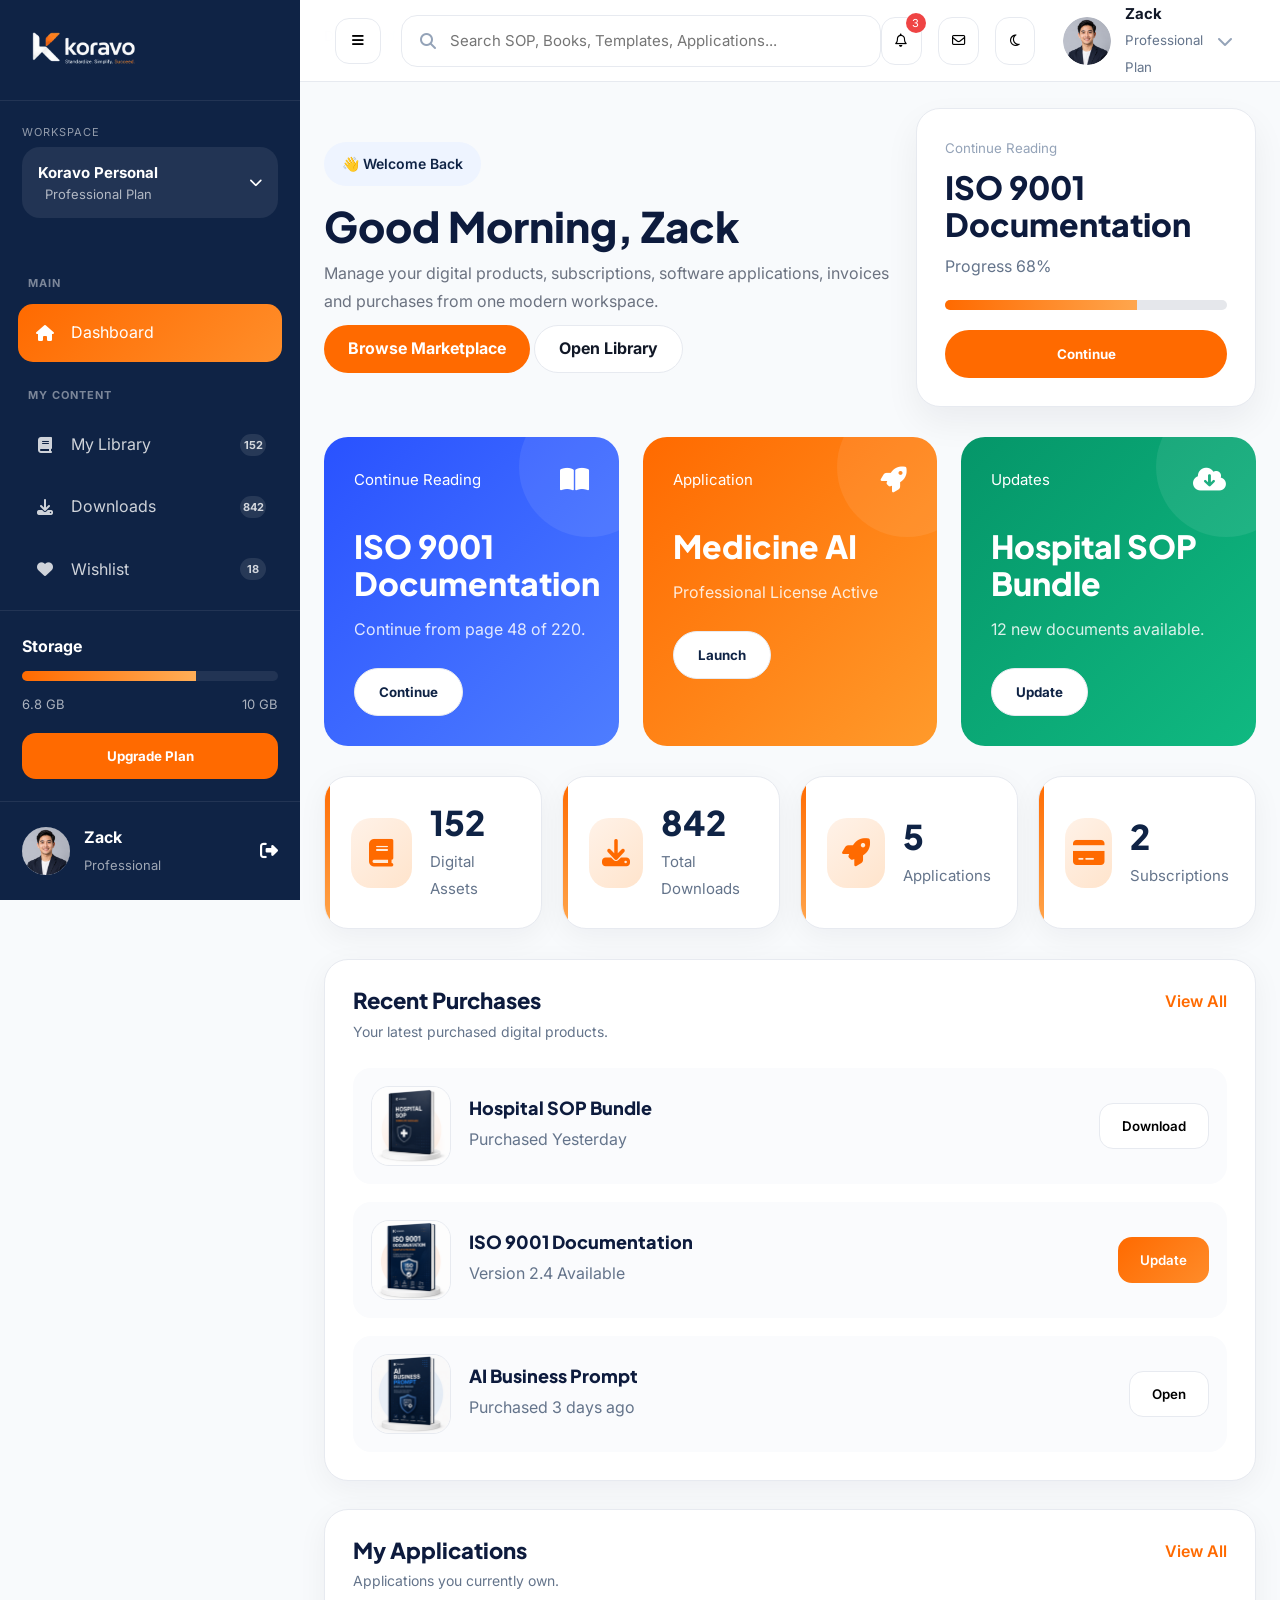
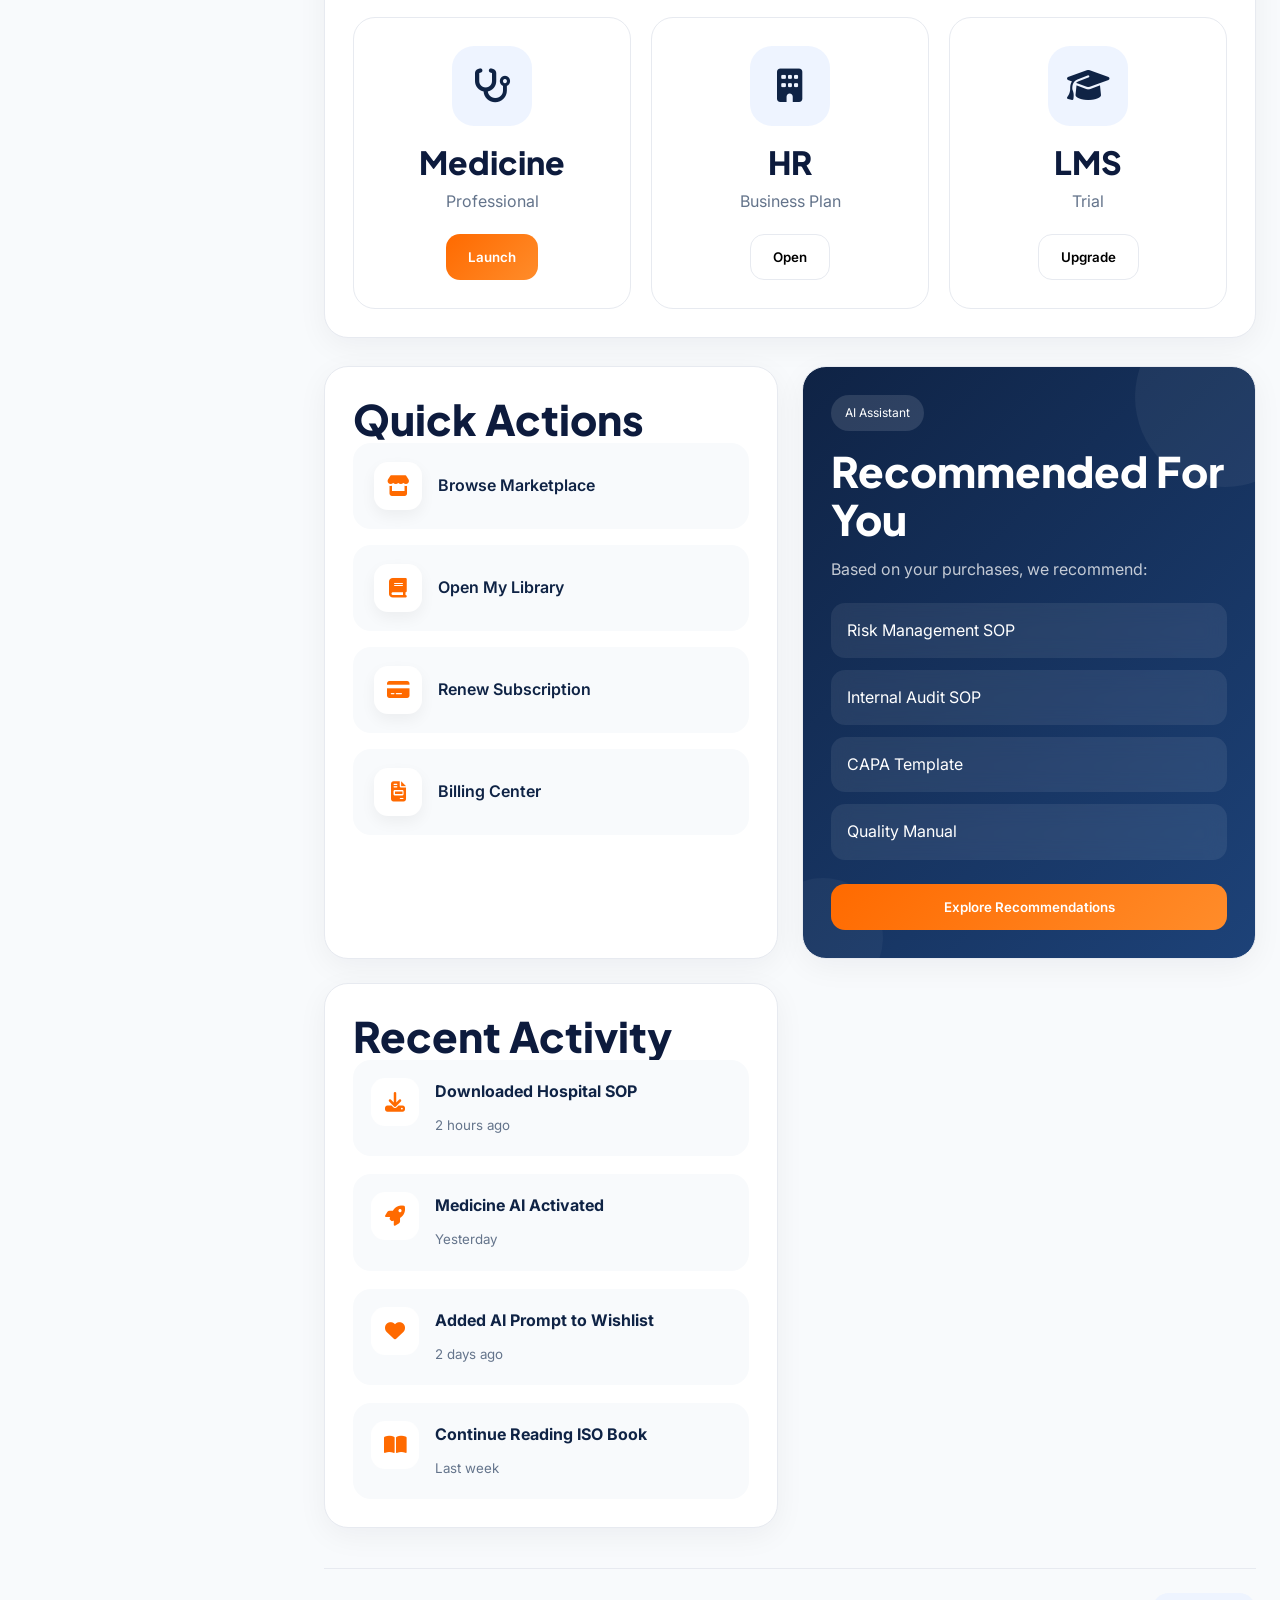
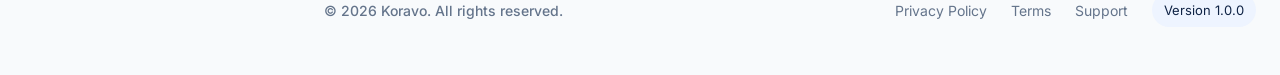
<file: users/dashboard.html>
<!doctype html>
<html lang="en">
  <head>
    <meta charset="UTF-8" />

    <meta name="viewport" content="width=device-width, initial-scale=1.0" />

    <title>Dashboard | Koravo</title>

    <link rel="icon" type="image/png" href="../assets/images/favicon.png" />

    <link rel="stylesheet" href="../assets/css/variables.css" />
    <link rel="stylesheet" href="../assets/css/style.css" />
    <link rel="stylesheet" href="../assets/css/components.css" />
    <link rel="stylesheet" href="../assets/css/animations.css" />
    <link rel="stylesheet" href="../assets/css/responsive.css" />
    <link rel="stylesheet" href="../assets/css/dashboard.css" />

    <link
      rel="stylesheet"
      href="https://cdnjs.cloudflare.com/ajax/libs/font-awesome/6.7.2/css/all.min.css"
    />
  </head>

  <body>
    <div class="dashboard">
    <div id="sidebar"></div>
<main class="dashboard-main">
  <div id="header"></div>

    <div class="dashboard-page">

        <!-- Breadcrumb -->

        <div class="breadcrumb">

            <a href="dashboard.html">

                Dashboard

            </a>

            <span>/</span>

            <strong>Overview</strong>

        </div>

        <!--==================================
                HERO
        ===================================-->

        <section class="dashboard-hero">

            <div class="hero-content">

                <span class="hero-badge">

                    👋 Welcome Back

                </span>

                <h1>

                    Good Morning, Zack

                </h1>

                <p>

                    Manage your digital products, subscriptions, software applications, invoices and purchases from one modern workspace.

                </p>

                <div class="hero-actions">

                    <a
                        href="../marketplace.html"
                        class="btn btn-primary"
                    >

                        Browse Marketplace

                    </a>

                    <a
                        href="library.html"
                        class="btn btn-light"
                    >

                        Open Library

                    </a>

                </div>

            </div>

            <div class="hero-card">

                <small>

                    Continue Reading

                </small>

                <h3>

                    ISO 9001 Documentation

                </h3>

                <p>

                    Progress 68%

                </p>

                <div class="hero-progress">

                    <div class="hero-progress-bar"></div>

                </div>

                <button class="btn btn-primary w-100">

                    Continue

                </button>

            </div>

        </section>

        <section class="workspace-grid">

         <div class="workspace-widget blue">

            <div class="workspace-top">

                  <span>Continue Reading</span>

                  <i class="fa-solid fa-book-open"></i>

            </div>

            <h3>ISO 9001 Documentation</h3>

            <p>
                  Continue from page 48 of 220.
            </p>

            <button class="btn btn-light">

                  Continue

            </button>

         </div>

         <div class="workspace-widget orange">

            <div class="workspace-top">

                  <span>Application</span>

                  <i class="fa-solid fa-rocket"></i>

            </div>

            <h3>Medicine AI</h3>

            <p>

                  Professional License Active

            </p>

            <button class="btn btn-light">

                  Launch

            </button>

         </div>

         <div class="workspace-widget green">

            <div class="workspace-top">

                  <span>Updates</span>

                  <i class="fa-solid fa-cloud-arrow-down"></i>

            </div>

            <h3>Hospital SOP Bundle</h3>

            <p>

                  12 new documents available.

            </p>

            <button class="btn btn-light">

                  Update

            </button>

         </div>

       </section>

        <!--==================================
                STATS
        ===================================-->

        <section class="dashboard-stats">

            <div class="stat-card">

                <div class="stat-icon">

                    <i class="fa-solid fa-book"></i>

                </div>

                <div>

                    <h2>152</h2>

                    <span>Digital Assets</span>

                </div>

            </div>

            <div class="stat-card">

                <div class="stat-icon">

                    <i class="fa-solid fa-download"></i>

                </div>

                <div>

                    <h2>842</h2>

                    <span>Total Downloads</span>

                </div>

            </div>

            <div class="stat-card">

                <div class="stat-icon">

                    <i class="fa-solid fa-rocket"></i>

                </div>

                <div>

                    <h2>5</h2>

                    <span>Applications</span>

                </div>

            </div>

            <div class="stat-card">

                <div class="stat-icon">

                    <i class="fa-solid fa-credit-card"></i>

                </div>

                <div>

                    <h2>2</h2>

                    <span>Subscriptions</span>

                </div>

            </div>

        </section>
        <!--==================================
        DASHBOARD GRID
===================================-->

         <section class="dashboard-grid">

            <!--==================================
                     LEFT CONTENT
            ===================================-->

            <div class="dashboard-left">

               <!-- Recent Purchases -->

               <div class="dashboard-widget">

                     <div class="widget-header">

                        <div>

                           <h2>Recent Purchases</h2>

                           <p>Your latest purchased digital products.</p>

                        </div>

                        <a href="orders.html">

                           View All

                        </a>

                     </div>

                     <div class="purchase-list">

                        <div class="purchase-item">

                           <img src="../assets/images/preview1.png">

                           <div class="purchase-info">

                                 <h4>Hospital SOP Bundle</h4>

                                 <span>Purchased Yesterday</span>

                           </div>

                           <button class="btn btn-light">

                                 Download

                           </button>

                        </div>

                        <div class="purchase-item">

                           <img src="../assets/images/product2.png">

                           <div class="purchase-info">

                                 <h4>ISO 9001 Documentation</h4>

                                 <span>Version 2.4 Available</span>

                           </div>

                           <button class="btn btn-primary">

                                 Update

                           </button>

                        </div>

                        <div class="purchase-item">

                           <img src="../assets/images/product3.png">

                           <div class="purchase-info">

                                 <h4>AI Business Prompt</h4>

                                 <span>Purchased 3 days ago</span>

                           </div>

                           <button class="btn btn-light">

                                 Open

                           </button>

                        </div>

                     </div>

               </div>

               <!-- Applications -->

               <div class="dashboard-widget">

                     <div class="widget-header">

                        <div>

                           <h2>My Applications</h2>

                           <p>Applications you currently own.</p>

                        </div>

                        <a href="applications.html">

                           View All

                        </a>

                     </div>

                     <div class="apps-grid">

                        <div class="application-card">

                           <div class="app-icon">

                                 <i class="fa-solid fa-stethoscope"></i>

                           </div>

                           <h3>Medicine</h3>

                           <span>Professional</span>

                           <button class="btn btn-primary">

                                 Launch

                           </button>

                        </div>

                        <div class="application-card">

                           <div class="app-icon">

                                 <i class="fa-solid fa-building"></i>

                           </div>

                           <h3>HR</h3>

                           <span>Business Plan</span>

                           <button class="btn btn-light">

                                 Open

                           </button>

                        </div>

                        <div class="application-card">

                           <div class="app-icon">

                                 <i class="fa-solid fa-graduation-cap"></i>

                           </div>

                           <h3>LMS</h3>

                           <span>Trial</span>

                           <button class="btn btn-light">

                                 Upgrade

                           </button>

                        </div>

                     </div>

               </div>

            </div>

            <!--==================================
                     RIGHT SIDEBAR
            ===================================-->

            <aside class="dashboard-right">

               <!-- Quick Actions -->

               <div class="dashboard-widget">

                     <h2>Quick Actions</h2>

                     <div class="quick-actions">

                        <a href="../marketplace.html">

                           <i class="fa-solid fa-store"></i>

                           Browse Marketplace

                        </a>

                        <a href="library.html">

                           <i class="fa-solid fa-book"></i>

                           Open My Library

                        </a>

                        <a href="subscriptions.html">

                           <i class="fa-solid fa-credit-card"></i>

                           Renew Subscription

                        </a>

                        <a href="billing.html">

                           <i class="fa-solid fa-file-invoice"></i>

                           Billing Center

                        </a>

                     </div>

               </div>

               <!-- AI Recommendation -->

               <div class="dashboard-widget ai-widget">

                     <span class="widget-tag">

                        AI Assistant

                     </span>

                     <h2>

                        Recommended For You

                     </h2>

                     <p>

                        Based on your purchases, we recommend:

                     </p>

                     <ul>

                        <li>Risk Management SOP</li>

                        <li>Internal Audit SOP</li>

                        <li>CAPA Template</li>

                        <li>Quality Manual</li>

                     </ul>

                     <button class="btn btn-primary w-100">

                        Explore Recommendations

                     </button>

               </div>

               <!-- Activity -->

               <div class="dashboard-widget">

                     <h2>

                        Recent Activity

                     </h2>

                     <div class="activity-list">

                        <div class="activity-item">

                           <i class="fa-solid fa-download"></i>

                           <div>

                                 <strong>Downloaded Hospital SOP</strong>

                                 <small>2 hours ago</small>

                           </div>

                        </div>

                        <div class="activity-item">

                           <i class="fa-solid fa-rocket"></i>

                           <div>

                                 <strong>Medicine AI Activated</strong>

                                 <small>Yesterday</small>

                           </div>

                        </div>

                        <div class="activity-item">

                           <i class="fa-solid fa-heart"></i>

                           <div>

                                 <strong>Added AI Prompt to Wishlist</strong>

                                 <small>2 days ago</small>

                           </div>

                        </div>

                        <div class="activity-item">

                           <i class="fa-solid fa-book-open"></i>

                           <div>

                                 <strong>Continue Reading ISO Book</strong>

                                 <small>Last week</small>

                           </div>

                        </div>

                     </div>

               </div>

            </aside>

         </section>

      <div id="footer"></div>
    </div>
</main>
  </body>
  <script src="../assets/js/include.js"></script>
<script src="../assets/js/dashboard.js"></script>
</html>
</file>
<file: assets/css/variables.css>
/* ==========================================
   KORAVO DESIGN SYSTEM
   Version : 1.0
========================================== */

:root {
  /*==================================
      COLORS
    ==================================*/

  --primary: #0d1b3d;
  --primary-light: #1f3a6d;
  --primary-dark: #081224;

  --secondary: #ff6a00;
  --secondary-hover: #e65f00;

  --success: #10b981;
  --warning: #f59e0b;
  --danger: #ef4444;
  --info: #3b82f6;

  --white: #ffffff;

  --gray-50: #f8fafc;
  --gray-100: #f1f5f9;
  --gray-200: #e2e8f0;
  --gray-300: #cbd5e1;
  --gray-400: #94a3b8;
  --gray-500: #64748b;
  --gray-600: #475569;
  --gray-700: #334155;
  --gray-800: #1e293b;
  --gray-900: #0f172a;

  --text: #111827;
  --text-light: #6b7280;

  --border: #e5e7eb;

  --background: #ffffff;
  --section: #f8fafc;
  --card: #ffffff;

  /*==================================
      TYPOGRAPHY
    ==================================*/

  --font-heading: "Plus Jakarta Sans", sans-serif;
  --font-body: "Inter", sans-serif;

  --fs-hero: 72px;
  --fs-h1: 56px;
  --fs-h2: 42px;
  --fs-h3: 32px;
  --fs-h4: 24px;
  --fs-h5: 20px;

  --fs-body-lg: 18px;
  --fs-body: 16px;
  --fs-small: 14px;
  --fs-xs: 12px;

  --fw-light: 300;
  --fw-normal: 400;
  --fw-medium: 500;
  --fw-semibold: 600;
  --fw-bold: 700;
  --fw-extrabold: 800;

  --line-height: 1.7;

  /*==================================
      SPACING
    ==================================*/

  --space-1: 4px;
  --space-2: 8px;
  --space-3: 12px;
  --space-4: 16px;
  --space-5: 20px;
  --space-6: 24px;
  --space-7: 32px;
  --space-8: 40px;
  --space-9: 48px;
  --space-10: 64px;
  --space-11: 80px;
  --space-12: 96px;
  --space-13: 120px;

  /*==================================
      CONTAINER
    ==================================*/

  --container: 1320px;

  /*==================================
      BORDER RADIUS
    ==================================*/

  --radius-sm: 10px;
  --radius-md: 16px;
  --radius-lg: 24px;
  --radius-xl: 32px;
  --radius-full: 9999px;

  /*==================================
      SHADOW
    ==================================*/

  --shadow-xs: 0 2px 4px rgba(15, 23, 42, 0.05);

  --shadow-sm: 0 4px 12px rgba(15, 23, 42, 0.08);

  --shadow-md: 0 10px 25px rgba(15, 23, 42, 0.1);

  --shadow-lg: 0 20px 40px rgba(15, 23, 42, 0.12);

  --shadow-xl: 0 35px 80px rgba(15, 23, 42, 0.16);

  /*==================================
      TRANSITION
    ==================================*/

  --transition: 0.3s ease;

  /*==================================
      HEADER
    ==================================*/

  --header-height: 82px;

  /*==================================
      Z INDEX
    ==================================*/

  --z-dropdown: 900;
  --z-fixed: 999;
  --z-modal: 9999;
}
</file>
<file: assets/css/style.css>
/* ======================================================
   KORAVO
   style.css
   Base Styles
====================================================== */

/*==============================
  GOOGLE FONTS
==============================*/

@import url("https://fonts.googleapis.com/css2?family=Inter:wght@300;400;500;600;700;800&family=Plus+Jakarta+Sans:wght@500;600;700;800&display=swap");

/*==============================
  RESET
==============================*/

*,
*::before,
*::after {
  margin: 0;
  padding: 0;
  box-sizing: border-box;
}

html {
  scroll-behavior: smooth;
}

body {
  font-family: var(--font-body);
  font-size: var(--fs-body);
  color: var(--text);
  background: var(--background);
  line-height: var(--line-height);
  overflow-x: hidden;
  text-rendering: optimizeLegibility;
  -webkit-font-smoothing: antialiased;
}

/*==============================
  SELECTION
==============================*/

::selection {
  background: var(--secondary);
  color: #fff;
}

/*==============================
  SCROLLBAR
==============================*/

::-webkit-scrollbar {
  width: 10px;
}

::-webkit-scrollbar-track {
  background: #f1f1f1;
}

::-webkit-scrollbar-thumb {
  background: var(--primary);
  border-radius: 50px;
}

::-webkit-scrollbar-thumb:hover {
  background: var(--secondary);
}

/*==============================
  IMAGES
==============================*/

img {
  max-width: 100%;
  display: block;
}

picture {
  display: block;
}

/*==============================
  LINKS
==============================*/

a {
  color: inherit;
  text-decoration: none;
  transition: var(--transition);
}

/*==============================
  LIST
==============================*/

ul,
ol {
  list-style: none;
}

/*==============================
  BUTTON
==============================*/

button {
  border: none;
  outline: none;
  background: none;
  cursor: pointer;
  font-family: inherit;
}

/*==============================
  INPUT
==============================*/

input,
textarea,
select {
  font-family: inherit;
  font-size: inherit;
  outline: none;
}

/*==============================
  HEADINGS
==============================*/

h1,
h2,
h3,
h4,
h5,
h6 {
  font-family: var(--font-heading);
  font-weight: 800;
  line-height: 1.15;
  color: var(--primary);
}

h1 {
  font-size: var(--fs-h1);
}

h2 {
  font-size: var(--fs-h2);
}

h3 {
  font-size: var(--fs-h3);
}

h4 {
  font-size: var(--fs-h4);
}

h5 {
  font-size: var(--fs-h5);
}

p {
  color: var(--text-light);
}

/*==============================
  CONTAINER
==============================*/

.container {
  width: 100%;
  max-width: var(--container);
  margin: auto;
  padding-inline: 24px;
}

/*==============================
  SECTION
==============================*/

section {
  padding: 100px 0;
}

/*==============================
  GRID
==============================*/

.grid {
  display: grid;
}

.flex {
  display: flex;
}

.flex-center {
  display: flex;
  justify-content: center;
  align-items: center;
}

.flex-between {
  display: flex;
  justify-content: space-between;
  align-items: center;
}

/*==============================
  UTILITIES
==============================*/

.text-center {
  text-align: center;
}

.w-100 {
  width: 100%;
}

.mt-1 {
  margin-top: 8px;
}

.mt-2 {
  margin-top: 16px;
}

.mt-3 {
  margin-top: 24px;
}

.mt-4 {
  margin-top: 32px;
}

.mt-5 {
  margin-top: 48px;
}

.mb-1 {
  margin-bottom: 8px;
}

.mb-2 {
  margin-bottom: 16px;
}

.mb-3 {
  margin-bottom: 24px;
}

.mb-4 {
  margin-bottom: 32px;
}

.mb-5 {
  margin-bottom: 48px;
}

/*==============================
  BADGE
==============================*/

.badge {
  display: inline-flex;
  align-items: center;
  gap: 8px;

  padding: 10px 18px;

  border-radius: 999px;

  background: #eef4ff;

  color: var(--primary);

  font-weight: 600;

  font-size: 14px;
}

/*==============================
  TITLE
==============================*/

.section-title {
  max-width: 700px;
  margin: auto;
  text-align: center;
}

.section-title h2 {
  margin-bottom: 18px;
}

.section-title p {
  font-size: 18px;
}

/*==============================
  GLASS EFFECT
==============================*/

.glass {
  background: rgba(255, 255, 255, 0.7);

  backdrop-filter: blur(20px);

  border: 1px solid rgba(255, 255, 255, 0.3);
}

/*==============================
  CARD
==============================*/

.card {
  background: #fff;

  border-radius: var(--radius-lg);

  border: 1px solid var(--border);

  box-shadow: var(--shadow-sm);

  transition: var(--transition);
}

.card:hover {
  transform: translateY(-6px);

  box-shadow: var(--shadow-lg);
}

/*==============================
  HIGHLIGHT TEXT
==============================*/

.text-primary {
  color: var(--primary);
}

.text-orange {
  color: var(--secondary);
}

.text-muted {
  color: var(--text-light);
}

/*==============================
  BACKGROUND
==============================*/

.bg-light {
  background: var(--section);
}

.bg-white {
  background: #fff;
}
</file>
<file: assets/css/components.css>
/*=========================================
    NAVBAR
=========================================*/

.navbar {
  position: fixed;
  top: 0;
  left: 0;

  width: 100%;

  z-index: 999;

  transition: 0.35s;

  padding: 18px 0;
}

.navbar.scrolled {
  background: rgba(255, 255, 255, 0.82);

  backdrop-filter: blur(18px);

  box-shadow: 0 10px 40px rgba(0, 0, 0, 0.05);
}

.navbar__wrapper {
  display: flex;

  justify-content: space-between;

  align-items: center;
}

.navbar__logo {
  display: flex;
  align-items: center;
  flex-shrink: 0;
}

.navbar__logo img {
  width: 180px;
  height: auto;
  display: block;
}

.navbar__menu ul {
  display: flex;

  gap: 36px;
}

.navbar__menu a {
  font-weight: 600;

  color: var(--gray-700);

  position: relative;
}

.navbar__menu a::after {
  content: "";

  position: absolute;

  left: 0;

  bottom: -8px;

  width: 0;

  height: 2px;

  background: var(--secondary);

  transition: 0.3s;
}

.navbar__menu a:hover {
  color: var(--primary);
}

.navbar__menu a:hover::after {
  width: 100%;
}

.navbar__right {
  display: flex;

  align-items: center;

  gap: 14px;
}

.search-btn {
  width: 46px;

  height: 46px;

  border-radius: 50%;

  border: 1px solid var(--border);

  transition: 0.3s;
}

.search-btn:hover {
  background: var(--primary);

  color: #fff;
}

.btn {
  display: inline-flex;

  align-items: center;

  justify-content: center;

  height: 48px;

  padding: 0 24px;

  border-radius: 999px;

  font-weight: 700;

  transition: 0.3s;
}

.btn-light {
  background: #fff;

  border: 1px solid var(--border);
}

.btn-light:hover {
  background: var(--gray-100);
}

.btn-primary {
  background: var(--secondary);

  color: #fff;
}

.btn-primary:hover {
  background: var(--secondary-hover);

  transform: translateY(-2px);
}

.mobile-toggle {
  display: none;

  font-size: 24px;
}
/*=========================================
            HERO
=========================================*/

.hero {
  position: relative;

  overflow: hidden;

  padding-top: 170px;

  padding-bottom: 120px;
}

.hero__bg {
  position: absolute;

  inset: 0;

  background:
    radial-gradient(
      circle at top right,
      rgba(255, 106, 0, 0.15),
      transparent 40%
    ),
    radial-gradient(
      circle at bottom left,
      rgba(13, 27, 61, 0.08),
      transparent 45%
    );

  z-index: -2;
}

.hero::before {
  content: "";

  position: absolute;

  inset: 0;

  background-image:
    linear-gradient(#e5e7eb 1px, transparent 1px),
    linear-gradient(90deg, #e5e7eb 1px, transparent 1px);

  background-size: 50px 50px;

  opacity: 0.3;

  z-index: -1;
}

.hero__wrapper {
  display: grid;

  grid-template-columns: 1fr 1fr;

  align-items: center;

  gap: 80px;
}

.hero__title {
  font-size: 72px;

  margin: 25px 0;
}

.hero__subtitle {
  font-size: 20px;

  max-width: 620px;
}

.hero__buttons {
  display: flex;

  gap: 18px;

  margin: 45px 0;
}

.hero__stats {
  display: flex;

  gap: 50px;
}

.hero__stats h3 {
  font-size: 34px;

  color: var(--primary);
}

.hero__stats span {
  color: var(--text-light);
}

/*=========================================
    HERO IMAGE
=========================================*/

.hero__image {
  position: relative;

  display: flex;

  justify-content: center;

  align-items: center;

  width: 620px;

  height: 560px;

  margin: auto;
}
/*=========================================
        DASHBOARD MOCKUP
=========================================*/

.dashboard-card {
  width: 620px;

  background: white;

  border-radius: 28px;

  overflow: hidden;

  border: 1px solid var(--border);

  box-shadow: var(--shadow-xl);

  animation: floating 6s ease infinite;
}

.dashboard-top {
  display: flex;

  gap: 10px;

  padding: 20px;

  background: #f8fafc;
}

.dashboard-top span {
  width: 12px;

  height: 12px;

  border-radius: 50%;

  background: #ddd;
}

.dashboard-body {
  display: flex;
}

.dashboard-sidebar {
  width: 90px;

  min-height: 480px;

  background: #0d1b3d;
}

.dashboard-content {
  flex: 1;

  padding: 28px;
}

.dashboard-box {
  background: #f3f4f6;

  border-radius: 18px;

  height: 110px;
}

.dashboard-box.large {
  height: 190px;

  margin-bottom: 24px;
}

.dashboard-grid {
  display: grid;

  gap: 20px;

  grid-template-columns: repeat(2, 1fr);
}
/*=========================================
    FLOATING ELEMENTS
=========================================*/
/*=========================================
    FLOATING ELEMENTS
=========================================*/

.hero__floating {
  position: absolute;

  display: flex;

  align-items: center;

  gap: 14px;

  padding: 16px 20px;

  background: #fff;

  border: 1px solid var(--border);

  border-radius: 20px;

  box-shadow: var(--shadow-lg);

  animation: floatingCard 5s ease-in-out infinite;

  max-width: 220px;
}

.hero__floating i {
  width: 48px;

  height: 48px;

  border-radius: 14px;

  display: flex;

  justify-content: center;

  align-items: center;

  background: rgba(255, 106, 0, 0.12);

  color: var(--secondary);

  font-size: 20px;

  flex-shrink: 0;
}

.hero__floating h4 {
  font-size: 15px;

  margin-bottom: 2px;
}

.hero__floating span {
  font-size: 13px;

  color: var(--text-light);
}

/* Position */
.hero__floating--1 {
  top: 30px;
  right: 55px;
}
.hero__floating--2 {
  bottom: 0px;
  left: 200px;
  animation-delay: 1.5s;
}

.hero__floating--3 {
  top: 190px;
  left: 30px;
  animation-delay: 3s;
}
/*=========================================
    HERO GLOW
=========================================*/

.hero::after {
  content: "";

  position: absolute;

  width: 520px;

  height: 520px;

  background: radial-gradient(rgba(255, 106, 0, 0.15), transparent 70%);

  right: -120px;

  top: -120px;

  border-radius: 50%;

  z-index: -2;

  filter: blur(40px);
}
/*=========================================
    TRUSTED
=========================================*/

.trusted {
  padding: 50px 0;

  border-top: 1px solid var(--border);

  border-bottom: 1px solid var(--border);
}

.trusted p {
  text-align: center;

  margin-bottom: 30px;

  color: var(--text-light);

  font-weight: 600;
}

.trusted__logos {
  display: flex;

  justify-content: space-between;

  flex-wrap: wrap;

  gap: 30px;
}

.trusted__logos span {
  font-size: 26px;

  font-weight: 800;

  color: #cbd5e1;

  transition: 0.3s;
}

.trusted__logos span:hover {
  color: var(--primary);
}
/*=========================================
            CATEGORY
=========================================*/

.category {
  background: var(--section);
}

.category__grid {
  margin-top: 70px;

  display: grid;

  grid-template-columns: repeat(4, 1fr);

  gap: 28px;
}

.category-card {
  background: #fff;

  border-radius: 24px;

  padding: 36px;

  border: 1px solid var(--border);

  transition: 0.35s;

  cursor: pointer;

  position: relative;

  overflow: hidden;
}

.category-card:hover {
  transform: translateY(-8px);

  box-shadow: var(--shadow-lg);

  border-color: var(--secondary);
}

.category-card::before {
  content: "";

  position: absolute;

  top: 0;
  left: 0;

  width: 100%;
  height: 4px;

  background: var(--secondary);

  transform: scaleX(0);

  transition: 0.35s;
}

.category-card:hover::before {
  transform: scaleX(1);
}

.category-card h3 {
  margin-top: 25px;

  margin-bottom: 12px;
}

.category-card p {
  min-height: 55px;
}

.category-card span {
  display: inline-block;

  margin-top: 22px;

  color: var(--secondary);

  font-weight: 700;
}

.category-card__icon {
  width: 74px;

  height: 74px;

  border-radius: 20px;

  display: flex;

  justify-content: center;

  align-items: center;

  font-size: 30px;

  color: #fff;
}
.hospital {
  background: linear-gradient(135deg, #2563eb, #60a5fa);
}

.company {
  background: linear-gradient(135deg, #0f766e, #2dd4bf);
}

.education {
  background: linear-gradient(135deg, #9333ea, #c084fc);
}

.legal {
  background: linear-gradient(135deg, #ea580c, #fdba74);
}

.ai {
  background: linear-gradient(135deg, #ec4899, #f9a8d4);
}

.excel {
  background: linear-gradient(135deg, #15803d, #4ade80);
}

.template {
  background: linear-gradient(135deg, #1d4ed8, #38bdf8);
}

.books {
  background: linear-gradient(135deg, #7c3aed, #a78bfa);
}
/*=========================================
        FEATURED
=========================================*/

.featured {
  padding: 120px 0;
}

.featured__wrapper {
  display: grid;

  grid-template-columns: 1.15fr 0.85fr;

  gap: 50px;

  margin-top: 70px;
}

.featured-highlight {
  background: #fff;

  border-radius: 32px;

  overflow: hidden;

  border: 1px solid var(--border);

  box-shadow: var(--shadow-lg);
}

.featured-highlight__image {
  position: relative;
}

.featured-highlight__image img {
  width: 100%;

  display: block;
}

.featured-label {
  position: absolute;

  top: 25px;

  left: 25px;

  background: #fff;

  padding: 10px 18px;

  border-radius: 999px;

  font-weight: 700;

  box-shadow: var(--shadow-sm);
}

.featured-highlight__content {
  padding: 40px;
}

.featured-meta {
  color: var(--secondary);

  font-weight: 700;
}

.featured-highlight h3 {
  margin: 18px 0;

  font-size: 34px;
}

.featured-price {
  margin-top: 25px;

  font-size: 42px;

  font-weight: 800;

  color: var(--primary);
}

.featured-price small {
  font-size: 18px;

  color: #999;

  text-decoration: line-through;

  margin-left: 12px;
}

.featured-buttons {
  display: flex;

  gap: 16px;

  margin-top: 30px;
}
/*=========================================
        PRODUCT CARD
=========================================*/

.product-grid {
  display: grid;

  grid-template-columns: repeat(2, 1fr);

  gap: 25px;
}

.product-card {
  background: #fff;

  border-radius: 22px;

  overflow: hidden;

  border: 1px solid var(--border);

  transition: 0.35s;
}

.product-card:hover {
  transform: translateY(-8px);

  box-shadow: var(--shadow-lg);
}

.product-card img {
  width: 100%;

  height: 220px;

  object-fit: cover;
}

.product-card__body {
  padding: 22px;
}

.product-category {
  color: var(--secondary);

  font-size: 13px;

  font-weight: 700;
}

.product-card h4 {
  margin: 14px 0;

  min-height: 55px;
}

.product-info {
  display: flex;

  justify-content: space-between;

  color: var(--text-light);

  margin-bottom: 20px;
}

.product-footer {
  display: flex;

  justify-content: space-between;

  align-items: center;
}

.product-footer strong {
  font-size: 26px;

  color: var(--primary);
}

.product-footer button {
  width: 46px;

  height: 46px;

  border-radius: 50%;

  background: var(--secondary);

  color: #fff;

  transition: 0.3s;
}

.product-footer button:hover {
  transform: scale(1.08);
}
/*=========================================
        WHY
=========================================*/

.why {
  background: #fff;

  padding: 120px 0;
}

.why__grid {
  margin-top: 70px;

  display: grid;

  grid-template-columns: repeat(4, 1fr);

  gap: 30px;
}

.why-card {
  background: #fff;

  padding: 40px;

  border-radius: 28px;

  border: 1px solid var(--border);

  transition: 0.35s;
}

.why-card:hover {
  transform: translateY(-8px);

  box-shadow: var(--shadow-lg);
}

.why-card__icon {
  width: 74px;

  height: 74px;

  border-radius: 22px;

  display: flex;

  justify-content: center;

  align-items: center;

  font-size: 28px;

  color: #fff;

  background: linear-gradient(135deg, var(--primary), #3356a8);
}

.why-card h3 {
  margin: 25px 0 12px;

  font-size: 24px;
}
/*=========================================
        STATS
=========================================*/

.stats {
  padding: 120px 0;

  background: var(--section);
}

.stats__wrapper {
  display: grid;

  grid-template-columns: 1fr 1fr;

  gap: 80px;

  align-items: center;
}

.stats-dashboard {
  display: grid;

  grid-template-columns: repeat(2, 1fr);

  gap: 24px;
}

.stats-card {
  background: #fff;

  padding: 40px;

  border-radius: 24px;

  border: 1px solid var(--border);

  box-shadow: var(--shadow-sm);

  transition: 0.35s;
}

.stats-card:hover {
  transform: translateY(-8px);

  box-shadow: var(--shadow-lg);
}

.stats-card h3 {
  font-size: 46px;

  color: var(--primary);

  margin-bottom: 10px;
}

.stats-card p {
  color: var(--text-light);
}
/*=========================================
        MARKET PREVIEW
=========================================*/

.market-preview {
  padding: 140px 0;
}

.market-window {
  margin-top: 70px;

  background: #fff;

  border-radius: 32px;

  overflow: hidden;

  border: 1px solid var(--border);

  box-shadow: var(--shadow-xl);
}

.market-window__header {
  display: flex;

  justify-content: space-between;

  align-items: center;

  padding: 22px 30px;

  background: #f8fafc;
}

.window-action {
  display: flex;

  gap: 10px;
}

.window-action span {
  width: 12px;

  height: 12px;

  border-radius: 50%;

  background: #ddd;
}

.market-search {
  width: 420px;

  background: #fff;

  padding: 14px 22px;

  border-radius: 999px;

  border: 1px solid var(--border);

  color: #94a3b8;
}

.market-window__body {
  display: flex;
}

.market-sidebar {
  width: 240px;

  background: var(--primary);

  color: #fff;

  padding: 35px;
}

.market-sidebar ul {
  display: flex;

  flex-direction: column;

  gap: 28px;
}

.market-sidebar li {
  display: flex;

  align-items: center;

  gap: 15px;

  opacity: 0.75;

  cursor: pointer;

  transition: 0.3s;
}

.market-sidebar li.active,
.market-sidebar li:hover {
  opacity: 1;
}

.market-content {
  flex: 1;

  padding: 40px;
}

.market-grid {
  display: grid;

  grid-template-columns: repeat(4, 1fr);

  gap: 25px;
}
.thumb {
  height: 170px;

  border-radius: 20px;

  margin-bottom: 18px;
}

.thumb-blue {
  background: linear-gradient(135deg, #2563eb, #60a5fa);
}

.thumb-green {
  background: linear-gradient(135deg, #059669, #34d399);
}

.thumb-purple {
  background: linear-gradient(135deg, #9333ea, #c084fc);
}

.thumb-orange {
  background: linear-gradient(135deg, #ea580c, #fdba74);
}

.mini-product {
  border: 1px solid var(--border);

  border-radius: 20px;

  padding: 20px;

  transition: 0.35s;
}

.mini-product:hover {
  transform: translateY(-6px);

  box-shadow: var(--shadow-lg);
}

.mini-product h4 {
  margin-bottom: 8px;
}

.mini-product span {
  color: var(--secondary);

  font-weight: 700;
}

.sales-card {
  margin-top: 35px;

  border-radius: 24px;

  padding: 35px;

  background: linear-gradient(135deg, var(--primary), #244e9a);

  color: #fff;
}

.sales-card small {
  opacity: 0.7;
}

.sales-card h2 {
  color: #fff;

  margin: 12px 0 30px;
}

.chart {
  display: flex;

  align-items: flex-end;

  gap: 14px;

  height: 160px;
}

.chart span {
  flex: 1;

  border-radius: 10px 10px 0 0;

  background: #ff6a00;

  animation: bars 2s infinite alternate;
}

.chart span:nth-child(1) {
  height: 60px;
}

.chart span:nth-child(2) {
  height: 100px;
}

.chart span:nth-child(3) {
  height: 140px;
}

.chart span:nth-child(4) {
  height: 80px;
}

.chart span:nth-child(5) {
  height: 120px;
}

.chart span:nth-child(6) {
  height: 95px;
}

.chart span:nth-child(7) {
  height: 150px;
}
/*=========================================
        AUTHORS
=========================================*/

.authors {
  padding: 140px 0;

  background: var(--section);
}

.authors__grid {
  display: grid;

  grid-template-columns: repeat(4, 1fr);

  gap: 30px;

  margin-top: 70px;
}

.author-card {
  background: #fff;

  border-radius: 28px;

  overflow: hidden;

  border: 1px solid var(--border);

  transition: 0.35s;
}

.author-card:hover {
  transform: translateY(-8px);

  box-shadow: var(--shadow-xl);
}

.author-card__cover {
  height: 110px;

  background: linear-gradient(135deg, var(--primary), #315fb5);
}

.author-card__avatar {
  margin-top: -42px;

  display: flex;

  justify-content: center;
}

.author-card__avatar img {
  width: 84px;

  height: 84px;

  border-radius: 50%;

  border: 4px solid #fff;

  object-fit: cover;
}

.author-card__body {
  padding: 30px;

  text-align: center;
}

.author-card h3 {
  font-size: 22px;

  margin-bottom: 8px;
}

.author-card h3 i {
  color: #3b82f6;

  font-size: 18px;
}

.author-card span {
  color: var(--text-light);
}
.author-stats {
  display: flex;

  justify-content: space-between;

  margin: 30px 0;
}

.author-stats div {
  flex: 1;
}

.author-stats strong {
  display: block;

  font-size: 24px;

  color: var(--primary);
}

.author-stats small {
  color: var(--text-light);
}
/*=========================================
            AI SEARCH
=========================================*/

.ai-search {
  padding: 140px 0;

  background: #fff;
}

.ai-search__wrapper {
  max-width: 980px;

  margin: auto;

  text-align: center;
}

.ai-search__content h2 {
  margin: 20px 0;

  font-size: 54px;
}

.ai-search__content p {
  font-size: 18px;

  max-width: 720px;

  margin: auto;
}

.ai-search__box {
  margin-top: 60px;
}

.search-input {
  display: flex;

  align-items: center;

  gap: 18px;

  background: #fff;

  border: 1px solid var(--border);

  box-shadow: var(--shadow-xl);

  border-radius: 999px;

  padding: 18px 22px;
}

.search-input i {
  color: var(--secondary);

  font-size: 24px;
}

.search-input input {
  flex: 1;

  border: none;

  background: none;

  font-size: 18px;
}

.search-input button {
  padding: 16px 34px;

  border-radius: 999px;

  background: var(--secondary);

  color: #fff;

  font-weight: 700;

  transition: 0.3s;
}

.search-input button:hover {
  background: var(--secondary-hover);
}

.search-tags {
  margin-top: 30px;

  display: flex;

  justify-content: center;

  flex-wrap: wrap;

  gap: 16px;
}

.search-tags span {
  padding: 10px 18px;

  border-radius: 999px;

  background: var(--gray-100);

  cursor: pointer;

  transition: 0.3s;
}

.search-tags span:hover {
  background: var(--secondary);

  color: #fff;
}
/*=========================================
        TRENDING
=========================================*/

.trending {
  padding: 140px 0;

  overflow: hidden;
}

.marquee {
  margin-top: 70px;

  overflow: hidden;
}

.marquee__content {
  display: flex;

  gap: 30px;

  width: max-content;

  animation: marquee 35s linear infinite;
}

.showcase-card {
  width: 340px;

  background: #fff;

  border: 1px solid var(--border);

  border-radius: 28px;

  padding: 24px;

  transition: 0.35s;

  box-shadow: var(--shadow-sm);
}

.showcase-card:hover {
  transform: translateY(-8px);

  box-shadow: var(--shadow-xl);
}

.showcase-thumb {
  height: 220px;

  border-radius: 22px;

  margin-bottom: 24px;
}

.showcase-thumb.blue {
  background: linear-gradient(135deg, #2563eb, #60a5fa);
}

.showcase-thumb.green {
  background: linear-gradient(135deg, #059669, #34d399);
}

.showcase-thumb.purple {
  background: linear-gradient(135deg, #9333ea, #c084fc);
}

.label {
  display: inline-block;

  padding: 8px 16px;

  border-radius: 999px;

  background: #eef4ff;

  color: var(--primary);

  font-size: 13px;

  font-weight: 700;
}

.showcase-card h3 {
  margin: 18px 0 10px;
}

.showcase-footer {
  margin-top: 28px;

  display: flex;

  justify-content: space-between;

  align-items: center;
}

.showcase-footer strong {
  font-size: 28px;

  color: var(--primary);
}
/*=========================================
        FOOTER
=========================================*/

.footer {
  background: #081224;

  color: #fff;

  padding: 90px 0 30px;
}

.footer__top {
  display: grid;

  grid-template-columns: 2fr repeat(4, 1fr);

  gap: 50px;
}

.footer-brand img {
  width: 55px;

  margin-bottom: 18px;
}

.footer-brand h3 {
  color: #fff;

  margin-bottom: 15px;
}

.footer-brand p {
  color: #94a3b8;

  margin-bottom: 25px;
}

.footer-links h4 {
  color: #fff;

  margin-bottom: 20px;
}

.footer-links {
  display: flex;

  flex-direction: column;
}

.footer-links a {
  color: #94a3b8;

  margin-bottom: 12px;

  transition: 0.3s;
}

.footer-links a:hover {
  color: #fff;

  padding-left: 6px;
}

.footer-social {
  display: flex;

  gap: 15px;
}

.footer-social a {
  width: 44px;

  height: 44px;

  border-radius: 50%;

  background: #132343;

  display: flex;

  justify-content: center;

  align-items: center;

  transition: 0.3s;
}

.footer-social a:hover {
  background: var(--secondary);
}

.footer-bottom {
  margin-top: 70px;

  padding-top: 25px;

  border-top: 1px solid rgba(255, 255, 255, 0.08);

  display: flex;

  justify-content: space-between;

  color: #94a3b8;
}
/*=========================================
        FLOATING CHAT
=========================================*/

.floating-chat {
  position: fixed;

  right: 30px;

  bottom: 30px;

  width: 70px;

  height: 70px;

  border-radius: 50%;

  background: var(--secondary);

  color: #fff;

  display: flex;

  justify-content: center;

  align-items: center;

  font-size: 28px;

  box-shadow: 0 20px 40px rgba(255, 106, 0, 0.35);

  z-index: 9999;

  transition: 0.35s;
}

.floating-chat:hover {
  transform: scale(1.1);
}
#backToTop {
  position: fixed;

  right: 30px;

  bottom: 115px;

  width: 54px;

  height: 54px;

  border: none;

  border-radius: 50%;

  background: #0d1b3d;

  color: #fff;

  cursor: pointer;

  opacity: 0;

  visibility: hidden;

  transition: 0.3s;

  z-index: 9998;
}

#backToTop.show {
  opacity: 1;

  visibility: visible;
}
</file>
<file: assets/css/animations.css>
@keyframes floating {
  0% {
    transform: translateY(0);
  }

  50% {
    transform: translateY(-18px);
  }

  100% {
    transform: translateY(0);
  }
}
@keyframes floatingCard {
  0% {
    transform: translateY(0px);
  }

  50% {
    transform: translateY(-12px);
  }

  100% {
    transform: translateY(0px);
  }
}
@keyframes bars {
  from {
    transform: scaleY(0.75);
  }

  to {
    transform: scaleY(1);
  }
}
/*=========================================
        MARQUEE
=========================================*/

@keyframes marquee {
  from {
    transform: translateX(0);
  }

  to {
    transform: translateX(-50%);
  }
}
</file>
<file: assets/css/responsive.css>
@media (max-width: 992px) {
  .hero__wrapper {
    grid-template-columns: 1fr;
  }

  .hero__content {
    text-align: center;
  }

  .hero__buttons {
    justify-content: center;
  }

  .hero__stats {
    justify-content: center;
  }

  .dashboard-card {
    width: 100%;

    margin-top: 50px;
  }

  .hero__title {
    font-size: 52px;
  }
}
@media (max-width: 1200px) {
  .category__grid {
    grid-template-columns: repeat(2, 1fr);
  }
}

@media (max-width: 768px) {
  .category__grid {
    grid-template-columns: 1fr;
  }

  .category-card {
    padding: 28px;
  }
}
@media (max-width: 1100px) {
  .featured__wrapper {
    grid-template-columns: 1fr;
  }

  .product-grid {
    grid-template-columns: repeat(2, 1fr);
  }
}

@media (max-width: 768px) {
  .product-grid {
    grid-template-columns: 1fr;
  }

  .featured-highlight__content {
    padding: 30px;
  }

  .featured-highlight h3 {
    font-size: 28px;
  }
}
@media (max-width: 1100px) {
  .why__grid {
    grid-template-columns: repeat(2, 1fr);
  }
}

@media (max-width: 768px) {
  .why__grid {
    grid-template-columns: 1fr;
  }
}
@media (max-width: 992px) {
  .stats__wrapper {
    grid-template-columns: 1fr;
  }

  .stats-dashboard {
    margin-top: 50px;
  }
}

@media (max-width: 768px) {
  .stats-dashboard {
    grid-template-columns: 1fr;
  }
}
@media (max-width: 1100px) {
  .market-window__body {
    flex-direction: column;
  }

  .market-sidebar {
    width: 100%;
  }

  .market-grid {
    grid-template-columns: repeat(2, 1fr);
  }

  .market-search {
    width: 280px;
  }
}

@media (max-width: 768px) {
  .market-grid {
    grid-template-columns: 1fr;
  }

  .market-window__header {
    flex-direction: column;

    gap: 20px;
  }

  .market-search {
    width: 100%;
  }
}
@media (max-width: 1200px) {
  .authors__grid {
    grid-template-columns: repeat(2, 1fr);
  }
}

@media (max-width: 768px) {
  .authors__grid {
    grid-template-columns: 1fr;
  }
}
@media (max-width: 768px) {
  .search-input {
    flex-direction: column;

    border-radius: 24px;
  }

  .search-input button {
    width: 100%;
  }

  .ai-search__content h2 {
    font-size: 40px;
  }
}
</file>
<file: assets/css/career.css>
/*==================================================
    KORAVO CAREER
==================================================*/

/*==================================================
    CAREER
==================================================*/

.career {
  background: #fff;
}

/*==================================================
    BREADCRUMB
==================================================*/

.career-breadcrumb {
  padding: 22px 0;

  border-bottom: 1px solid var(--border);

  background: #fff;
}
/*==================================================
    HERO
==================================================*/

.career-hero {
  position: relative;

  overflow: hidden;

  padding: 90px 0 110px;

  background:
    radial-gradient(
      circle at top right,
      rgba(16, 185, 129, 0.12),
      transparent 35%
    ),
    radial-gradient(
      circle at bottom left,
      rgba(37, 99, 235, 0.1),
      transparent 45%
    ),
    linear-gradient(180deg, #f8fafc, #ffffff);
}

.career-hero::before {
  content: "";

  position: absolute;

  inset: 0;

  background-image:
    linear-gradient(#eef2f7 1px, transparent 1px),
    linear-gradient(90deg, #eef2f7 1px, transparent 1px);

  background-size: 40px 40px;

  opacity: 0.6;
}

.career-hero .container {
  position: relative;

  z-index: 2;
}

.career-hero__wrapper {
  display: grid;

  grid-template-columns: 1.3fr 0.7fr;

  gap: 70px;

  align-items: center;
}
.career-hero h1 {
  margin: 24px 0;

  font-size: 64px;

  line-height: 1.1;

  color: var(--primary);
}

.career-hero p {
  max-width: 680px;

  font-size: 20px;

  color: var(--gray-600);
}
/*==================================================
    SEARCH
==================================================*/

.career-search {
  display: flex;

  align-items: center;

  margin-top: 40px;

  padding: 10px;

  background: #fff;

  border-radius: 999px;

  border: 1px solid var(--border);

  box-shadow: var(--shadow-lg);
}

.career-search input {
  flex: 1;

  border: none;

  background: none;

  font-size: 17px;
}

.career-search input:focus {
  outline: none;
}

.career-search i {
  padding: 0 20px;

  color: var(--secondary);
}

.career-search button {
  padding: 18px 30px;

  border: none;

  border-radius: 999px;

  background: var(--secondary);

  color: #fff;

  font-weight: 700;

  cursor: pointer;
}
/*==================================================
    TAGS
==================================================*/

.career-tags {
  display: flex;

  flex-wrap: wrap;

  gap: 14px;

  margin-top: 30px;
}

.career-tags a {
  padding: 10px 18px;

  border-radius: 999px;

  background: #eef4ff;

  color: var(--primary);

  font-weight: 600;

  transition: 0.3s;
}

.career-tags a:hover {
  background: var(--secondary);

  color: #fff;
}
/*==================================================
    HERO WIDGET
==================================================*/

.career-widget {
  min-height: 520px;
}

.career-widget-box {
  background: #fff;

  border-radius: 30px;

  padding: 35px;

  border: 1px solid var(--border);

  box-shadow: var(--shadow-lg);
}
/*==================================================
    JOBS
==================================================*/

.career-jobs {
  padding: 90px 0;
}

.career-grid {
  display: grid;

  grid-template-columns: repeat(auto-fill, minmax(340px, 1fr));

  gap: 30px;
}
.career-card {
  background: #fff;

  border: 1px solid var(--border);

  border-radius: 24px;

  padding: 30px;

  transition: 0.3s;

  box-shadow: var(--shadow-sm);
}

.career-card:hover {
  transform: translateY(-8px);

  box-shadow: var(--shadow-lg);
}

.career-card .badge {
  margin-bottom: 20px;
}

.career-card h3 {
  margin-bottom: 15px;
}

.career-card p {
  color: var(--gray-500);

  margin-bottom: 25px;
}

.career-footer {
  display: flex;

  justify-content: space-between;

  align-items: center;
}
/*==================================================
    BENEFITS
==================================================*/

.career-benefits {
  padding: 20px 0 90px;
}

.benefit-grid {
  display: grid;

  grid-template-columns: repeat(3, 1fr);

  gap: 30px;
}

.benefit-card {
  background: #fff;

  border: 1px solid var(--border);

  border-radius: 24px;

  padding: 35px;

  text-align: center;

  transition: 0.3s;

  box-shadow: var(--shadow-sm);
}

.benefit-card:hover {
  transform: translateY(-6px);
}

.benefit-card i {
  font-size: 42px;

  color: var(--secondary);

  margin-bottom: 25px;
}
/*==================================================
    PROCESS
==================================================*/

.career-process {
  padding: 20px 0 90px;
}

.process-grid {
  display: grid;

  grid-template-columns: repeat(5, 1fr);

  gap: 25px;
}

.process-card {
  text-align: center;

  padding: 30px;
}

.process-number {
  width: 70px;

  height: 70px;

  margin: auto;

  border-radius: 50%;

  background: var(--secondary);

  color: #fff;

  display: flex;

  justify-content: center;

  align-items: center;

  font-size: 24px;

  font-weight: bold;

  margin-bottom: 20px;
}
/*==================================================
    CTA
==================================================*/

.career-cta {
  padding: 90px 0;
}

.cta-box {
  padding: 80px;

  border-radius: 30px;

  text-align: center;

  background: linear-gradient(135deg, #1e3a8a, #2563eb);

  color: #fff;
}

.cta-box h2 {
  color: #fff;

  font-size: 42px;
}

.cta-box p {
  margin: 25px 0 35px;

  opacity: 0.9;
}
/*==================================================
    RESPONSIVE
==================================================*/

@media (max-width: 992px) {
  .career-hero__wrapper {
    grid-template-columns: 1fr;
  }

  .benefit-grid {
    grid-template-columns: 1fr 1fr;
  }

  .process-grid {
    grid-template-columns: repeat(2, 1fr);
  }
}

@media (max-width: 768px) {
  .career-grid {
    grid-template-columns: 1fr;
  }

  .benefit-grid {
    grid-template-columns: 1fr;
  }

  .process-grid {
    grid-template-columns: 1fr;
  }

  .career-hero h1 {
    font-size: 42px;
  }
}
.career-widget-box {
  background: #fff;

  padding: 35px;

  border-radius: 24px;

  border: 1px solid var(--border);

  box-shadow: var(--shadow-lg);
}

.career-widget-box ul {
  display: flex;

  flex-direction: column;

  gap: 18px;

  margin-top: 25px;
}

.career-widget-box li {
  padding: 16px;

  background: #f8fafc;

  border-radius: 16px;

  transition: 0.3s;
}

.career-widget-box li:hover {
  background: #eef4ff;

  transform: translateX(6px);
}
</file>
<file: assets/css/collections.css>
/*==================================================
    KORAVO COLLECTIONS
    Version : 1.0
==================================================*/

/*==================================================
    COLLECTIONS
==================================================*/

.collections {
  background: #fff;
}

/*==================================================
    BREADCRUMB
==================================================*/

.collections-breadcrumb {
  padding: 22px 0;

  border-bottom: 1px solid var(--border);

  background: #fff;
}
/*==================================================
    HERO
==================================================*/

.collections-hero {
  position: relative;

  overflow: hidden;

  padding: 90px 0 110px;

  background:
    radial-gradient(
      circle at top left,
      rgba(99, 102, 241, 0.12),
      transparent 35%
    ),
    radial-gradient(
      circle at bottom right,
      rgba(59, 130, 246, 0.1),
      transparent 40%
    ),
    linear-gradient(180deg, #f8fafc, #ffffff);
}

.collections-hero::before {
  content: "";

  position: absolute;

  inset: 0;

  background-image:
    linear-gradient(#eef2f7 1px, transparent 1px),
    linear-gradient(90deg, #eef2f7 1px, transparent 1px);

  background-size: 40px 40px;

  opacity: 0.6;
}

.collections-hero .container {
  position: relative;

  z-index: 2;
}

.collections-hero__wrapper {
  display: grid;

  grid-template-columns: 1.3fr 0.7fr;

  gap: 70px;

  align-items: center;
}
.collections-hero h1 {
  margin: 24px 0;

  font-size: 64px;

  line-height: 1.1;

  color: var(--primary);
}

.collections-hero p {
  max-width: 700px;

  font-size: 20px;

  color: var(--gray-600);
}
/*==================================================
    SEARCH
==================================================*/

.collections-search {
  display: flex;

  align-items: center;

  margin-top: 45px;

  padding: 10px;

  border-radius: 999px;

  background: #fff;

  border: 1px solid var(--border);

  box-shadow: var(--shadow-lg);
}

.collections-search input {
  flex: 1;

  border: none;

  background: none;

  font-size: 17px;
}

.collections-search input:focus {
  outline: none;
}

.collections-search i {
  padding: 0 20px;

  color: var(--secondary);
}

.collections-search button {
  padding: 18px 30px;

  border: none;

  border-radius: 999px;

  background: var(--secondary);

  color: #fff;

  cursor: pointer;

  font-weight: 700;
}
/*==================================================
    TAGS
==================================================*/

.collections-tags {
  display: flex;

  flex-wrap: wrap;

  gap: 14px;

  margin-top: 30px;
}

.collections-tags a {
  padding: 10px 18px;

  border-radius: 999px;

  background: #eef4ff;

  color: var(--primary);

  transition: 0.3s;

  font-weight: 600;
}

.collections-tags a:hover {
  background: var(--secondary);

  color: #fff;
}
/*==================================================
    STATS
==================================================*/

.collections-stats {
  display: grid;

  grid-template-columns: repeat(4, 1fr);

  gap: 25px;

  margin-top: 55px;
}

.collections-stats div {
  background: #fff;

  padding: 22px;

  border-radius: 20px;

  border: 1px solid var(--border);

  box-shadow: var(--shadow-sm);
}

.collections-stats strong {
  display: block;

  font-size: 32px;

  color: var(--primary);
}

.collections-stats span {
  color: var(--gray-500);
}
/*==================================================
    HERO WIDGET
==================================================*/

.collections-widget {
  min-height: 520px;
}

.collection-widget {
  background: #fff;

  border-radius: 28px;

  padding: 35px;

  border: 1px solid var(--border);

  box-shadow: var(--shadow-lg);
}
/*==================================================
    FEATURED
==================================================*/

.featured-collections {
  padding: 90px 0;
}

.section-header {
  display: flex;

  justify-content: space-between;

  align-items: end;

  margin-bottom: 45px;
}

.section-subtitle {
  display: inline-block;

  margin-bottom: 10px;

  color: var(--secondary);

  font-weight: 700;
}
.collections-grid {
  display: grid;

  grid-template-columns: repeat(auto-fill, minmax(330px, 1fr));

  gap: 30px;
}
/*==================================================
    INDUSTRY
==================================================*/

.industry-section {
  padding: 20px 0 100px;
}

.industry-grid {
  display: grid;

  grid-template-columns: repeat(4, 1fr);

  gap: 25px;
}
/*==================================================
    CTA
==================================================*/

.collections-cta {
  padding: 100px 0;
}

.cta-box {
  text-align: center;

  padding: 70px;

  border-radius: 32px;

  background: linear-gradient(135deg, #1e3a8a, #2563eb);

  color: #fff;
}

.cta-box h2 {
  color: #fff;

  font-size: 42px;
}

.cta-box p {
  margin: 25px 0 35px;

  opacity: 0.9;
}
/*==================================================
    RESPONSIVE
==================================================*/

@media (max-width: 992px) {
  .collections-hero__wrapper {
    grid-template-columns: 1fr;
  }

  .collections-stats {
    grid-template-columns: repeat(2, 1fr);
  }

  .industry-grid {
    grid-template-columns: repeat(2, 1fr);
  }
}

@media (max-width: 768px) {
  .collections-stats {
    grid-template-columns: 1fr;
  }

  .collections-grid {
    grid-template-columns: 1fr;
  }

  .industry-grid {
    grid-template-columns: 1fr;
  }

  .collections-hero h1 {
    font-size: 42px;
  }
}
.collection-card {
  background: #fff;

  border-radius: 24px;

  overflow: hidden;

  border: 1px solid var(--border);

  transition: 0.3s;

  box-shadow: var(--shadow-sm);
}

.collection-card:hover {
  transform: translateY(-8px);
}

.collection-cover {
  height: 220px;

  padding: 30px;

  color: #fff;

  display: flex;

  flex-direction: column;

  justify-content: space-between;
}

.collection-body {
  padding: 24px;

  display: flex;

  flex-direction: column;

  gap: 12px;
}

.collection-footer {
  display: flex;

  justify-content: space-between;

  align-items: center;

  margin-top: 18px;
}

.industry-card {
  padding: 35px;

  background: #fff;

  border-radius: 24px;

  border: 1px solid var(--border);

  text-align: center;

  transition: 0.3s;

  cursor: pointer;
}

.industry-card:hover {
  transform: translateY(-6px);
}

.industry-icon {
  font-size: 42px;

  margin-bottom: 15px;
}
</file>
<file: assets/css/login.css>
/*==================================================
    LOGIN PAGE
==================================================*/

.login {
  min-height: 100vh;

  display: flex;

  align-items: center;

  background:
    radial-gradient(circle at top right, #fff3e8 0%, transparent 30%),
    radial-gradient(circle at bottom left, #eef4ff 0%, transparent 35%), #f8fafc;

  padding: 120px 0 80px;
}

/*==================================================
WRAPPER
==================================================*/

.login-wrapper {
  display: grid;

  grid-template-columns: 1.1fr 0.9fr;

  gap: 70px;

  align-items: center;
}

/*==================================================
LEFT
==================================================*/

.login-hero h1 {
  margin: 24px 0;

  font-size: 58px;

  line-height: 1.1;
}

.login-hero h1 span {
  color: var(--secondary);
}

.login-hero p {
  max-width: 560px;

  font-size: 18px;

  line-height: 1.8;

  margin-bottom: 40px;
}

/*==================================================
FEATURES
==================================================*/

.login-features {
  display: grid;

  grid-template-columns: repeat(2, 1fr);

  gap: 18px;

  margin-bottom: 50px;
}

.feature {
  display: flex;

  align-items: center;

  gap: 14px;

  padding: 18px 22px;

  background: #fff;

  border-radius: 18px;

  border: 1px solid var(--border);

  box-shadow: var(--shadow-sm);
}

.feature i {
  color: #16a34a;

  font-size: 18px;
}

/*==================================================
PREVIEW
==================================================*/

.login-preview {
  position: relative;

  margin-top: 30px;
}

.login-preview img {
  width: 100%;

  border-radius: 24px;

  box-shadow: var(--shadow-xl);

  animation: floating 6s ease-in-out infinite;
}

/*==================================================
LOGIN CARD
==================================================*/

.login-card {
  background: #fff;

  padding: 45px;

  border-radius: 30px;

  border: 1px solid var(--border);

  box-shadow: 0 20px 60px rgba(15, 23, 42, 0.08);
}

/*==================================================
HEADER
==================================================*/

.login-card__header {
  margin-bottom: 35px;
}

.login-card__header h2 {
  margin-bottom: 10px;
}

.login-card__header p {
  color: var(--text-light);
}

/*==================================================
FORM
==================================================*/

.form-group {
  margin-bottom: 24px;
}

.form-group label {
  display: block;

  margin-bottom: 10px;

  font-weight: 600;
}

.input-group {
  display: flex;

  align-items: center;

  gap: 14px;

  height: 60px;

  padding: 0 18px;

  background: #fff;

  border: 1px solid var(--border);

  border-radius: 16px;

  transition: 0.3s;
}

.input-group:focus-within {
  border-color: var(--secondary);

  box-shadow: 0 0 0 4px rgba(255, 106, 0, 0.12);
}

.input-group i {
  color: var(--gray-500);
}

.input-group input {
  flex: 1;

  border: none;

  background: none;
}

/*==================================================
OPTIONS
==================================================*/

.login-options {
  display: flex;

  justify-content: space-between;

  align-items: center;

  margin-bottom: 28px;

  font-size: 15px;
}

.login-options label {
  display: flex;

  align-items: center;

  gap: 10px;
}

.login-options a {
  color: var(--secondary);

  font-weight: 600;
}

/*==================================================
BUTTON
==================================================*/

.login .btn {
  height: 58px;

  font-size: 16px;

  display: flex;

  justify-content: center;

  align-items: center;

  gap: 12px;
}

/*==================================================
DIVIDER
==================================================*/

.login-divider {
  display: flex;

  align-items: center;

  margin: 35px 0;
}

.login-divider::before,
.login-divider::after {
  content: "";

  flex: 1;

  height: 1px;

  background: var(--border);
}

.login-divider span {
  padding: 0 18px;

  color: var(--text-light);
}

/*==================================================
SOCIAL
==================================================*/

.social-login {
  display: flex;

  flex-direction: column;

  gap: 16px;
}

.social-login button {
  height: 56px;

  border-radius: 16px;

  border: 1px solid var(--border);

  background: #fff;

  display: flex;

  justify-content: center;

  align-items: center;

  gap: 14px;

  transition: 0.3s;
}

.social-login button:hover {
  transform: translateY(-2px);

  box-shadow: var(--shadow-md);
}

.social-login i {
  font-size: 20px;
}

/*==================================================
FOOTER
==================================================*/

.login-footer {
  margin-top: 35px;

  text-align: center;
}

.login-footer a {
  color: var(--secondary);

  font-weight: 700;
}

/*==================================================
RESPONSIVE
==================================================*/

@media (max-width: 992px) {
  .login-wrapper {
    grid-template-columns: 1fr;
  }

  .login-hero {
    text-align: center;
  }

  .login-features {
    grid-template-columns: 1fr;
  }
}

@media (max-width: 768px) {
  .login {
    padding: 100px 0 50px;
  }

  .login-card {
    padding: 30px;
  }

  .login-hero {
    display: none;
  }
}
/*=====================================
BUTTON LOADING
=====================================*/

.login button:disabled {
  opacity: 0.9;

  cursor: not-allowed;
}

.input-group button {
  color: var(--gray-500);
}

.input-group button:hover {
  color: var(--secondary);
}
</file>
<file: assets/css/marketplace.css>
/*==================================================
    KORAVO MARKETPLACE
    Version : 1.0
==================================================*/

/*==================================================
    MARKETPLACE
==================================================*/

.marketplace {
  background: #fff;
}

/*==================================================
    BREADCRUMB
==================================================*/

.marketplace-breadcrumb {
  padding: 22px 0;

  border-bottom: 1px solid var(--border);

  background: #fff;
}

.breadcrumb {
  display: flex;

  align-items: center;

  gap: 12px;

  font-size: 15px;
}

.breadcrumb a {
  color: var(--gray-600);
}

.breadcrumb span:last-child {
  color: var(--primary);

  font-weight: 600;
}
/*==================================================
    HERO
==================================================*/

.marketplace-hero {
  position: relative;

  overflow: hidden;

  padding: 90px 0 110px;

  background:
    radial-gradient(
      circle at top right,
      rgba(255, 106, 0, 0.1),
      transparent 30%
    ),
    radial-gradient(circle at left, rgba(13, 27, 61, 0.08), transparent 40%),
    linear-gradient(180deg, #f8fafc, #ffffff);
}

.marketplace-hero::before {
  content: "";

  position: absolute;

  inset: 0;

  background-image:
    linear-gradient(#eef2f7 1px, transparent 1px),
    linear-gradient(90deg, #eef2f7 1px, transparent 1px);

  background-size: 40px 40px;

  opacity: 0.65;

  z-index: 0;
}

.marketplace-hero .container {
  position: relative;

  z-index: 1;
}

.marketplace-hero__wrapper {
  display: grid;

  grid-template-columns: 1.25fr 0.75fr;

  gap: 70px;

  align-items: center;
}
.marketplace-hero h1 {
  margin: 24px 0;

  font-size: 64px;

  line-height: 1.1;

  color: var(--primary);
}

.marketplace-hero p {
  font-size: 20px;

  max-width: 680px;

  color: var(--gray-600);
}
/*==================================================
    SEARCH
==================================================*/

.marketplace-search {
  display: flex;

  align-items: center;

  margin-top: 45px;

  padding: 10px;

  background: #fff;

  border-radius: 999px;

  border: 1px solid var(--border);

  box-shadow: var(--shadow-lg);
}

.marketplace-search i {
  padding: 0 22px;

  color: var(--secondary);

  font-size: 20px;
}

.marketplace-search input {
  flex: 1;

  border: none;

  background: none;

  font-size: 17px;
}

.marketplace-search button {
  display: flex;

  align-items: center;

  gap: 10px;

  padding: 18px 28px;

  border: none;

  border-radius: 999px;

  background: var(--secondary);

  color: #fff;

  font-weight: 700;

  cursor: pointer;

  transition: 0.3s;
}

.marketplace-search button:hover {
  background: var(--secondary-hover);
}
/*==================================================
    TAGS
==================================================*/

.marketplace-tags {
  display: flex;

  flex-wrap: wrap;

  gap: 14px;

  margin-top: 28px;
}

.marketplace-tags a {
  padding: 11px 18px;

  border-radius: 999px;

  background: #eef4ff;

  color: var(--primary);

  font-weight: 600;

  transition: 0.3s;
}

.marketplace-tags a:hover {
  background: var(--secondary);

  color: #fff;
}
/*==================================================
    STATS
==================================================*/

.marketplace-stats {
  display: grid;

  grid-template-columns: repeat(4, 1fr);

  gap: 28px;

  margin-top: 55px;
}

.marketplace-stats div {
  background: #fff;

  padding: 22px;

  border-radius: 22px;

  border: 1px solid var(--border);

  box-shadow: var(--shadow-sm);
}

.marketplace-stats strong {
  display: block;

  font-size: 34px;

  color: var(--primary);
}

.marketplace-stats span {
  color: var(--gray-500);
}
/*==================================================
    PANEL
==================================================*/

.marketplace-panel {
  display: flex;

  flex-direction: column;

  gap: 22px;
}

/*==================================================
    HERO WIDGET
==================================================*/

.widget {
  background: #fff;

  border-radius: 28px;

  padding: 35px;

  border: 1px solid var(--border);

  box-shadow: var(--shadow-lg);
}

.widget h3 {
  margin-bottom: 25px;
}

.widget ul {
  display: flex;

  flex-direction: column;

  gap: 18px;
}

.widget li {
  padding: 16px;

  border-radius: 16px;

  background: #f8fafc;

  transition: 0.3s;
}

.widget li:hover {
  transform: translateX(6px);

  background: #eef4ff;
}
/*==================================================
PRODUCT CARD
==================================================*/

.product-card {
  background: #fff;

  border-radius: 24px;

  overflow: hidden;

  border: 1px solid var(--border);

  transition: 0.3s;

  box-shadow: var(--shadow-sm);
}

.product-card:hover {
  transform: translateY(-8px);

  box-shadow: var(--shadow-xl);
}

.product-cover {
  padding: 30px;

  height: 220px;

  color: #fff;

  display: flex;

  flex-direction: column;

  justify-content: space-between;
}

.product-cover h3 {
  color: #fff;

  font-size: 26px;
}

.product-body {
  padding: 24px;
}

.product-rating {
  display: flex;

  justify-content: space-between;

  margin-bottom: 18px;
}

.product-footer {
  display: flex;

  justify-content: space-between;

  align-items: center;

  margin-top: 24px;
}

.btn-buy {
  padding: 12px 20px;

  border-radius: 999px;

  background: var(--secondary);

  color: #fff;
}
.blue {
  background: #2563eb;
}

.green {
  background: #10b981;
}

.purple {
  background: #9333ea;
}

.orange {
  background: #ea580c;
}

.red {
  background: #ef4444;
}

.cyan {
  background: #0891b2;
}
.marketplace-layout {
  display: grid;

  grid-template-columns: 320px 1fr;

  gap: 32px;

  align-items: start;
}
.marketplace-grid {
  display: grid;

  grid-template-columns: repeat(auto-fill, minmax(320px, 1fr));

  gap: 28px;

  align-items: start;
}
.marketplace-content {
  width: 100%;
}
.marketplace-wrapper {
  padding: 70px 0;
}
.product-category {
  display: inline-block;

  padding: 8px 16px;

  background: rgba(255, 255, 255, 0.18);

  border: 1px solid rgba(255, 255, 255, 0.25);

  backdrop-filter: blur(10px);

  border-radius: 999px;

  font-size: 13px;

  font-weight: 600;
}
.product-author {
  margin-top: 18px;

  font-size: 14px;

  color: var(--gray-500);
}
.product-rating {
  display: flex;

  justify-content: space-between;

  align-items: center;

  font-size: 14px;

  color: var(--gray-600);
}
.btn-buy {
  display: inline-flex;

  align-items: center;

  justify-content: center;

  padding: 12px 20px;

  border-radius: 999px;

  background: var(--secondary);

  color: #fff;

  transition: 0.3s;
}

.btn-buy:hover {
  transform: translateY(-2px);
}
.product-cover {
  position: relative;

  overflow: hidden;
}
.product-cover::after {
  content: "";

  position: absolute;

  right: -40px;

  top: -40px;

  width: 120px;

  height: 120px;

  background: rgba(255, 255, 255, 0.08);

  border-radius: 50%;
}
.marketplace-sidebar {
  padding: 30px;

  border: 1px solid var(--border);

  border-radius: 24px;

  background: #fff;

  position: sticky;

  top: 100px;
}
.marketplace-sidebar h3 {
  margin-bottom: 20px;
}
.marketplace-sidebar ul {
  display: flex;

  flex-direction: column;

  gap: 12px;
}
.marketplace-sidebar li {
  cursor: pointer;

  padding: 12px;

  border-radius: 12px;

  transition: 0.3s;
}
.marketplace-sidebar li:hover {
  background: #eef4ff;

  color: var(--secondary);
}
.marketplace-toolbar {
  display: flex;

  justify-content: space-between;

  align-items: center;

  padding: 20px 30px;

  background: #fff;

  border: 1px solid var(--border);

  border-radius: 20px;

  margin-bottom: 24px;
}
.marketplace-recommendation {
  padding: 30px;

  margin-bottom: 30px;

  border-radius: 24px;

  background: linear-gradient(90deg, #eef4ff, #fff);

  border: 1px solid var(--border);
}
.marketplace-cta {
  padding: 100px 0;

  text-align: center;

  background: #f8fafc;

  margin-top: 100px;
}
.marketplace-search input:focus {
  outline: none;
}
@media (max-width: 992px) {
  .marketplace-hero__wrapper {
    grid-template-columns: 1fr;
  }

  .marketplace-layout {
    grid-template-columns: 1fr;
  }

  .marketplace-grid {
    grid-template-columns: repeat(auto-fill, minmax(280px, 1fr));
  }
}
</file>
<file: assets/css/register.css>
/*==================================================
    REGISTER PAGE
==================================================*/

.register {
  min-height: 100vh;

  display: flex;

  align-items: center;

  padding: 120px 0 80px;

  background:
    radial-gradient(circle at top right, #fff3e8 0%, transparent 35%),
    radial-gradient(circle at bottom left, #eef4ff 0%, transparent 40%), #f8fafc;
}

/*==================================================
WRAPPER
==================================================*/

.register-wrapper {
  display: grid;

  grid-template-columns: 1.1fr 0.9fr;

  gap: 70px;

  align-items: center;
}

/*==================================================
LEFT
==================================================*/

.register-hero h1 {
  margin: 24px 0;

  font-size: 58px;

  line-height: 1.1;
}

.register-hero h1 span {
  color: var(--secondary);
}

.register-hero p {
  font-size: 18px;

  line-height: 1.8;

  max-width: 560px;

  margin-bottom: 40px;
}

/*==================================================
FEATURES
==================================================*/

.register-features {
  display: grid;

  grid-template-columns: repeat(2, 1fr);

  gap: 18px;

  margin-bottom: 45px;
}

.feature {
  display: flex;

  align-items: center;

  gap: 14px;

  padding: 18px 22px;

  background: #fff;

  border: 1px solid var(--border);

  border-radius: 18px;

  box-shadow: var(--shadow-sm);
}

.feature i {
  color: #16a34a;

  font-size: 18px;
}

/*==================================================
PREVIEW
==================================================*/

.register-preview {
  margin-top: 30px;
}

.register-preview img {
  width: 100%;

  border-radius: 24px;

  box-shadow: var(--shadow-xl);

  animation: floating 6s ease-in-out infinite;
}

/*==================================================
CARD
==================================================*/

.register-card {
  background: #fff;

  padding: 45px;

  border-radius: 30px;

  border: 1px solid var(--border);

  box-shadow: 0 20px 60px rgba(15, 23, 42, 0.08);
}

.register-card__header {
  margin-bottom: 35px;
}

.register-card__header h2 {
  margin-bottom: 10px;
}

.register-card__header p {
  color: var(--text-light);
}

/*==================================================
FORM
==================================================*/

.form-group {
  margin-bottom: 22px;
}

.form-group label {
  display: block;

  margin-bottom: 10px;

  font-weight: 600;
}

.input-group {
  display: flex;

  align-items: center;

  gap: 14px;

  height: 60px;

  padding: 0 18px;

  border: 1px solid var(--border);

  border-radius: 16px;

  transition: 0.3s;
}

.input-group:focus-within {
  border-color: var(--secondary);

  box-shadow: 0 0 0 4px rgba(255, 106, 0, 0.1);
}

.input-group i {
  color: var(--gray-500);
}

.input-group input {
  flex: 1;

  border: none;

  background: none;
}

.input-group button {
  color: var(--gray-500);
}

/*==================================================
TERMS
==================================================*/

.terms {
  display: flex;

  align-items: flex-start;

  gap: 12px;

  margin: 10px 0 30px;

  font-size: 15px;

  line-height: 1.6;
}

.terms input {
  margin-top: 3px;
}

.terms a {
  color: var(--secondary);

  font-weight: 600;
}

/*==================================================
BUTTON
==================================================*/

.register .btn {
  height: 58px;

  display: flex;

  justify-content: center;

  align-items: center;

  gap: 12px;
}

/*==================================================
DIVIDER
==================================================*/

.register-divider {
  display: flex;

  align-items: center;

  margin: 35px 0;
}

.register-divider::before,
.register-divider::after {
  content: "";

  flex: 1;

  height: 1px;

  background: var(--border);
}

.register-divider span {
  padding: 0 18px;

  color: var(--text-light);
}

/*==================================================
SOCIAL
==================================================*/

.social-login {
  display: flex;

  flex-direction: column;

  gap: 15px;
}

.social-login button {
  height: 56px;

  border-radius: 16px;

  border: 1px solid var(--border);

  background: #fff;

  display: flex;

  justify-content: center;

  align-items: center;

  gap: 14px;

  transition: 0.3s;
}

.social-login button:hover {
  transform: translateY(-2px);

  box-shadow: var(--shadow-md);
}

.social-login i {
  font-size: 20px;
}

/*==================================================
FOOTER
==================================================*/

.register-footer {
  margin-top: 35px;

  text-align: center;
}

.register-footer a {
  color: var(--secondary);

  font-weight: 700;
}

/*==================================================
RESPONSIVE
==================================================*/

@media (max-width: 992px) {
  .register-wrapper {
    grid-template-columns: 1fr;
  }

  .register-hero {
    text-align: center;
  }

  .register-features {
    grid-template-columns: 1fr;
  }
}

@media (max-width: 768px) {
  .register {
    padding: 100px 0 50px;
  }

  .register-card {
    padding: 30px;
  }

  .register-hero {
    display: none;
  }
}
</file>
<file: assets/css/resources.css>
/*==================================================
    KORAVO RESOURCES
==================================================*/

.resources {
  background: #fff;
}

/*==================================================
    BREADCRUMB
==================================================*/

.resources-breadcrumb {
  padding: 22px 0;
  border-bottom: 1px solid var(--border);
  background: #fff;
}

/*==================================================
    HERO
==================================================*/

.resources-hero {
  position: relative;
  overflow: hidden;
  padding: 90px 0 110px;
  background:
    radial-gradient(
      circle at top right,
      rgba(37, 99, 235, 0.08),
      transparent 35%
    ),
    radial-gradient(
      circle at bottom left,
      rgba(16, 185, 129, 0.08),
      transparent 40%
    ),
    linear-gradient(180deg, #f8fafc, #ffffff);
}

.resources-hero::before {
  content: "";
  position: absolute;
  inset: 0;
  background-image:
    linear-gradient(#eef2f7 1px, transparent 1px),
    linear-gradient(90deg, #eef2f7 1px, transparent 1px);
  background-size: 40px 40px;
  opacity: 0.55;
}

.resources-hero .container {
  position: relative;
  z-index: 2;
}

.resources-hero__wrapper {
  display: grid;
  grid-template-columns: 1.3fr 0.7fr;
  gap: 70px;
  align-items: center;
}

.resources-hero h1 {
  margin: 24px 0;
  font-size: 64px;
  line-height: 1.1;
  color: var(--primary);
}

.resources-hero p {
  max-width: 700px;
  font-size: 20px;
  color: var(--gray-600);
}
/*==================================================
    SEARCH
==================================================*/

.resources-search {
  display: flex;
  align-items: center;
  margin-top: 40px;
  padding: 10px;
  background: #fff;
  border-radius: 999px;
  border: 1px solid var(--border);
  box-shadow: var(--shadow-lg);
}

.resources-search input {
  flex: 1;
  border: none;
  background: none;
  font-size: 17px;
}

.resources-search input:focus {
  outline: none;
}

.resources-search i {
  padding: 0 20px;
  color: var(--secondary);
}

.resources-search button {
  padding: 18px 30px;
  border: none;
  border-radius: 999px;
  background: var(--secondary);
  color: #fff;
  font-weight: 700;
  cursor: pointer;
}
/*==================================================
    TAGS
==================================================*/

.resources-tags {
  display: flex;
  flex-wrap: wrap;
  gap: 14px;
  margin-top: 30px;
}

.resources-tags a {
  padding: 10px 18px;
  background: #eef4ff;
  border-radius: 999px;
  font-weight: 600;
  color: var(--primary);
  transition: 0.3s;
}

.resources-tags a:hover {
  background: var(--secondary);
  color: #fff;
}
/*==================================================
    HERO WIDGET
==================================================*/

.resources-widget {
  min-height: 520px;
}

.resources-widget-box {
  background: #fff;
  padding: 35px;
  border-radius: 28px;
  border: 1px solid var(--border);
  box-shadow: var(--shadow-lg);
}

.resources-widget-box ul {
  display: flex;
  flex-direction: column;
  gap: 18px;
  margin-top: 25px;
}

.resources-widget-box li {
  padding: 16px;
  background: #f8fafc;
  border-radius: 16px;
  transition: 0.3s;
}

.resources-widget-box li:hover {
  background: #eef4ff;
  transform: translateX(6px);
}
/*==================================================
    CATEGORY
==================================================*/

.resource-categories {
  padding: 90px 0;
}

.resource-category-grid {
  display: grid;
  grid-template-columns: repeat(4, 1fr);
  gap: 30px;
}

.resource-category-card {
  padding: 35px;
  background: #fff;
  border-radius: 24px;
  border: 1px solid var(--border);
  text-align: center;
  transition: 0.3s;
  box-shadow: var(--shadow-sm);
}

.resource-category-card:hover {
  transform: translateY(-8px);
  box-shadow: var(--shadow-lg);
}

.resource-category-card i {
  font-size: 42px;
  margin-bottom: 20px;
  color: var(--secondary);
}
/*==================================================
    ARTICLES
==================================================*/

.featured-resources {
  padding: 20px 0 90px;
}

.resource-grid {
  display: grid;
  grid-template-columns: repeat(3, 1fr);
  gap: 30px;
}

.resource-card {
  background: #fff;
  border-radius: 24px;
  overflow: hidden;
  border: 1px solid var(--border);
  transition: 0.3s;
  box-shadow: var(--shadow-sm);
}

.resource-card:hover {
  transform: translateY(-8px);
}

.resource-cover {
  height: 180px;
  background: linear-gradient(135deg, #2563eb, #3b82f6);
}

.resource-body {
  padding: 28px;
}

.resource-body h3 {
  margin-bottom: 15px;
}

.resource-footer {
  margin-top: 25px;
  display: flex;
  justify-content: space-between;
  align-items: center;
}
/*==================================================
    FAQ
==================================================*/

.resource-faq {
  padding: 20px 0 90px;
}

.faq-list {
  display: flex;
  flex-direction: column;
  gap: 20px;
}

.faq-item {
  padding: 30px;
  background: #fff;
  border-radius: 22px;
  border: 1px solid var(--border);
  cursor: pointer;
  transition: 0.3s;
}

.faq-item:hover {
  background: #f8fafc;
}

.faq-question {
  font-weight: 700;
}

.faq-answer {
  display: none;
  margin-top: 18px;
  color: var(--gray-500);
}

.faq-item.active .faq-answer {
  display: block;
}
/*==================================================
    CTA
==================================================*/

.resources-cta {
  padding: 90px 0;
}

.cta-box {
  padding: 80px;
  border-radius: 30px;
  text-align: center;
  background: linear-gradient(135deg, #1e3a8a, #2563eb);
  color: #fff;
}

.cta-box h2 {
  font-size: 42px;
  color: #fff;
}

.cta-box p {
  margin: 25px 0 35px;
  opacity: 0.9;
}
/*==================================================
    RESPONSIVE
==================================================*/

@media (max-width: 992px) {
  .resources-hero__wrapper {
    grid-template-columns: 1fr;
  }

  .resource-category-grid {
    grid-template-columns: repeat(2, 1fr);
  }

  .resource-grid {
    grid-template-columns: repeat(2, 1fr);
  }
}

@media (max-width: 768px) {
  .resource-category-grid {
    grid-template-columns: 1fr;
  }

  .resource-grid {
    grid-template-columns: 1fr;
  }

  .resources-hero h1 {
    font-size: 42px;
  }
}
</file>
<file: assets/css/solutions.css>
/*==================================================
    KORAVO SOLUTIONS
    Version : 1.0
==================================================*/

/*==================================================
    SOLUTIONS
==================================================*/

.solutions {
  background: #fff;
}

/*==================================================
    BREADCRUMB
==================================================*/

.solutions-breadcrumb {
  padding: 22px 0;

  border-bottom: 1px solid var(--border);

  background: #fff;
}
/*==================================================
    HERO
==================================================*/

.solutions-hero {
  position: relative;

  overflow: hidden;

  padding: 90px 0 110px;

  background:
    radial-gradient(
      circle at top right,
      rgba(37, 99, 235, 0.1),
      transparent 35%
    ),
    radial-gradient(
      circle at bottom left,
      rgba(16, 185, 129, 0.1),
      transparent 40%
    ),
    linear-gradient(180deg, #f8fafc, #ffffff);
}

.solutions-hero::before {
  content: "";

  position: absolute;

  inset: 0;

  background-image:
    linear-gradient(#eef2f7 1px, transparent 1px),
    linear-gradient(90deg, #eef2f7 1px, transparent 1px);

  background-size: 40px 40px;

  opacity: 0.6;
}

.solutions-hero .container {
  position: relative;

  z-index: 2;
}

.solutions-hero__wrapper {
  display: grid;

  grid-template-columns: 1.3fr 0.7fr;

  gap: 70px;

  align-items: center;
}
.solutions-hero h1 {
  margin: 25px 0;

  font-size: 64px;

  line-height: 1.1;

  color: var(--primary);
}

.solutions-hero p {
  max-width: 700px;

  font-size: 20px;

  color: var(--gray-600);
}
/*==================================================
    SEARCH
==================================================*/

.solutions-search {
  display: flex;

  align-items: center;

  margin-top: 40px;

  padding: 10px;

  background: #fff;

  border-radius: 999px;

  border: 1px solid var(--border);

  box-shadow: var(--shadow-lg);
}

.solutions-search input {
  flex: 1;

  border: none;

  background: none;

  font-size: 17px;
}

.solutions-search input:focus {
  outline: none;
}

.solutions-search i {
  padding: 0 22px;

  color: var(--secondary);
}

.solutions-search button {
  padding: 18px 30px;

  border: none;

  border-radius: 999px;

  background: var(--secondary);

  color: #fff;

  font-weight: 700;

  cursor: pointer;
}
/*==================================================
    TAGS
==================================================*/

.solutions-tags {
  display: flex;

  flex-wrap: wrap;

  gap: 14px;

  margin-top: 28px;
}

.solutions-tags a {
  padding: 10px 18px;

  border-radius: 999px;

  background: #eef4ff;

  color: var(--primary);

  font-weight: 600;

  transition: 0.3s;
}

.solutions-tags a:hover {
  background: var(--secondary);

  color: #fff;
}
/*==================================================
    HERO WIDGET
==================================================*/

.solutions-widget {
  min-height: 520px;
}

.solution-widget {
  background: #fff;

  border-radius: 30px;

  padding: 35px;

  border: 1px solid var(--border);

  box-shadow: var(--shadow-lg);
}
/*==================================================
    SECTION
==================================================*/

.industry-solutions {
  padding: 90px 0;
}

.section-header {
  display: flex;

  justify-content: space-between;

  align-items: end;

  margin-bottom: 50px;
}

.section-subtitle {
  display: inline-block;

  margin-bottom: 10px;

  color: var(--secondary);

  font-weight: 700;
}
/*==================================================
    GRID
==================================================*/

.solutions-grid {
  display: grid;

  grid-template-columns: repeat(auto-fill, minmax(320px, 1fr));

  gap: 30px;
}
/*==================================================
    FEATURES
==================================================*/

.solution-features {
  padding: 20px 0 90px;
}

.feature-grid {
  display: grid;

  grid-template-columns: repeat(3, 1fr);

  gap: 30px;
}
.feature-card {
  padding: 35px;

  background: #fff;

  border-radius: 24px;

  border: 1px solid var(--border);

  box-shadow: var(--shadow-sm);

  transition: 0.3s;
}

.feature-card:hover {
  transform: translateY(-6px);
}

.feature-card i {
  font-size: 42px;

  color: var(--secondary);

  margin-bottom: 25px;
}
.solution-card {
  background: #fff;

  border-radius: 24px;

  overflow: hidden;

  border: 1px solid var(--border);

  box-shadow: var(--shadow-sm);

  transition: 0.35s;
}

.solution-card:hover {
  transform: translateY(-8px);

  box-shadow: var(--shadow-lg);
}

.solution-cover {
  height: 220px;

  padding: 30px;

  display: flex;

  flex-direction: column;

  justify-content: space-between;

  color: #fff;
}

.solution-cover h3 {
  color: #fff;

  font-size: 30px;
}

.solution-body {
  padding: 28px;
}

.solution-body ul {
  display: flex;

  flex-direction: column;

  gap: 12px;

  margin: 20px 0;
}

.solution-footer {
  display: flex;

  justify-content: space-between;

  align-items: center;
}
/*==================================================
    CTA
==================================================*/

.solutions-cta {
  padding: 90px 0;
}

.cta-box {
  padding: 80px;

  border-radius: 32px;

  text-align: center;

  background: linear-gradient(135deg, #1e3a8a, #2563eb);

  color: #fff;
}

.cta-box h2 {
  color: #fff;

  font-size: 44px;
}

.cta-box p {
  margin: 25px 0 35px;

  opacity: 0.9;
}
/*==================================================
    RESPONSIVE
==================================================*/

@media (max-width: 992px) {
  .solutions-hero__wrapper {
    grid-template-columns: 1fr;
  }

  .feature-grid {
    grid-template-columns: 1fr 1fr;
  }
}

@media (max-width: 768px) {
  .solutions-grid {
    grid-template-columns: 1fr;
  }

  .feature-grid {
    grid-template-columns: 1fr;
  }

  .solutions-hero h1 {
    font-size: 42px;
  }
}
.solution-widget {
  background: #fff;

  border-radius: 24px;

  padding: 35px;

  border: 1px solid var(--border);

  box-shadow: var(--shadow-lg);
}

.solution-widget ul {
  display: flex;

  flex-direction: column;

  gap: 18px;

  margin-top: 25px;
}

.solution-widget li {
  padding: 16px;

  background: #f8fafc;

  border-radius: 16px;

  transition: 0.3s;
}

.solution-widget li:hover {
  transform: translateX(6px);

  background: #eef4ff;
}
</file>
<file: assets/css/dashboard.css>
/*==================================================
KORAVO USER DASHBOARD
PART 1
==================================================*/

:root {
  --sidebar-width: 300px;

  --header-height: 82px;

  --dashboard-bg: #f8fafc;

  --card-bg: #ffffff;

  --sidebar-bg: #0f2345;

  --sidebar-hover: #17335e;

  --orange: #ff6a00;

  --orange-light: #fff2e8;

  --border: #e7eaf0;
}

/*==================================================
BODY
==================================================*/

body {
  background: var(--dashboard-bg);

  overflow-x: hidden;
}

/*==================================================
RESET DASHBOARD SECTION
==================================================*/

.dashboard-page section {
  padding: 0;
}

/*==================================================
LAYOUT
==================================================*/

.dashboard {
  display: flex;

  min-height: 100vh;
}

/*==================================================
SIDEBAR
==================================================*/

.sidebar {
  position: fixed;

  left: 0;

  top: 0;

  width: var(--sidebar-width);

  height: 100vh;

  background: var(--sidebar-bg);

  display: flex;

  flex-direction: column;

  color: #fff;

  overflow: hidden;

  z-index: 999;
}

/*==================================================
LOGO
==================================================*/

.sidebar-logo {
  padding: 28px;

  border-bottom: 1px solid rgba(255, 255, 255, 0.08);
}

.sidebar-logo img {
  height: 44px;
}

/*==================================================
WORKSPACE
==================================================*/

.sidebar-workspace {
  padding: 22px;
}

.sidebar-workspace small {
  display: block;

  color: rgba(255, 255, 255, 0.55);

  margin-bottom: 5px;

  text-transform: uppercase;

  font-size: 11px;

  letter-spacing: 1px;
}

.workspace-card {
  width: 100%;

  display: flex;

  justify-content: space-between;

  align-items: center;

  padding: 16px;

  border: none;

  border-radius: 18px;

  background: rgba(255, 255, 255, 0.08);

  color: #fff;

  cursor: pointer;
}

.workspace-card strong {
  display: block;

  font-size: 15px;
}

.workspace-card span {
  display: block;

  margin-top: 4px;

  font-size: 13px;

  color: rgba(255, 255, 255, 0.65);
}

/*==================================================
MENU
==================================================*/

.sidebar-menu {
  flex: 1;

  overflow: auto;

  padding: 10px 18px;
}

.sidebar-menu::-webkit-scrollbar {
  width: 6px;
}

.sidebar-menu::-webkit-scrollbar-thumb {
  background: rgba(255, 255, 255, 0.15);

  border-radius: 20px;
}

.menu-label {
  margin: 24px 10px 12px;

  font-size: 11px;

  letter-spacing: 1px;

  color: rgba(255, 255, 255, 0.45);

  font-weight: 700;
}

.sidebar-menu a {
  display: flex;

  align-items: center;

  gap: 15px;

  padding: 15px 16px;

  margin-bottom: 5px;

  border-radius: 15px;

  color: rgba(255, 255, 255, 0.8);

  transition: 0.25s;
}

.sidebar-menu a i {
  width: 22px;

  text-align: center;
}

.sidebar-menu a span {
  flex: 1;
}

.sidebar-menu a b {
  min-width: 26px;

  height: 22px;

  display: flex;

  justify-content: center;

  align-items: center;

  background: rgba(255, 255, 255, 0.1);

  border-radius: 999px;

  font-size: 11px;
}

.sidebar-menu a:hover {
  background: var(--sidebar-hover);

  transform: translateX(5px);
}

.sidebar-menu a.active {
  background: linear-gradient(135deg, #ff6a00, #ff8e2a);

  color: #fff;
}

.sidebar-menu a.active b {
  background: #fff;

  color: #ff6a00;
}

/*==================================================
STORAGE
==================================================*/

.sidebar-storage {
  padding: 22px;

  border-top: 1px solid rgba(255, 255, 255, 0.08);
}

.storage-title {
  margin-bottom: 10px;

  font-weight: 700;
}

.storage-bar {
  height: 10px;

  border-radius: 30px;

  overflow: hidden;

  background: rgba(255, 255, 255, 0.08);
}

.storage-progress {
  width: 68%;

  height: 100%;

  background: linear-gradient(90deg, #ff6a00, #ffae57);
}

.storage-info {
  display: flex;

  justify-content: space-between;

  margin-top: 12px;

  font-size: 13px;

  color: rgba(255, 255, 255, 0.65);
}

.btn-upgrade {
  width: 100%;

  height: 46px;

  margin-top: 18px;

  border: none;

  border-radius: 14px;

  background: #ff6a00;

  color: #fff;

  font-weight: 700;

  cursor: pointer;
}

/*==================================================
USER
==================================================*/

.sidebar-user {
  display: flex;

  align-items: center;

  gap: 14px;

  padding: 22px;

  border-top: 1px solid rgba(255, 255, 255, 0.08);
}

.sidebar-user img {
  width: 48px;

  height: 48px;

  border-radius: 50%;

  object-fit: cover;
}

.sidebar-user div {
  flex: 1;
}

.sidebar-user strong {
  display: block;
}

.sidebar-user span {
  color: rgba(255, 255, 255, 0.6);

  font-size: 13px;
}

.sidebar-user button {
  color: #fff;

  font-size: 18px;
}
/*==================================================
HEADER
==================================================*/

.dashboard-main {
  flex: 1;

  margin-left: var(--sidebar-width);

  display: flex;

  flex-direction: column;
}

.dashboard-header {
  position: fixed;

  top: 0;

  left: var(--sidebar-width);

  right: 0;

  height: 82px;

  background: rgba(255, 255, 255, 0.95);

  backdrop-filter: blur(20px);

  -webkit-backdrop-filter: blur(20px);

  border-bottom: 1px solid var(--border);

  display: flex;

  justify-content: space-between;

  align-items: center;

  padding: 0 35px;

  z-index: 999;
}

/*==================================================
HEADER LEFT
==================================================*/

.header-left {
  display: flex;

  align-items: center;

  gap: 20px;
}

.sidebar-toggle {
  width: 46px;

  height: 46px;

  border-radius: 14px;

  background: #fff;

  border: 1px solid var(--border);

  display: flex;

  justify-content: center;

  align-items: center;

  cursor: pointer;

  transition: 0.3s;
}

.sidebar-toggle:hover {
  background: #eef4ff;
}

/*==================================================
SEARCH
==================================================*/

.header-search {
  width: 480px;

  height: 52px;

  background: #fff;

  border: 1px solid var(--border);

  border-radius: 16px;

  display: flex;

  align-items: center;

  gap: 14px;

  padding: 0 18px;

  transition: 0.3s;
}

.header-search:focus-within {
  border-color: var(--orange);

  box-shadow: 0 0 0 4px rgba(255, 106, 0, 0.1);
}

.header-search input {
  flex: 1;

  border: none;

  background: none;

  font-size: 15px;
}

.header-search i {
  color: #94a3b8;
}

/*==================================================
HEADER RIGHT
==================================================*/

.header-right {
  display: flex;

  align-items: center;

  gap: 16px;
}

.header-icon {
  width: 48px;

  height: 48px;

  border-radius: 14px;

  background: #fff;

  border: 1px solid var(--border);

  display: flex;

  justify-content: center;

  align-items: center;

  position: relative;

  cursor: pointer;

  transition: 0.3s;
}

.header-icon:hover {
  background: #eef4ff;
}

.notification-badge {
  position: absolute;

  top: -5px;

  right: -5px;

  width: 20px;

  height: 20px;

  border-radius: 50%;

  background: #ef4444;

  color: #fff;

  display: flex;

  justify-content: center;

  align-items: center;

  font-size: 11px;
}

/*==================================================
HEADER USER
==================================================*/

.header-user {
  display: flex;

  align-items: center;

  gap: 14px;

  padding: 8px 12px;

  border-radius: 16px;

  cursor: pointer;

  transition: 0.3s;
}

.header-user:hover {
  background: #f8fafc;
}

.header-user img {
  width: 48px;

  height: 48px;

  border-radius: 50%;

  object-fit: cover;
}

.header-user strong {
  display: block;

  font-size: 15px;
}

.header-user small {
  color: #64748b;
}

.header-user i {
  color: #94a3b8;
}

/*==================================================
PAGE
==================================================*/

.dashboard-page {
  padding: 24px;
}

/*==================================================
BREADCRUMB
==================================================*/

.breadcrumb {
  display: flex;

  align-items: center;

  gap: 10px;

  margin-bottom: 10px;

  font-size: 14px;
}

.breadcrumb a {
  color: #64748b;
}

.breadcrumb strong {
  color: #0f2345;
}

/*==================================================
HERO
==================================================*/

.dashboard-hero {
  margin-top: 60px;
  display: grid;

  grid-template-columns: 2fr 1fr;

  gap: 24px;

  align-items: center;

  margin-bottom: 30px;
}

.hero-content {
  flex: 1;
}

.hero-badge {
  display: inline-flex;

  align-items: center;

  gap: 8px;

  padding: 10px 18px;

  border-radius: 999px;

  background: #eef4ff;

  color: #0f2345;

  font-size: 14px;

  font-weight: 600;

  margin-bottom: 30px;
}
.hero-content h1 {
  font-size: 42px;

  line-height: 1.15;

  margin-bottom: 10px;
}

.hero-content p {
  margin-bottom: 10px;

  max-width: 600px;
}

.hero-badge {
  margin-bottom: 16px;
}

.hero-actions {
  margin-top: 0;
}
/*==================================================
CONTINUE CARD
==================================================*/

.hero-card {
  width: 340px;

  background: #fff;

  border: 1px solid var(--border);

  border-radius: 24px;

  padding: 28px;

  box-shadow: 0 15px 35px rgba(15, 23, 42, 0.06);
}

.hero-card small {
  display: block;

  color: #94a3b8;

  margin-bottom: 10px;
}

.hero-card h3 {
  margin-bottom: 10px;
}

.hero-card p {
  color: #64748b;

  margin-bottom: 20px;
}

.hero-progress {
  width: 100%;

  height: 10px;

  border-radius: 999px;

  background: #e5e7eb;

  overflow: hidden;

  margin-bottom: 20px;
}

.hero-progress-bar {
  width: 68%;

  height: 100%;

  background: linear-gradient(90deg, #ff6a00, #ffa64d);
}
/*==================================================
STATISTICS
==================================================*/

.dashboard-stats {
  display: grid;
  margin-top: 0;
  grid-template-columns: repeat(4, 1fr);

  gap: 20px;

  margin-bottom: 30px;
}

.stat-card {
  position: relative;

  overflow: hidden;

  display: flex;

  align-items: center;

  gap: 18px;

  padding: 26px;

  background: #fff;

  border: 1px solid var(--border);

  border-radius: 24px;

  transition: 0.3s;

  box-shadow: 0 8px 30px rgba(15, 23, 42, 0.05);
}

.stat-card::before {
  content: "";

  position: absolute;

  top: 0;

  left: 0;

  width: 5px;

  height: 100%;

  background: linear-gradient(180deg, #ff6a00, #ffa64d);
}

.stat-card:hover {
  transform: translateY(-6px);

  box-shadow: 0 20px 45px rgba(15, 23, 42, 0.12);
}

.stat-icon {
  width: 70px;

  height: 70px;

  border-radius: 20px;

  background: linear-gradient(135deg, #fff2e8, #ffe4cc);

  display: flex;

  justify-content: center;

  align-items: center;

  color: var(--orange);

  font-size: 28px;
}

.stat-card h2 {
  font-size: 34px;

  margin-bottom: 6px;

  color: #0f2345;
}

.stat-card span {
  color: #64748b;

  font-size: 15px;
}

/*==================================================
GRID
==================================================*/

.dashboard-grid {
  display: grid;

  grid-template-columns: 2fr 1fr;

  gap: 28px;
}

.dashboard-left {
  display: flex;

  flex-direction: column;

  gap: 28px;
}

.dashboard-right {
  display: flex;

  flex-direction: column;

  gap: 28px;
}

/*==================================================
WIDGET
==================================================*/

.dashboard-widget {
  background: #fff;

  border: 1px solid var(--border);

  border-radius: 24px;

  padding: 28px;

  box-shadow: 0 8px 30px rgba(15, 23, 42, 0.05);

  transition: 0.3s;
}

.dashboard-widget:hover {
  transform: translateY(-4px);

  box-shadow: 0 20px 45px rgba(15, 23, 42, 0.1);
}

.widget-header {
  display: flex;

  justify-content: space-between;

  align-items: flex-start;

  margin-bottom: 24px;
}

.widget-header h2 {
  font-size: 22px;

  margin-bottom: 6px;
}

.widget-header p {
  color: #64748b;

  font-size: 14px;
}

.widget-header a {
  color: var(--orange);

  font-weight: 600;
}

/*==================================================
PURCHASE LIST
==================================================*/

.purchase-list {
  display: flex;

  flex-direction: column;

  gap: 18px;
}

.purchase-item {
  display: flex;

  align-items: center;

  gap: 18px;

  padding: 18px;

  border-radius: 18px;

  background: #fafbfd;

  transition: 0.3s;
}

.purchase-item:hover {
  background: #f2f6fc;
}

.purchase-item img {
  width: 80px;

  height: 80px;

  border-radius: 18px;

  object-fit: cover;

  border: 1px solid var(--border);
}

.purchase-info {
  flex: 1;
}

.purchase-info h4 {
  margin-bottom: 8px;

  font-size: 18px;
}

.purchase-info span {
  color: #64748b;
}

.purchase-item .btn {
  margin-left: auto;
}

/*==================================================
APPLICATION
==================================================*/

.apps-grid {
  display: grid;

  grid-template-columns: repeat(3, 1fr);

  gap: 20px;
}

.application-card {
  text-align: center;

  border: 1px solid var(--border);

  border-radius: 22px;

  padding: 28px;

  transition: 0.3s;
}

.application-card:hover {
  transform: translateY(-5px);

  box-shadow: 0 15px 35px rgba(15, 23, 42, 0.08);
}

.app-icon {
  width: 80px;

  height: 80px;

  margin: auto;

  margin-bottom: 18px;

  border-radius: 22px;

  display: flex;

  justify-content: center;

  align-items: center;

  background: #eef4ff;

  color: #0f2345;

  font-size: 34px;
}

.application-card h3 {
  margin-bottom: 8px;
}

.application-card span {
  display: block;

  margin-bottom: 18px;

  color: #64748b;
}
/*==================================================
QUICK ACTION
==================================================*/

.quick-actions {
  display: flex;

  flex-direction: column;

  gap: 16px;
}

.quick-actions a {
  display: flex;

  align-items: center;

  gap: 16px;

  padding: 18px 20px;

  border-radius: 18px;

  background: #f8fafc;

  border: 1px solid transparent;

  transition: 0.3s;

  font-weight: 600;

  color: #0f2345;
}

.quick-actions a:hover {
  background: #eef4ff;

  border-color: #d6e4ff;

  transform: translateX(6px);
}

.quick-actions i {
  width: 48px;

  height: 48px;

  border-radius: 14px;

  display: flex;

  justify-content: center;

  align-items: center;

  background: #fff;

  color: var(--orange);

  font-size: 20px;

  box-shadow: 0 6px 15px rgba(0, 0, 0, 0.05);
}

/*==================================================
AI WIDGET
==================================================*/

.ai-widget {
  background: linear-gradient(135deg, #0f2345, #1d4278);

  color: #fff;

  overflow: hidden;

  position: relative;
}

.ai-widget::before {
  content: "";

  position: absolute;

  width: 180px;

  height: 180px;

  right: -60px;

  top: -60px;

  border-radius: 50%;

  background: rgba(255, 255, 255, 0.05);
}

.ai-widget::after {
  content: "";

  position: absolute;

  width: 120px;

  height: 120px;

  left: -40px;

  bottom: -40px;

  border-radius: 50%;

  background: rgba(255, 255, 255, 0.04);
}

.ai-widget > * {
  position: relative;

  z-index: 2;
}

.widget-tag {
  display: inline-block;

  padding: 8px 14px;

  border-radius: 999px;

  background: rgba(255, 255, 255, 0.12);

  font-size: 12px;

  margin-bottom: 16px;
}

.ai-widget h2 {
  color: #fff;

  margin-bottom: 12px;
}

.ai-widget p {
  color: rgba(255, 255, 255, 0.75);

  margin-bottom: 20px;
}

.ai-widget ul {
  display: flex;

  flex-direction: column;

  gap: 12px;

  margin-bottom: 24px;
}

.ai-widget li {
  list-style: none;

  padding: 14px 16px;

  border-radius: 14px;

  background: rgba(255, 255, 255, 0.08);

  backdrop-filter: blur(10px);
}

/*==================================================
ACTIVITY
==================================================*/

.activity-list {
  display: flex;

  flex-direction: column;

  gap: 18px;
}

.activity-item {
  display: flex;

  align-items: flex-start;

  gap: 16px;

  padding: 18px;

  border-radius: 18px;

  background: #f8fafc;

  transition: 0.3s;
}

.activity-item:hover {
  background: #eef4ff;
}

.activity-item i {
  width: 48px;

  height: 48px;

  border-radius: 14px;

  display: flex;

  justify-content: center;

  align-items: center;

  background: #fff;

  color: var(--orange);

  font-size: 20px;
}

.activity-item strong {
  display: block;

  margin-bottom: 6px;

  color: #0f2345;
}

.activity-item small {
  color: #64748b;
}

/*==================================================
BUTTON IMPROVEMENT
==================================================*/

.dashboard-widget .btn {
  border-radius: 14px;

  height: 46px;

  padding: 0 22px;

  font-weight: 600;
}

.dashboard-widget .btn-primary {
  background: linear-gradient(135deg, #ff6a00, #ff8c2a);

  border: none;
}

.dashboard-widget .btn-primary:hover {
  transform: translateY(-2px);

  box-shadow: 0 10px 25px rgba(255, 106, 0, 0.3);
}

.dashboard-widget .btn-light {
  background: #fff;

  border: 1px solid var(--border);
}

/*==================================================
CARD HOVER
==================================================*/

.dashboard-widget,
.stat-card,
.application-card,
.purchase-item,
.quick-actions a {
  transition: all 0.3s ease;
}
/*==================================================
RESPONSIVE
==================================================*/

@media (max-width: 1400px) {
  .dashboard-grid {
    grid-template-columns: 1fr;
  }

  .dashboard-right {
    display: grid;

    grid-template-columns: repeat(2, 1fr);

    gap: 24px;
  }
}

@media (max-width: 1200px) {
  .dashboard-stats {
    grid-template-columns: repeat(2, 1fr);
  }

  .apps-grid {
    grid-template-columns: repeat(2, 1fr);
  }

  .header-search {
    width: 320px;
  }
}

@media (max-width: 992px) {
  :root {
    --sidebar-width: 0px;
  }

  .sidebar {
    left: -320px;

    transition: 0.35s;
  }

  .sidebar.show {
    left: 0;
  }

  .dashboard-main {
    margin-left: 0;
  }

  .dashboard-header {
    padding: 0 20px;
  }

  .dashboard-page {
    padding: 20px;
  }

  .dashboard-hero {
    flex-direction: column;

    align-items: flex-start;
  }

  .hero-card {
    width: 100%;
  }

  .dashboard-right {
    grid-template-columns: 1fr;
  }
}

@media (max-width: 768px) {
  .dashboard-stats {
    grid-template-columns: 1fr;
  }

  .apps-grid {
    grid-template-columns: 1fr;
  }

  .purchase-item {
    flex-direction: column;

    align-items: flex-start;
  }

  .purchase-item img {
    width: 100%;

    height: 180px;
  }

  .purchase-item .btn {
    margin-left: 0;

    margin-top: 15px;

    width: 100%;
  }

  .header-search {
    display: none;
  }

  .header-user div {
    display: none;
  }

  .hero-content h1 {
    font-size: 36px;
  }

  .hero-actions {
    flex-direction: column;

    width: 100%;
  }

  .hero-actions .btn {
    width: 100%;
  }
}

@media (max-width: 576px) {
  .dashboard-page {
    padding: 15px;
  }

  .dashboard-widget {
    padding: 20px;
  }

  .stat-card {
    padding: 20px;
  }

  .hero-card {
    padding: 22px;
  }

  .sidebar {
    width: 290px;
  }
}
/*==================================================
ANIMATION
==================================================*/

.dashboard-widget {
  animation: fadeUp 0.5s ease;
}

.stat-card {
  animation: fadeUp 0.4s ease;
}

.application-card {
  animation: fadeUp 0.45s ease;
}

.purchase-item {
  animation: fadeUp 0.5s ease;
}

@keyframes fadeUp {
  from {
    opacity: 0;

    transform: translateY(20px);
  }

  to {
    opacity: 1;

    transform: translateY(0);
  }
}
/*==================================================
SCROLLBAR
==================================================*/

.sidebar-menu::-webkit-scrollbar {
  width: 5px;
}

.sidebar-menu::-webkit-scrollbar-track {
  background: transparent;
}

.sidebar-menu::-webkit-scrollbar-thumb {
  background: rgba(255, 255, 255, 0.15);

  border-radius: 20px;
}

.sidebar-menu::-webkit-scrollbar-thumb:hover {
  background: rgba(255, 255, 255, 0.35);
}
/*==================================================
HOVER EFFECT
==================================================*/

.application-card:hover .app-icon {
  transform: rotate(-8deg) scale(1.05);

  transition: 0.35s;
}

.stat-card:hover .stat-icon {
  transform: scale(1.1);

  transition: 0.3s;
}

.purchase-item:hover img {
  transform: scale(1.05);

  transition: 0.3s;
}

.hero-card:hover {
  transform: translateY(-5px);

  box-shadow: 0 20px 45px rgba(0, 0, 0, 0.08);

  transition: 0.3s;
}
/*==================================
WORKSPACE GRID
==================================*/

.workspace-grid {
  display: grid;

  grid-template-columns: repeat(3, 1fr);

  gap: 24px;

  margin-bottom: 30px;
}

.workspace-widget {
  padding: 30px;

  border-radius: 24px;

  color: #fff;

  position: relative;

  overflow: hidden;
}

.workspace-widget::before {
  content: "";

  position: absolute;

  right: -40px;

  top: -40px;

  width: 140px;

  height: 140px;

  background: rgba(255, 255, 255, 0.08);

  border-radius: 50%;
}

.workspace-top {
  display: flex;

  justify-content: space-between;

  margin-bottom: 35px;

  font-size: 15px;
}

.workspace-top i {
  font-size: 26px;
}

.workspace-widget h3 {
  color: #fff;

  margin-bottom: 14px;
}

.workspace-widget p {
  color: rgba(255, 255, 255, 0.85);

  margin-bottom: 25px;
}

.workspace-widget .btn {
  background: #fff;

  color: #0f2345;
}

.blue {
  background: linear-gradient(135deg, #2952ff, #4e7dff);
}

.orange {
  background: linear-gradient(135deg, #ff6a00, #ff9a2b);
}

.green {
  background: linear-gradient(135deg, #059669, #10b981);
}
.hero-progress-bar {
  transition: 1s;
}

.workspace-widget {
  transition: 0.35s;
}
/*==================================================
FOOTER
==================================================*/

.dashboard-footer {
  margin-top: 40px;

  padding: 24px 0;

  border-top: 1px solid var(--border);

  display: flex;

  justify-content: space-between;

  align-items: center;

  color: #64748b;

  font-size: 14px;
}

.footer-left {
  font-weight: 500;
}

.footer-right {
  display: flex;

  align-items: center;

  gap: 24px;
}

.footer-right a {
  color: #64748b;

  transition: 0.3s;
}

.footer-right a:hover {
  color: var(--orange);
}

.footer-right span {
  padding: 6px 12px;

  border-radius: 999px;

  background: #eef4ff;

  color: #0f2345;

  font-size: 13px;
}
</file>
